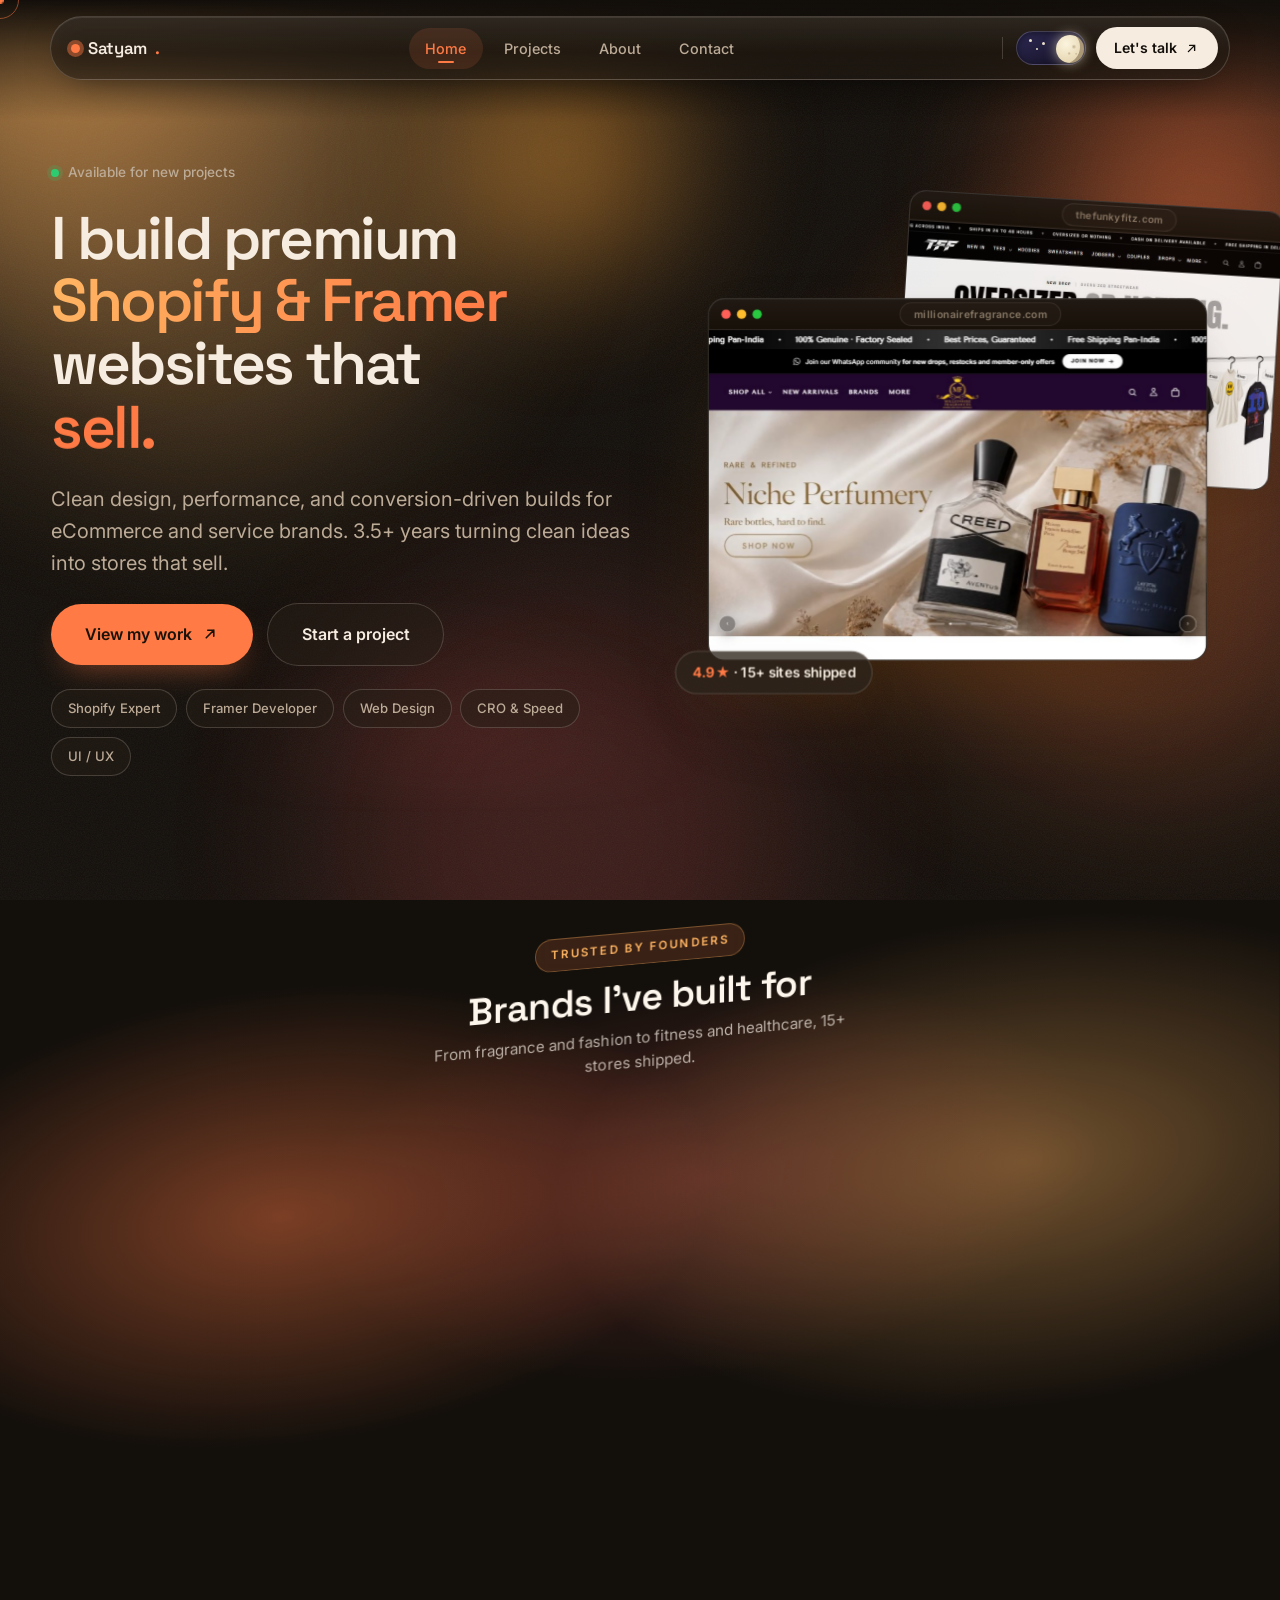
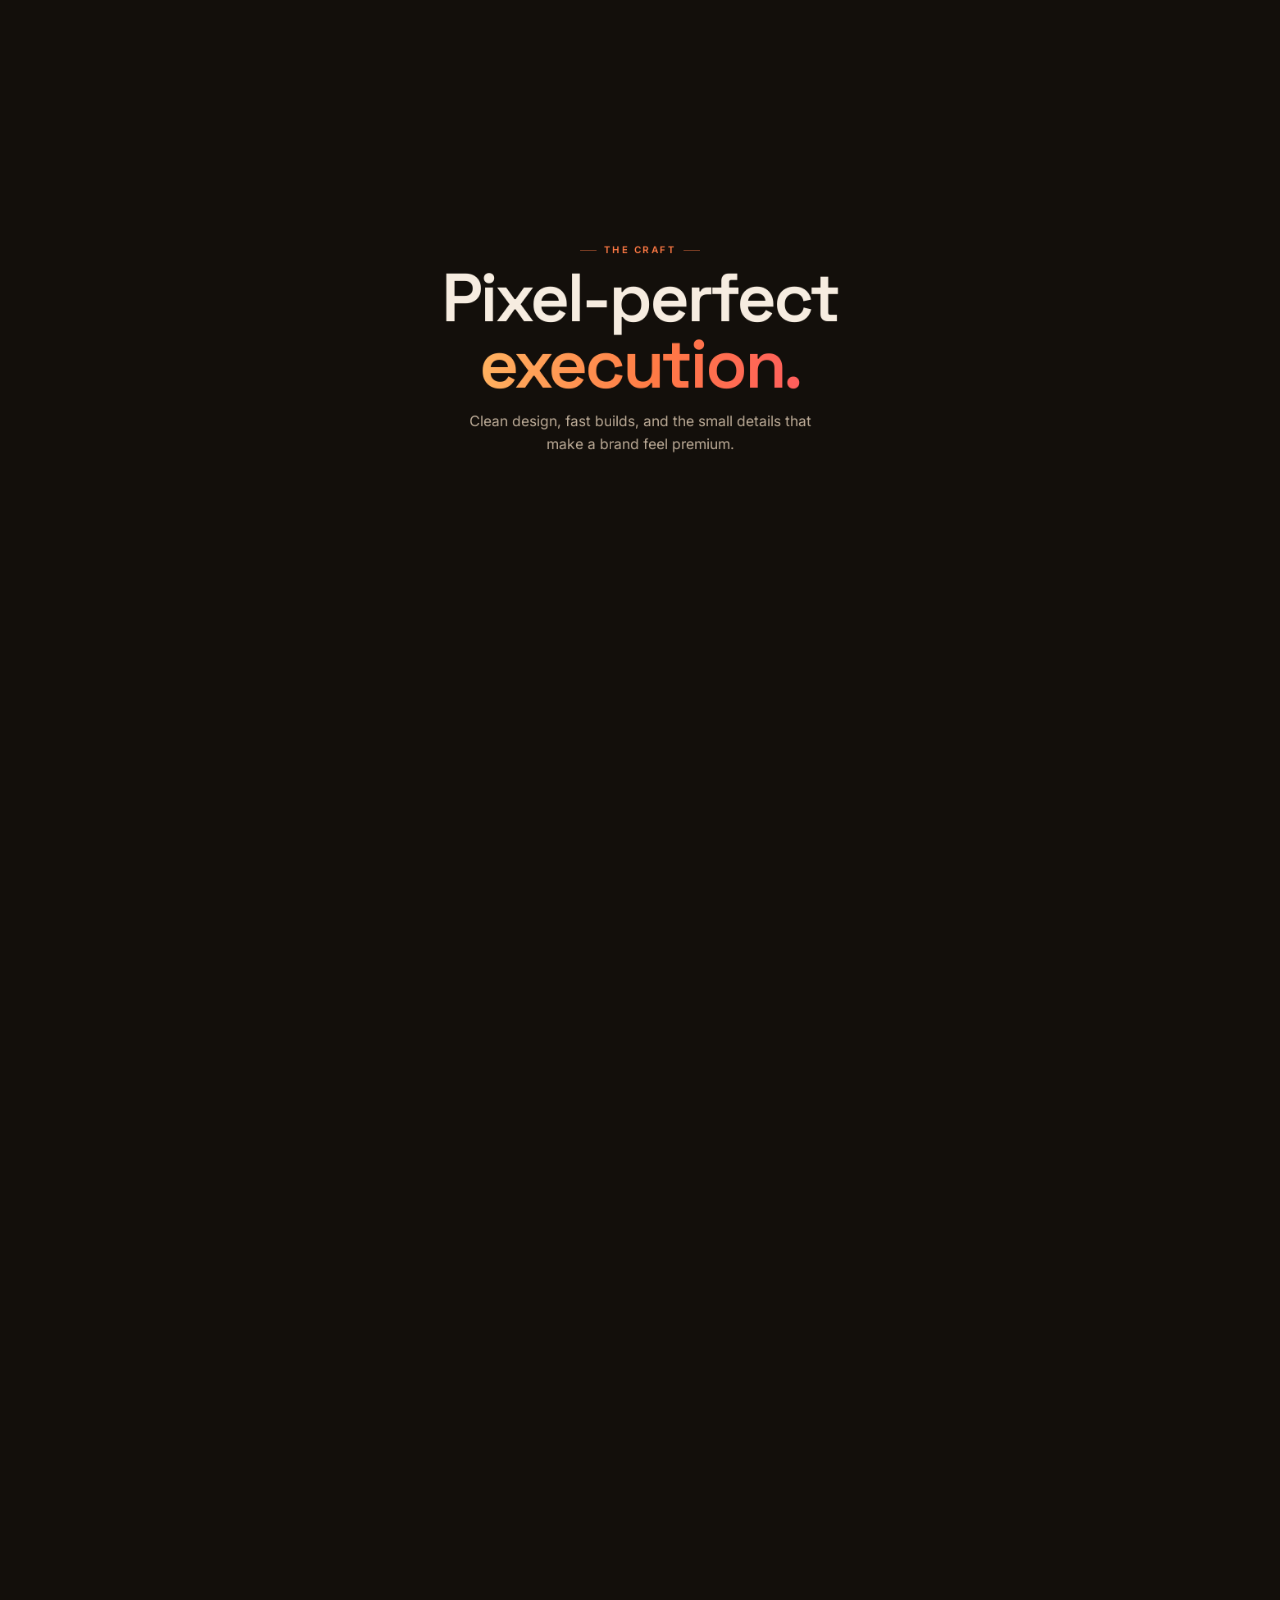
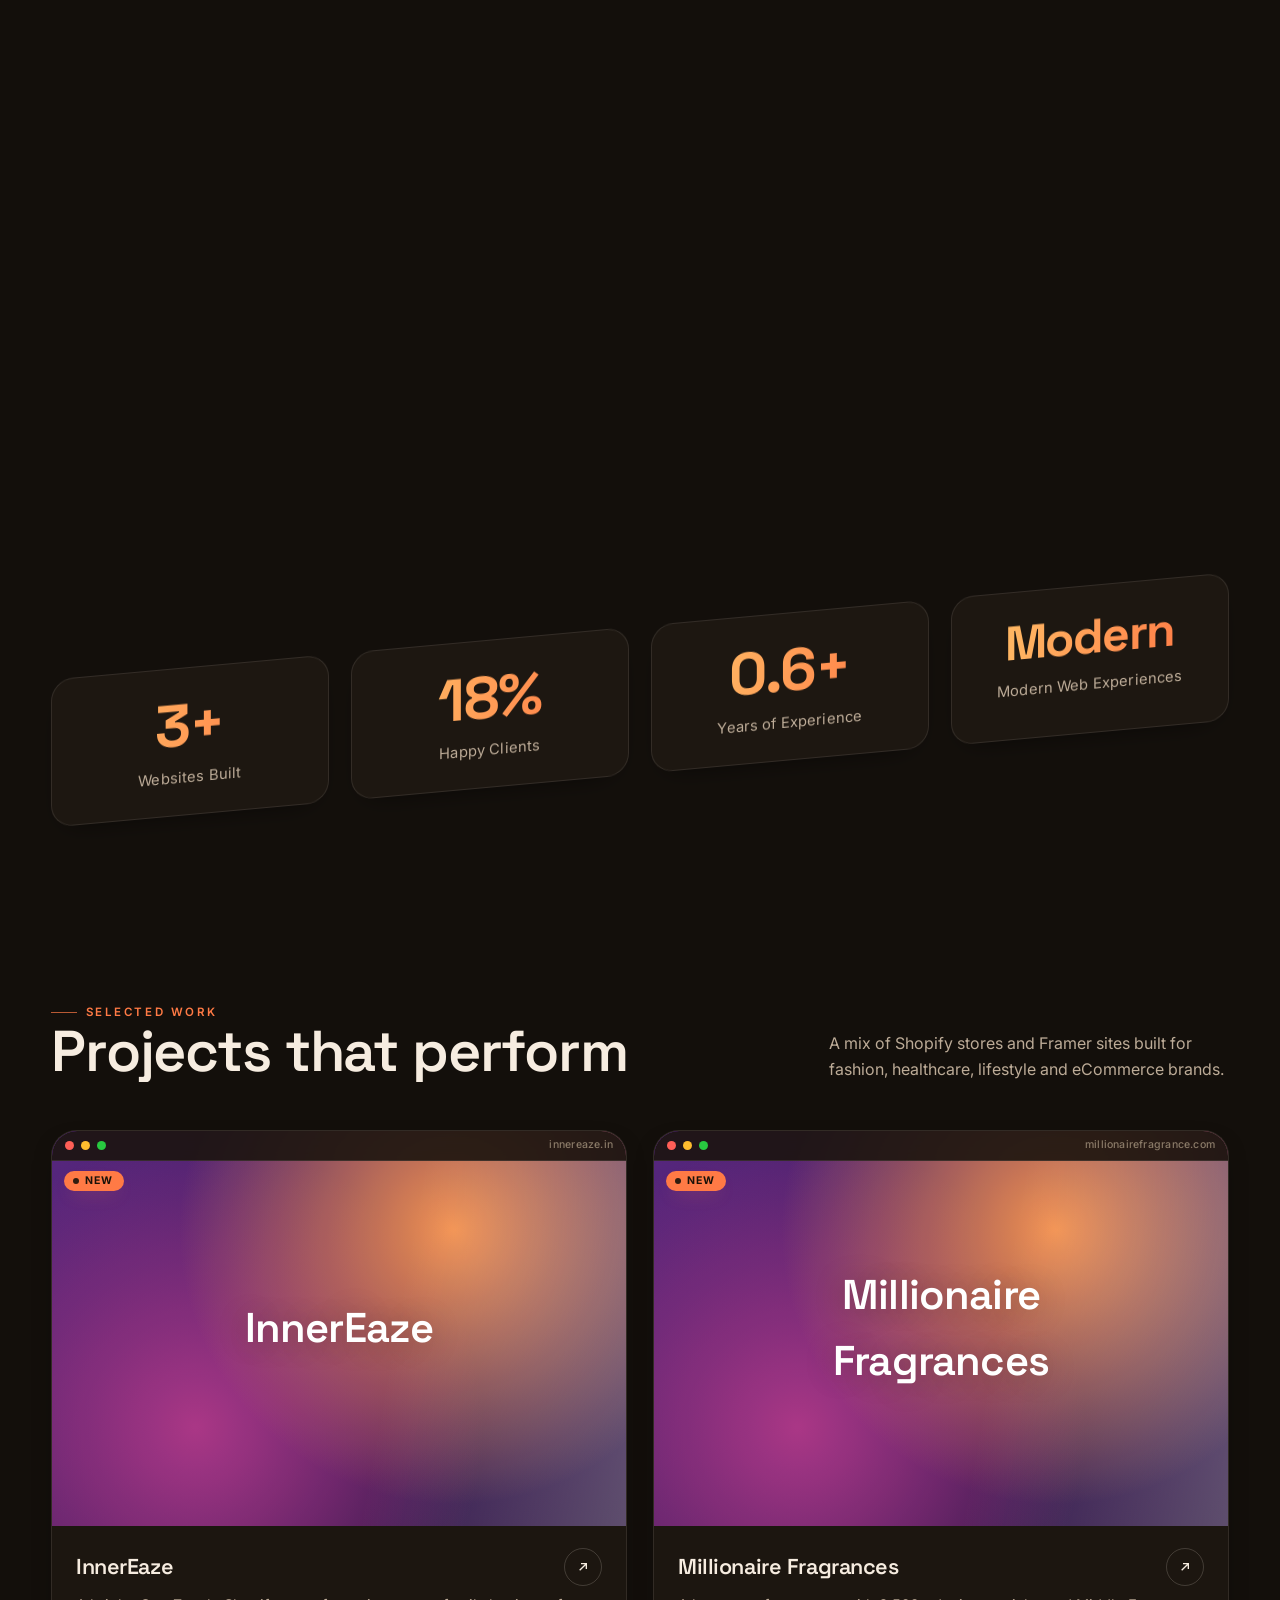
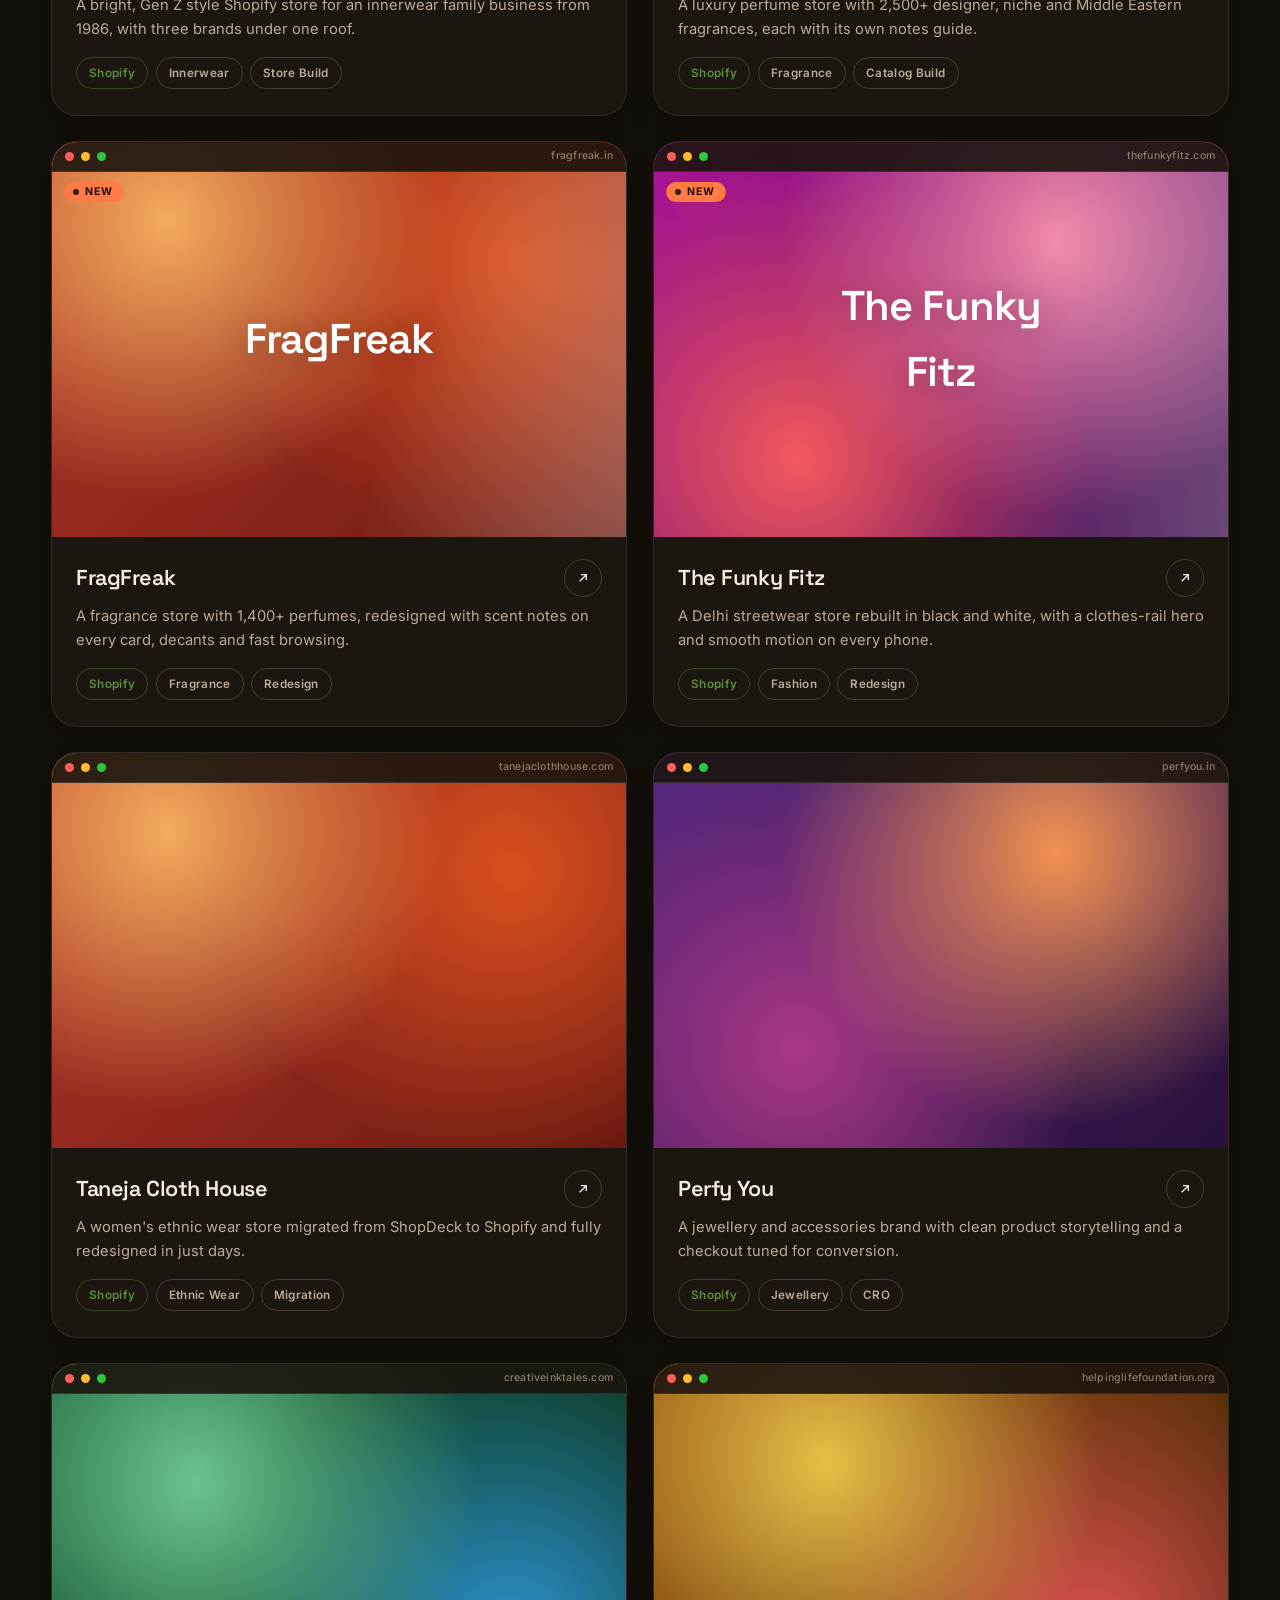
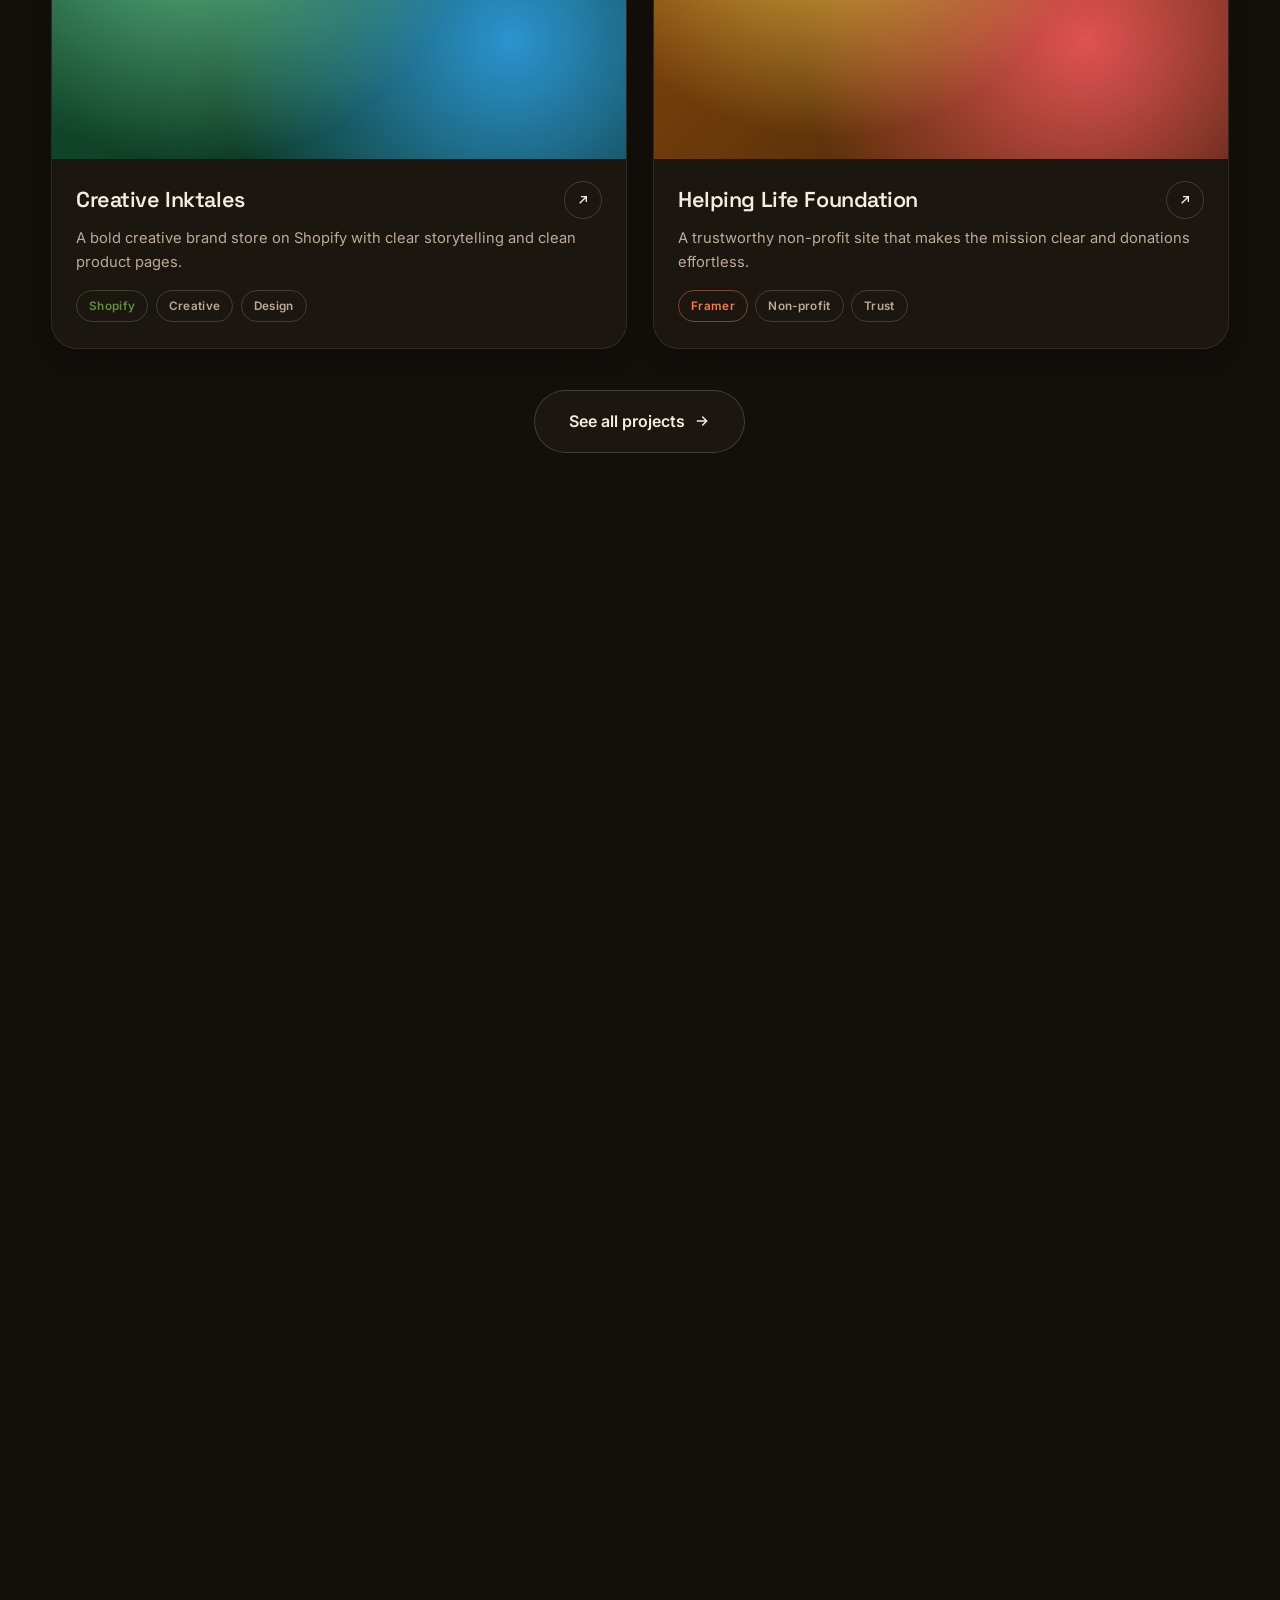
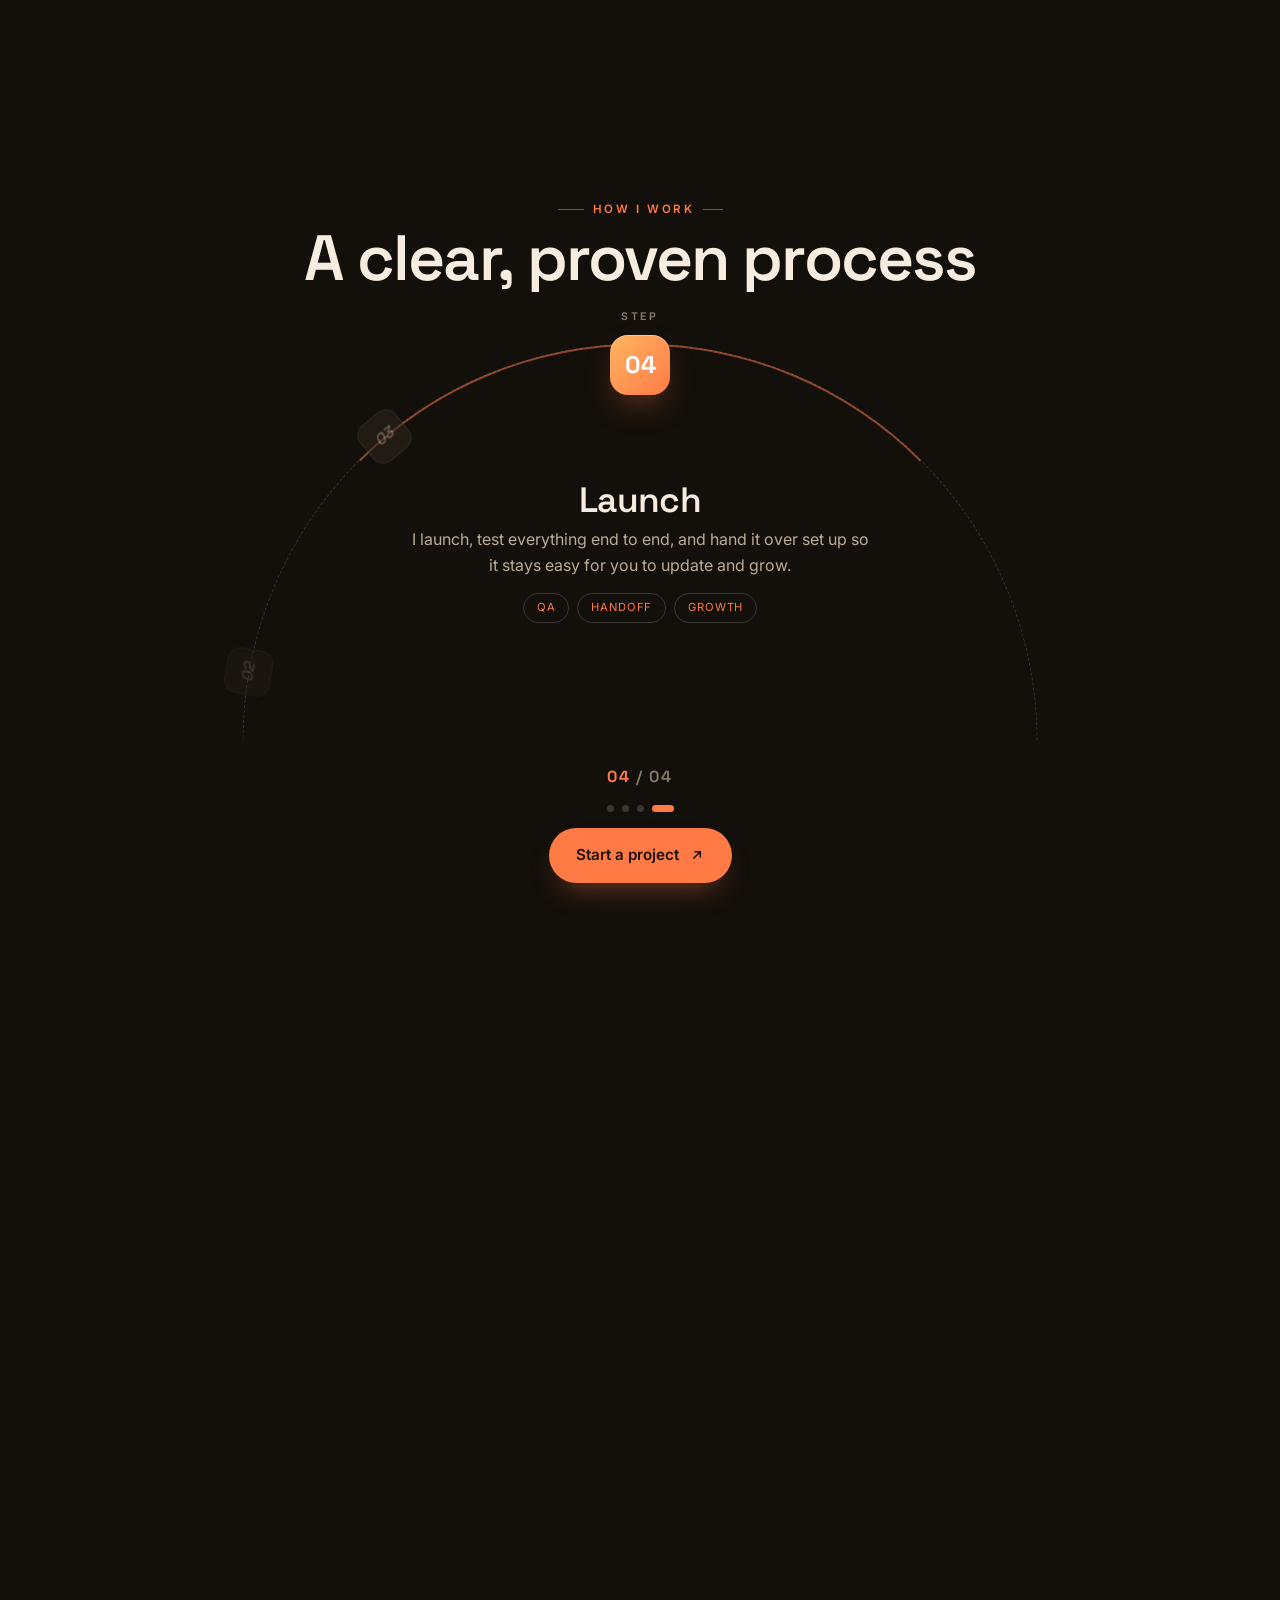
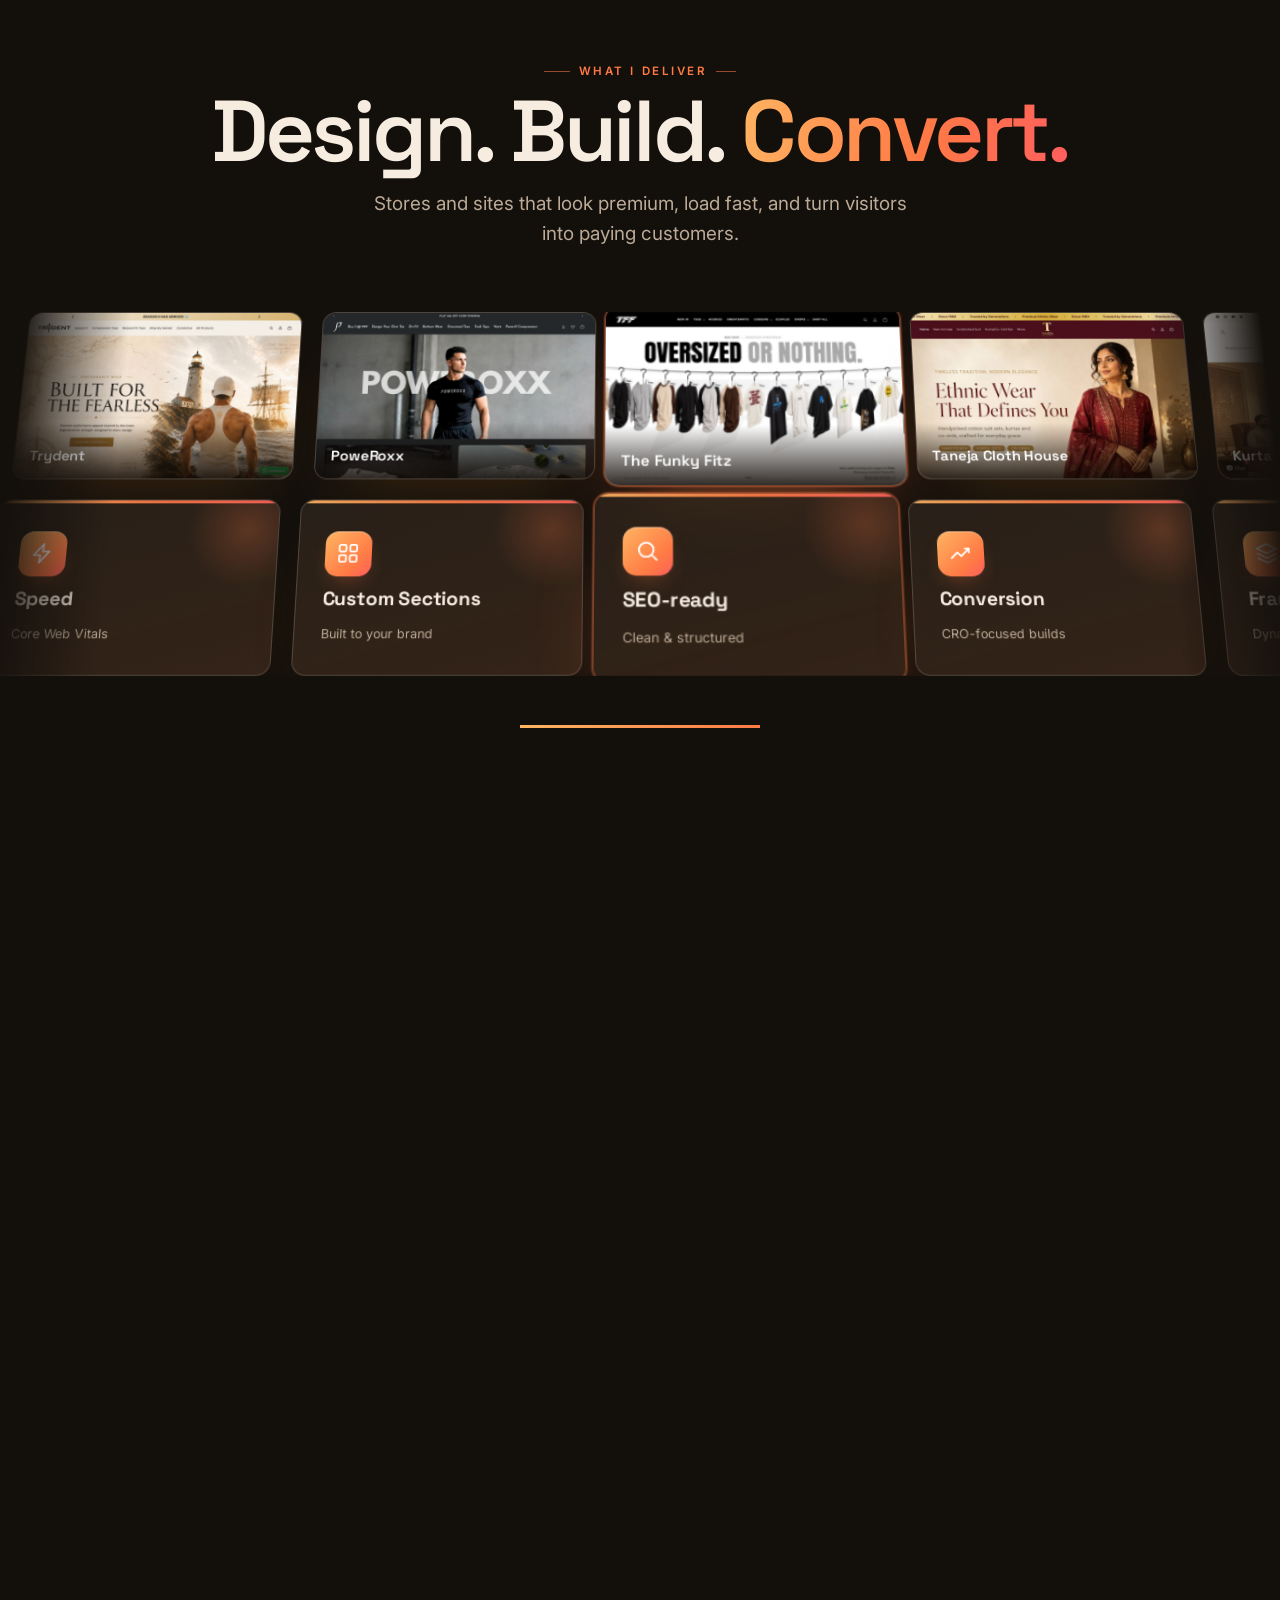
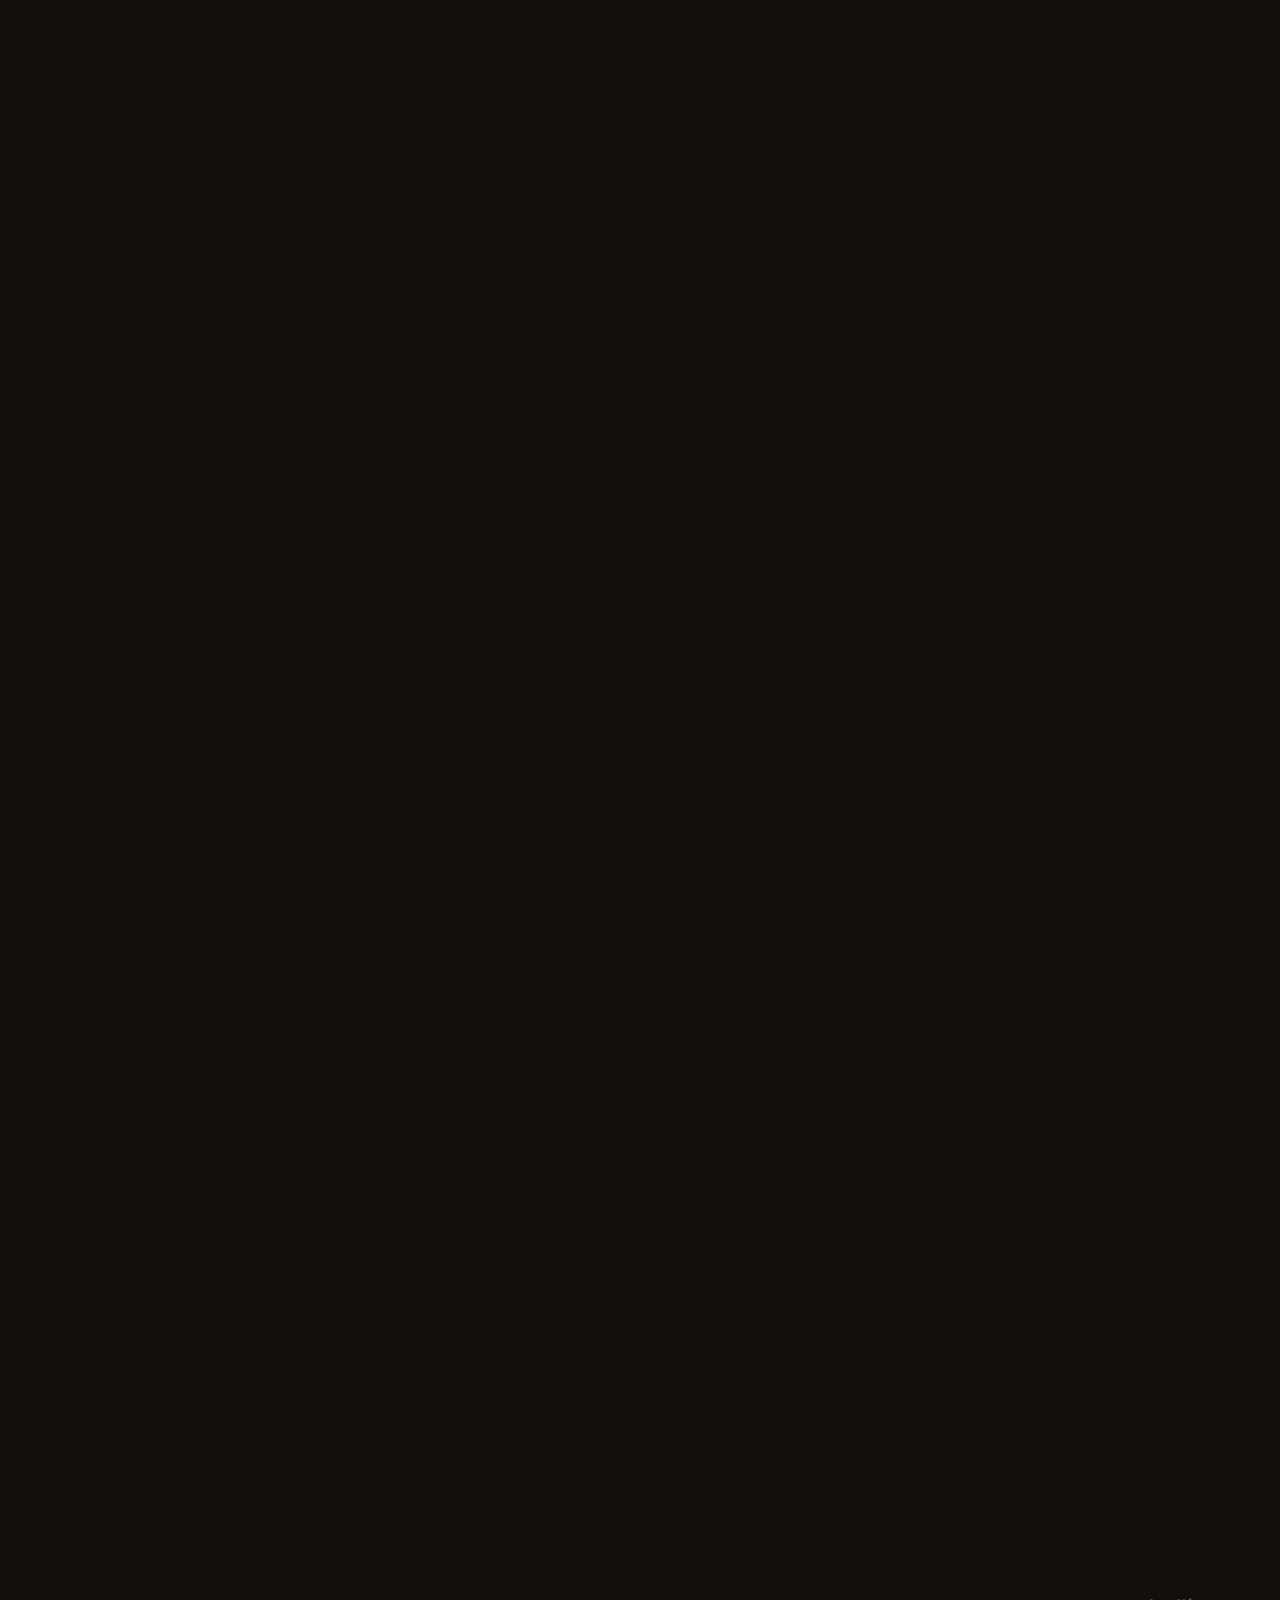
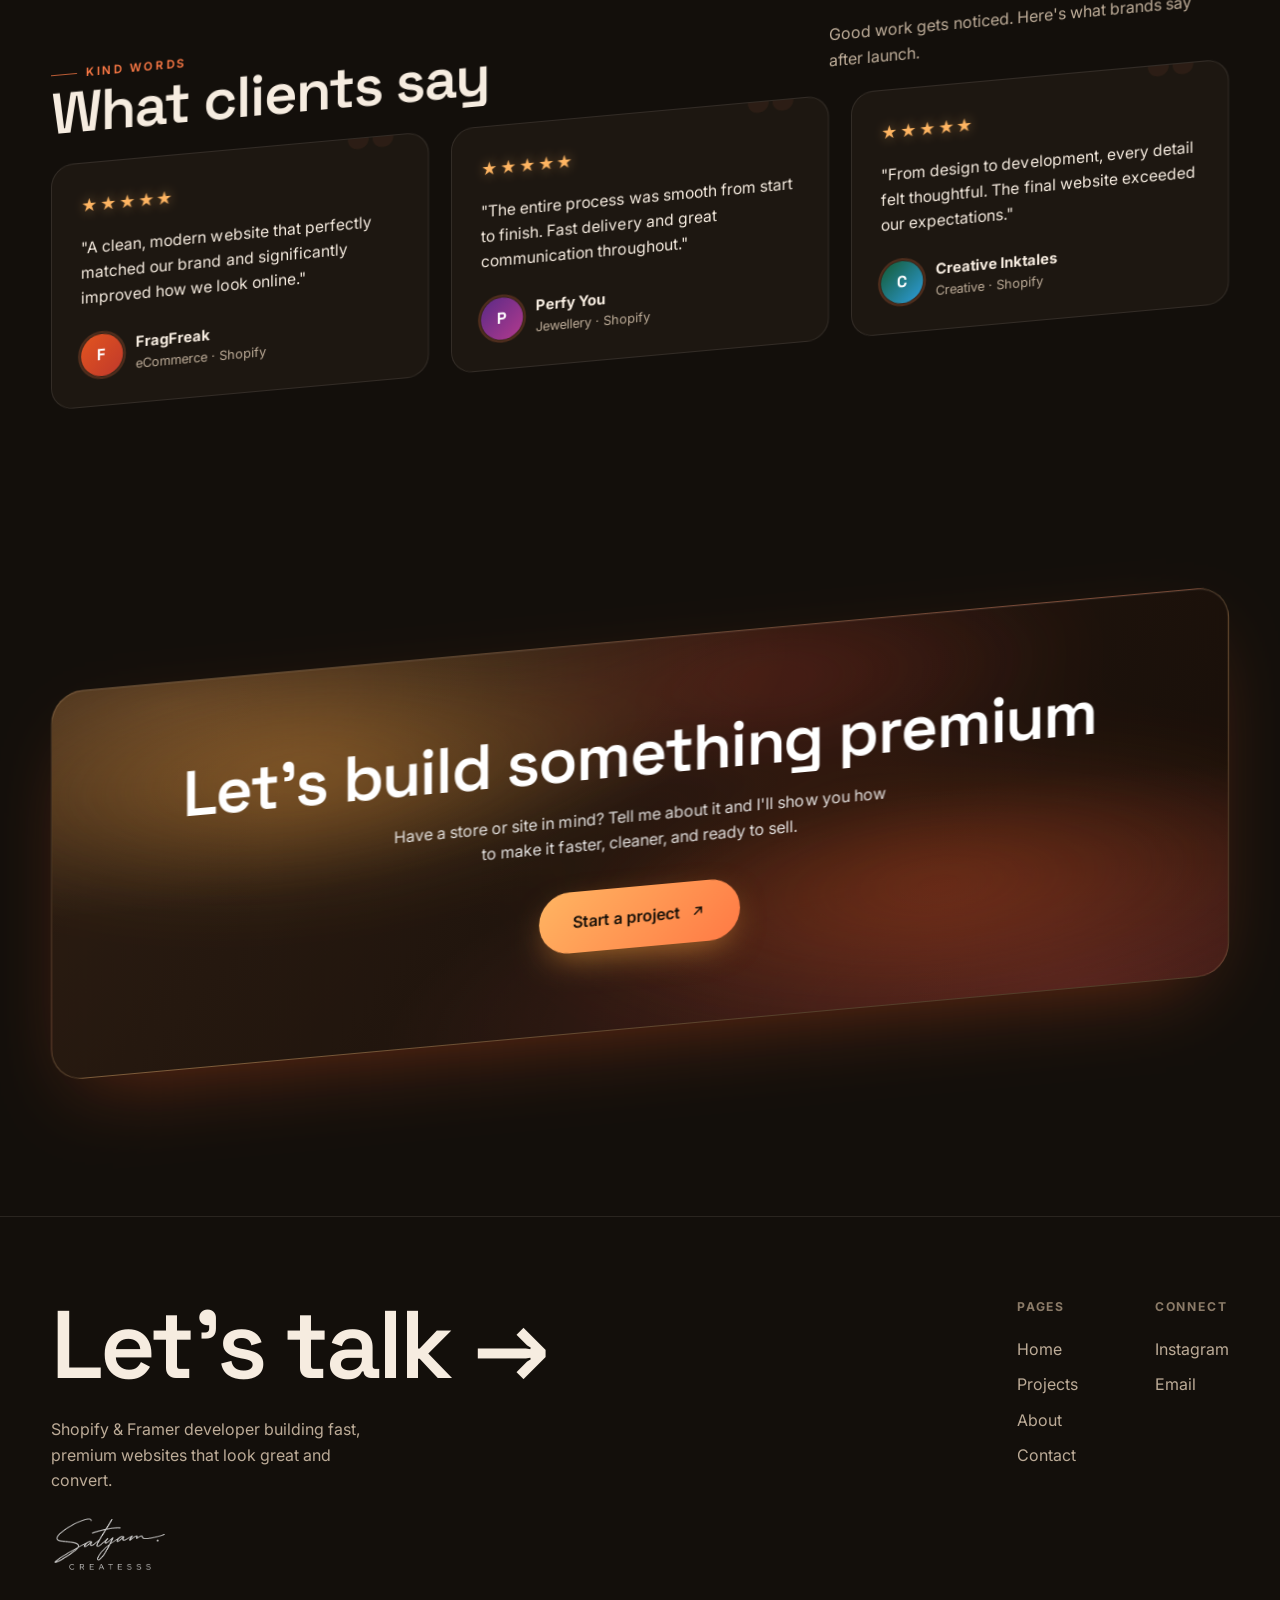
<file: index.html>
<!DOCTYPE html>
<html lang="en" data-theme="dark">
<head>
<meta charset="UTF-8" />
<meta name="viewport" content="width=device-width, initial-scale=1.0" />
<link rel="icon" type="image/svg+xml" href="favicon.svg" />
<link rel="icon" type="image/png" sizes="32x32" href="favicon-32.png" />
<link rel="icon" type="image/png" sizes="16x16" href="favicon-16.png" />
<link rel="apple-touch-icon" href="apple-touch-icon.png" />
<meta name="theme-color" content="#E2541F" />
<meta property="og:type" content="website" />
<meta property="og:url" content="https://satyamcreatesss.netlify.app/" />
<link rel="canonical" href="https://satyamcreatesss.netlify.app/" />
<meta property="og:title" content="Satyam Shakkarwal · Shopify & Framer Web Developer" />
<meta property="og:description" content="Premium Shopify stores and Framer websites built for performance, SEO, and conversion. 15+ sites shipped, 4.9★." />
<meta property="og:image" content="https://satyamcreatesss.netlify.app/og-image.jpg" />
<meta name="twitter:card" content="summary_large_image" />
<meta name="twitter:image" content="https://satyamcreatesss.netlify.app/og-image.jpg" />
<title>Satyam Shakkarwal · Shopify & Framer Web Developer</title>
<meta name="description" content="Satyam Shakkarwal builds premium Shopify stores and Framer websites focused on clean design, performance, and conversion. 15+ sites shipped, 4.9/5 rating." />
<link rel="preconnect" href="https://fonts.googleapis.com" />
<link rel="preconnect" href="https://fonts.gstatic.com" crossorigin />
<link rel="preload" as="style" href="https://fonts.googleapis.com/css2?family=Space+Grotesk:wght@400;500;600;700&family=Inter:wght@400;500;600&display=swap" onload="this.onload=null;this.rel='stylesheet'" />
<noscript><link rel="stylesheet" href="https://fonts.googleapis.com/css2?family=Space+Grotesk:wght@400;500;600;700&family=Inter:wght@400;500;600&display=swap" /></noscript>
<style>@view-transition{navigation:auto}</style>
<script>(function(){try{var d=document.documentElement,t=localStorage.getItem("satyam-theme-v2");if(t!=="light")t="dark";d.setAttribute("data-theme",t);if(sessionStorage.getItem("satyam-pre")){d.classList.add("pre-seen");if("onpagereveal" in window)addEventListener("pagereveal",function(e){if(!e.viewTransition)d.classList.add("page-in")});else d.classList.add("page-in")}}catch(e){}})();</script>
<link rel="stylesheet" href="assets/css/style.css?v=54" />
</head>
<body class="no-scroll">

<!-- PRELOADER (content built by main.js) -->
<div class="preloader" data-word="SATYAM"></div>

<!-- BACKDROP -->
<div class="bg-field" aria-hidden="true">
  <span class="blob b1"></span><span class="blob b2"></span><span class="blob b3"></span>
</div>
<div class="bg-grain" aria-hidden="true"></div>
<div class="scroll-prog"></div>
<div class="page-spine" aria-hidden="true"></div>
<div class="cursor-dot" aria-hidden="true"></div>
<div class="cursor-ring" aria-hidden="true"></div>

<!-- NAV -->
<nav class="nav">
  <div class="nav-inner">
    <a href="index.html" class="brand"><span class="dot"></span>Satyam<span style="color:var(--accent)">.</span></a>
    <div class="nav-links">
      <a href="index.html">Home</a>
      <a href="projects.html">Projects</a>
      <a href="about.html">About</a>
      <a href="contact.html">Contact</a>
    </div>
    <div class="nav-right">
      <button class="theme-switch" data-theme-toggle aria-label="Toggle light and dark theme">
        <span class="ts-star s1"></span><span class="ts-star s2"></span><span class="ts-star s3"></span>
        <span class="ts-thumb"><span class="ts-sun"><svg viewBox="0 0 24 24" fill="none" stroke="currentColor" stroke-width="2.4" stroke-linecap="round"><circle cx="12" cy="12" r="3.6"/><path d="M12 2.5v2.2M12 19.3v2.2M4.6 4.6l1.5 1.5M17.9 17.9l1.5 1.5M2.5 12h2.2M19.3 12h2.2M6.1 17.9l-1.5 1.5M19.4 4.6l-1.5 1.5"/></svg></span></span>
      </button>
      <a href="contact.html" class="nav-cta" data-magnetic="0.25">Let's talk
        <svg viewBox="0 0 24 24" fill="none" stroke="currentColor" stroke-width="2.2" stroke-linecap="round" style="width:15px;height:15px"><path d="M7 17L17 7M9 7h8v8"/></svg>
      </a>
      <button class="burger" aria-label="Menu"><span></span><span></span><span></span></button>
    </div>
  </div>
</nav>

<!-- MOBILE MENU -->
<div class="mobile-menu">
  <div class="mm-inner">
    <span class="mm-eyebrow">Navigate</span>
    <nav class="mm-links">
      <a href="index.html"><span class="mm-i">01</span> Home <span class="mm-ar"><svg viewBox="0 0 24 24" fill="none" stroke="currentColor" stroke-width="2" stroke-linecap="round"><path d="M5 12h14M13 6l6 6-6 6"/></svg></span></a>
      <a href="projects.html"><span class="mm-i">02</span> Projects <span class="mm-ar"><svg viewBox="0 0 24 24" fill="none" stroke="currentColor" stroke-width="2" stroke-linecap="round"><path d="M5 12h14M13 6l6 6-6 6"/></svg></span></a>
      <a href="about.html"><span class="mm-i">03</span> About <span class="mm-ar"><svg viewBox="0 0 24 24" fill="none" stroke="currentColor" stroke-width="2" stroke-linecap="round"><path d="M5 12h14M13 6l6 6-6 6"/></svg></span></a>
      <a href="contact.html"><span class="mm-i">04</span> Contact <span class="mm-ar"><svg viewBox="0 0 24 24" fill="none" stroke="currentColor" stroke-width="2" stroke-linecap="round"><path d="M5 12h14M13 6l6 6-6 6"/></svg></span></a>
    </nav>
    <div class="mm-foot">
      <a href="https://wa.me/917042111804" target="_blank" rel="noopener" class="mm-cta"><svg viewBox="0 0 24 24" fill="currentColor"><path d="M12.04 2C6.58 2 2.13 6.45 2.13 11.9c0 1.76.46 3.45 1.32 4.95L2 22l5.3-1.39a9.9 9.9 0 0 0 4.73 1.2h.01c5.46 0 9.91-4.45 9.91-9.9C21.95 6.45 17.5 2 12.04 2zm4.56 11.97c-.25-.12-1.47-.72-1.69-.81-.23-.08-.39-.12-.56.13-.16.25-.64.81-.79.97-.14.17-.29.19-.54.06-.25-.12-1.05-.39-1.99-1.23-.74-.66-1.23-1.47-1.38-1.72-.14-.25-.01-.38.11-.51.11-.11.25-.29.37-.43.13-.14.17-.25.25-.41.08-.17.04-.31-.02-.43-.06-.12-.56-1.34-.76-1.84-.2-.48-.4-.42-.56-.43h-.48c-.17 0-.43.06-.66.31-.22.25-.86.85-.86 2.07 0 1.22.89 2.4 1.01 2.56.12.17 1.75 2.67 4.25 3.74.59.26 1.05.41 1.41.52.59.19 1.13.16 1.56.1.48-.07 1.47-.6 1.68-1.18.21-.58.21-1.07.14-1.18-.06-.1-.22-.16-.47-.28z"/></svg> Chat on WhatsApp</a>
      <div class="mm-social">
        <a href="https://www.instagram.com/satyam.createss/" target="_blank" rel="noopener">Instagram</a>
        <a href="mailto:sam.createsssss@gmail.com">Email</a>
      </div>
    </div>
  </div>
</div>

<!-- HERO -->
<header class="hero">
  <div class="hero-scene" aria-hidden="true">
    <span class="liq liq1"></span><span class="liq liq2"></span><span class="liq liq3"></span><span class="liq liq4"></span>
  </div>
  <div class="hero-spot" aria-hidden="true"></div>
  <div class="hero-bloom" aria-hidden="true"></div>
  <div class="wrap hero-grid">
    <div class="hero-copy">
      <div class="avail" data-animate="fade-up"><span class="live"></span> Available for new projects</div>
      <h1>
        <span class="line"><span data-animate="fade-up"><span class="w"><span style="--d:.08s">I</span></span> <span class="w"><span style="--d:.15s">build</span></span> <span class="w"><span style="--d:.22s">premium</span></span></span></span>
        <span class="line"><span class="grad" data-animate="fade-up">Shopify &amp; Framer</span></span>
        <span class="line"><span data-animate="fade-up"><span class="w"><span style="--d:.44s">websites</span></span> <span class="w"><span style="--d:.51s">that</span></span> <span class="w"><span style="--d:.58s"><span class="rot"><b>convert.</b><b>sell.</b><b>scale.</b><b>rank.</b></span></span></span></span></span>
      </h1>
      <p class="hero-sub" data-animate="fade-up" data-delay="3">
        Clean design, performance, and conversion-driven builds for eCommerce and service brands.
        3.5+ years turning clean ideas into stores that sell.
      </p>
      <div class="hero-cta" data-animate="fade-up" data-delay="4">
        <a href="projects.html" class="btn btn-primary btn-lg" data-magnetic="0.3">View my work
          <svg viewBox="0 0 24 24" fill="none" stroke="currentColor" stroke-width="2.2" stroke-linecap="round"><path d="M7 17L17 7M9 7h8v8"/></svg>
        </a>
        <a href="contact.html" class="btn btn-ghost btn-lg" data-magnetic="0.3">Start a project</a>
      </div>
      <div class="hero-tags" data-animate="fade-up" data-delay="5">
        <span class="chip">Shopify Expert</span>
        <span class="chip">Framer Developer</span>
        <span class="chip">Web Design</span>
        <span class="chip">CRO &amp; Speed</span>
        <span class="chip">UI / UX</span>
      </div>
    </div>
    <div class="hero-show" aria-hidden="true">
      <div class="hs-stage">
        <figure class="hs-card hs-back"><span class="hs-bar"><i></i><i></i><i></i><span class="hs-url">thefunkyfitz.com</span></span><div class="hs-screen"><img src="assets/img/projects/the-funky-fitz-hero.jpg" alt="The Funky Fitz streetwear store built on Shopify" loading="eager" decoding="async"></div></figure>
        <figure class="hs-card hs-front"><span class="hs-bar"><i></i><i></i><i></i><span class="hs-url">millionairefragrance.com</span></span><div class="hs-screen"><img src="assets/img/projects/millionaire-fragrances-hero.jpg" alt="Millionaire Fragrances luxury perfume store built on Shopify" loading="eager" decoding="async"></div></figure>
        <span class="hs-badge"><b>4.9&#9733;</b> &middot; 15+ sites shipped</span>
      </div>
    </div>
  </div>
</header>

<!-- TICKER -->
<section class="logos">
  <div class="logos-glow" aria-hidden="true"></div>
  <div class="logos-aurora" aria-hidden="true"><span></span><span></span><span></span></div>
  <div class="logos-iris" aria-hidden="true"></div>
  <div class="wrap logos-head">
    <span class="logos-eyebrow">Trusted by founders</span>
    <h3 class="logos-title">Brands I've built for</h3>
    <p class="logos-sub">From fragrance and fashion to fitness and healthcare, 15+ stores shipped.</p>
  </div>
  <div class="logos-marquee" aria-hidden="true">
    <div class="ticker-track logos-track">
      <span class="logo-cell"><img class="lw" data-src="assets/img/logos/innereaze.png" alt="InnerEaze"></span>
      <span class="logo-cell"><img class="lw" data-src="assets/img/logos/taneja-cloth-house.png" alt="Taneja Cloth House"></span>
      <span class="logo-cell"><img class="lw inv" data-src="assets/img/logos/fragfreak.png" alt="FragFreak"></span>
      <span class="logo-cell"><img class="lw inv" data-src="assets/img/logos/perfy-you.png" alt="Perfy You"></span>
      <span class="logo-cell"><img class="lw" data-src="assets/img/logos/creative-inktales.png" alt="Creative Inktales"></span>
      <span class="logo-cell"><img class="lw" data-src="assets/img/logos/the-funky-fitz.png" alt="The Funky Fitz"></span>
      <span class="logo-cell"><img class="lw" data-src="assets/img/logos/poweroxx.png" alt="PoweRoxx"></span>
      <span class="logo-cell"><img class="lw" data-src="assets/img/logos/chaheti.png" alt="Chaheti"></span>
      <span class="logo-cell"><img class="lw" data-src="assets/img/logos/light-as-air-sales.png" alt="Light As Air Sales"></span>
    </div>
    <div class="ticker-track logos-track rev">
      <span class="logo-cell"><img class="lw" data-src="assets/img/logos/millionaire-fragrances.png" alt="Millionaire Fragrances"></span>
      <span class="logo-cell"><img class="lw" data-src="assets/img/logos/blackout-lifting-club.png" alt="Blackout Lifting Club"></span>
      <span class="logo-cell"><img class="lw" data-src="assets/img/logos/helping-life-foundation.png" alt="Helping Life Foundation"></span>
      <span class="logo-cell"><img class="lw" data-src="assets/img/logos/trydent.png" alt="Trydent"></span>
      <span class="logo-cell"><img class="lw" data-src="assets/img/logos/glass-on-go.png" alt="Glass On Go"></span>
      <span class="logo-cell"><img class="lw" data-src="assets/img/logos/kurta-pyjama-ca.png" alt="Kurta Pyjama CA"></span>
      <span class="logo-cell"><img class="lw" data-src="assets/img/logos/sundar-prem.png" alt="Sundar Prem"></span>
      <span class="logo-cell"><img class="lw" data-src="assets/img/logos/owners-pride-healthcare.png" alt="Owner's Pride Healthcare"></span>
    </div>
  </div>
</section>

<!-- CONVERGE CRAFT MOMENT -->
<section class="cv-sec" id="craft" aria-label="The craft">
  <div class="cv-pin">
    <div class="cv-stage">
      <div class="cv-card cv-l cv-design">
        <span class="cvc-tag">Design</span>
        <div class="cvc-pal"><i style="background:#E2541F"></i><i style="background:#F2A03D"></i><i style="background:#C0392B"></i><i style="background:#211A12"></i><i style="background:#FBF4EA"></i></div>
        <div class="cvc-type">Aa</div>
        <div class="cvc-meta">Space Grotesk &middot; clean hierarchy</div>
      </div>
      <div class="cv-card cv-r cv-build">
        <span class="cvc-tag">Build</span>
<pre class="cvc-code"><span class="c1">&lt;section</span> <span class="c2">class</span>=<span class="c3">"hero"</span><span class="c1">&gt;</span>
  <span class="c1">{%</span> <span class="c2">render</span> <span class="c3">'product'</span> <span class="c1">%}</span>
  <span class="c4">// fast. clean. converts.</span>
<span class="c1">&lt;/section&gt;</span></pre>
      </div>
      <div class="cv-mid">
        <span class="eyebrow">The craft</span>
        <h2>Pixel-perfect<br><span class="grad">execution.</span></h2>
        <p>Clean design, fast builds, and the small details that make a brand feel premium.</p>
      </div>
    </div>
  </div>
</section>

<!-- STATS -->
<section class="section" style="padding-block: clamp(3rem,7vw,5rem)">
  <div class="wrap">
    <div class="statx-grid">
      <div class="statx-card" data-animate="fade-up"><div class="statx-num"><span data-count="15" data-suffix="+">0</span></div><div class="statx-lbl">Websites Built</div></div>
      <div class="statx-card" data-animate="fade-up" data-delay="1"><div class="statx-num"><span data-count="100" data-suffix="%">0</span></div><div class="statx-lbl">Happy Clients</div></div>
      <div class="statx-card" data-animate="fade-up" data-delay="2"><div class="statx-num"><span data-count="3.5" data-suffix="+">0</span></div><div class="statx-lbl">Years of Experience</div></div>
      <div class="statx-card" data-animate="fade-up" data-delay="3"><div class="statx-num statx-word">Modern</div><div class="statx-lbl">Modern Web Experiences</div></div>
    </div>
  </div>
</section>

<!-- FEATURED PROJECTS -->
<section class="section" id="work">
  <div class="wrap">
    <div class="sec-head">
      <div>
        <span class="eyebrow" data-animate="fade-up">Selected work</span>
        <h2 class="reveal-words" data-animate>Projects that perform</h2>
      </div>
      <p data-animate="fade-up" data-delay="1">A mix of Shopify stores and Framer sites built for fashion, healthcare, lifestyle and eCommerce brands.</p>
    </div>

    <div class="proj-grid">
      <a href="project.html?p=innereaze" class="proj-card card3d" data-card3d>
        <div class="proj-visual"><div class="mesh mesh-b"></div><span class="logo">InnerEaze</span></div>
        <div class="proj-body">
          <div class="top"><h3>InnerEaze</h3><span class="arrow"><svg viewBox="0 0 24 24" fill="none" stroke="currentColor" stroke-width="2" style="width:16px;height:16px"><path d="M7 17L17 7M9 7h8v8"/></svg></span></div>
          <p>A bright, Gen Z style Shopify store for an innerwear family business from 1986, with three brands under one roof.</p>
          <div class="proj-meta"><span class="tag shopify">Shopify</span><span class="tag">Innerwear</span><span class="tag">Store Build</span></div>
        </div>
      </a>
      <a href="project.html?p=millionaire-fragrances" class="proj-card card3d" data-card3d>
        <div class="proj-visual"><div class="mesh mesh-b"></div><span class="yr">2026</span><span class="logo">Millionaire<br>Fragrances</span></div>
        <div class="proj-body">
          <div class="top"><h3>Millionaire Fragrances</h3><span class="arrow"><svg viewBox="0 0 24 24" fill="none" stroke="currentColor" stroke-width="2" style="width:16px;height:16px"><path d="M7 17L17 7M9 7h8v8"/></svg></span></div>
          <p>A luxury perfume store with 2,500+ designer, niche and Middle Eastern fragrances, each with its own notes guide.</p>
          <div class="proj-meta"><span class="tag shopify">Shopify</span><span class="tag">Fragrance</span><span class="tag">Catalog Build</span></div>
        </div>
      </a>

      <a href="project.html?p=fragfreak" class="proj-card card3d" data-card3d>
        <div class="proj-visual"><div class="mesh mesh-a"></div><span class="yr">2026</span><span class="logo">FragFreak</span></div>
        <div class="proj-body">
          <div class="top"><h3>FragFreak</h3><span class="arrow"><svg viewBox="0 0 24 24" fill="none" stroke="currentColor" stroke-width="2" style="width:16px;height:16px"><path d="M7 17L17 7M9 7h8v8"/></svg></span></div>
          <p>A fragrance store with 1,400+ perfumes, redesigned with scent notes on every card, decants and fast browsing.</p>
          <div class="proj-meta"><span class="tag shopify">Shopify</span><span class="tag">Fragrance</span><span class="tag">Redesign</span></div>
        </div>
      </a>

      <a href="project.html?p=the-funky-fitz" class="proj-card card3d" data-card3d>
        <div class="proj-visual"><div class="mesh mesh-f"></div><span class="yr">2026</span><span class="logo">The Funky<br>Fitz</span></div>
        <div class="proj-body">
          <div class="top"><h3>The Funky Fitz</h3><span class="arrow"><svg viewBox="0 0 24 24" fill="none" stroke="currentColor" stroke-width="2" style="width:16px;height:16px"><path d="M7 17L17 7M9 7h8v8"/></svg></span></div>
          <p>A Delhi streetwear store rebuilt in black and white, with a clothes-rail hero and smooth motion on every phone.</p>
          <div class="proj-meta"><span class="tag shopify">Shopify</span><span class="tag">Fashion</span><span class="tag">Redesign</span></div>
        </div>
      </a>

      <a href="project.html?p=taneja-cloth-house" class="proj-card card3d" data-card3d>
        <div class="proj-visual"><div class="mesh mesh-a"></div><span class="yr">2026</span><span class="logo">Taneja<br>Cloth House</span></div>
        <div class="proj-body">
          <div class="top"><h3>Taneja Cloth House</h3><span class="arrow"><svg viewBox="0 0 24 24" fill="none" stroke="currentColor" stroke-width="2" style="width:16px;height:16px"><path d="M7 17L17 7M9 7h8v8"/></svg></span></div>
          <p>A women's ethnic wear store migrated from ShopDeck to Shopify and fully redesigned in just days.</p>
          <div class="proj-meta"><span class="tag shopify">Shopify</span><span class="tag">Ethnic Wear</span><span class="tag">Migration</span></div>
        </div>
      </a>

      <a href="project.html?p=perfy-you" class="proj-card card3d" data-card3d>
        <div class="proj-visual"><div class="mesh mesh-b"></div><span class="yr">2026</span><span class="logo">Perfy You</span></div>
        <div class="proj-body">
          <div class="top"><h3>Perfy You</h3><span class="arrow"><svg viewBox="0 0 24 24" fill="none" stroke="currentColor" stroke-width="2" style="width:16px;height:16px"><path d="M7 17L17 7M9 7h8v8"/></svg></span></div>
          <p>A jewellery and accessories brand with clean product storytelling and a checkout tuned for conversion.</p>
          <div class="proj-meta"><span class="tag shopify">Shopify</span><span class="tag">Jewellery</span><span class="tag">CRO</span></div>
        </div>
      </a>

      <a href="project.html?p=creative-inktales" class="proj-card card3d" data-card3d>
        <div class="proj-visual"><div class="mesh mesh-c"></div><span class="yr">2025</span><span class="logo">Creative<br>Inktales</span></div>
        <div class="proj-body">
          <div class="top"><h3>Creative Inktales</h3><span class="arrow"><svg viewBox="0 0 24 24" fill="none" stroke="currentColor" stroke-width="2" style="width:16px;height:16px"><path d="M7 17L17 7M9 7h8v8"/></svg></span></div>
          <p>A bold creative brand store on Shopify with clear storytelling and clean product pages.</p>
          <div class="proj-meta"><span class="tag shopify">Shopify</span><span class="tag">Creative</span><span class="tag">Design</span></div>
        </div>
      </a>

      <a href="project.html?p=helping-life-foundation" class="proj-card card3d" data-card3d>
        <div class="proj-visual"><div class="mesh mesh-d"></div><span class="yr">2026</span><span class="logo">Helping Life<br>Foundation</span></div>
        <div class="proj-body">
          <div class="top"><h3>Helping Life Foundation</h3><span class="arrow"><svg viewBox="0 0 24 24" fill="none" stroke="currentColor" stroke-width="2" style="width:16px;height:16px"><path d="M7 17L17 7M9 7h8v8"/></svg></span></div>
          <p>A trustworthy non-profit site that makes the mission clear and donations effortless.</p>
          <div class="proj-meta"><span class="tag framer">Framer</span><span class="tag">Non-profit</span><span class="tag">Trust</span></div>
        </div>
      </a>
    </div>

    <div style="text-align:center;margin-top:2.6rem" data-animate="fade-up">
      <a href="projects.html" class="btn btn-ghost btn-lg" data-magnetic="0.3">See all projects
        <svg viewBox="0 0 24 24" fill="none" stroke="currentColor" stroke-width="2.2" stroke-linecap="round" style="width:16px;height:16px"><path d="M5 12h14M13 6l6 6-6 6"/></svg>
      </a>
    </div>
  </div>
</section>

<!-- SERVICES -->
<section class="section" id="services">
  <div class="wrap">
    <div class="sec-head">
      <div>
        <span class="eyebrow" data-animate="fade-up">What I do</span>
        <h2 class="reveal-words" data-animate>Services I offer</h2>
      </div>
      <p data-animate="fade-up" data-delay="1">From first wireframe to launch, I handle the full build.</p>
    </div>

    <div class="serv-grid">
      <div class="serv-card" data-animate="serv">
        <div class="serv-num">01</div>
        <div class="serv-ic"><svg viewBox="0 0 24 24" fill="none" stroke="currentColor" stroke-width="1.8" stroke-linecap="round"><path d="M3 9h18M9 21V9"/><rect x="3" y="3" width="18" height="18" rx="2"/></svg></div>
        <h3>Shopify &amp; Framer Development</h3>
        <p>Custom, fast-loading stores and sites built to match your brand and convert visitors into customers.</p>
        <ul><li>Theme customization</li><li>Custom sections</li><li>Framer CMS</li><li>Integrations</li></ul>
      </div>
      <div class="serv-card" data-animate="serv">
        <div class="serv-num">02</div>
        <div class="serv-ic"><svg viewBox="0 0 24 24" fill="none" stroke="currentColor" stroke-width="1.8" stroke-linecap="round"><path d="M12 2l2.4 7.4H22l-6 4.6 2.3 7.4L12 17l-6.3 4.4L8 14 2 9.4h7.6z"/></svg></div>
        <h3>UI / UX Design</h3>
        <p>Clean, modern interfaces with clear hierarchy and motion that guides people to the next step.</p>
        <ul><li>Wireframes</li><li>Design systems</li><li>Prototyping</li><li>Visual design</li></ul>
      </div>
      <div class="serv-card" data-animate="serv">
        <div class="serv-num">03</div>
        <div class="serv-ic"><svg viewBox="0 0 24 24" fill="none" stroke="currentColor" stroke-width="1.8" stroke-linecap="round"><circle cx="11" cy="11" r="7"/><path d="M21 21l-4.3-4.3"/></svg></div>
        <h3>SEO Optimization</h3>
        <p>On-page and technical SEO so your store is clean, fast, and easy for customers to find.</p>
        <ul><li>Keyword research</li><li>JSON-LD schema</li><li>Internal linking</li><li>Audits</li></ul>
      </div>
      <div class="serv-card" data-animate="serv">
        <div class="serv-num">04</div>
        <div class="serv-ic"><svg viewBox="0 0 24 24" fill="none" stroke="currentColor" stroke-width="1.8" stroke-linecap="round"><path d="M13 2L3 14h7l-1 8 10-12h-7z"/></svg></div>
        <h3>Performance &amp; CRO</h3>
        <p>Speed, Core Web Vitals, and conversion-rate work so the traffic you earn actually turns into sales.</p>
        <ul><li>Speed optimization</li><li>Core Web Vitals</li><li>A/B ideas</li><li>Landing pages</li></ul>
      </div>
    </div>
  </div>
</section>

<!-- PROCESS (rotating dial) -->
<section class="dial-sec" id="process">
  <div class="dial-pin">
    <div class="wrap">
      <div class="dial-head">
        <span class="eyebrow" data-animate="fade-up">How I work</span>
        <h2 class="reveal-words" data-animate>A clear, proven process</h2>
      </div>
      <div class="dial" data-steps="4">
        <div class="dial-arc"></div>
        <div class="dial-badge"><span class="dlbl">Step</span><b class="dnum">01</b></div>
        <div class="dial-content">
          <article class="dial-item is-on" data-i="0">
            <h3>Discover</h3>
            <p>I start by getting clear on your brand, your goals, and what success looks like, so the build has real direction from day one.</p>
            <div class="dial-tags"><span>Brand</span><span>Goals</span><span>Direction</span></div>
          </article>
          <article class="dial-item" data-i="1">
            <h3>Design</h3>
            <p>I design clean, on-brand layouts with clear hierarchy that guide your visitors straight toward the action that matters.</p>
            <div class="dial-tags"><span>Layout</span><span>Hierarchy</span><span>UX</span></div>
          </article>
          <article class="dial-item" data-i="2">
            <h3>Build</h3>
            <p>I build it fast and clean on Shopify or Framer, with speed and a solid structure baked in from the very first section.</p>
            <div class="dial-tags"><span>Shopify</span><span>Framer</span><span>Speed</span></div>
          </article>
          <article class="dial-item" data-i="3">
            <h3>Launch</h3>
            <p>I launch, test everything end to end, and hand it over set up so it stays easy for you to update and grow.</p>
            <div class="dial-tags"><span>QA</span><span>Handoff</span><span>Growth</span></div>
          </article>
        </div>
        <div class="dial-ring">
          <span class="dial-node" data-i="0"><span>01</span></span>
          <span class="dial-node" data-i="1"><span>02</span></span>
          <span class="dial-node" data-i="2"><span>03</span></span>
          <span class="dial-node" data-i="3"><span>04</span></span>
        </div>
      </div>
      <div class="dial-foot">
        <span class="dial-count"><b>01</b> <i>/ 04</i></span>
        <div class="dial-dots"><i class="on"></i><i></i><i></i><i></i></div>
        <a href="contact.html" class="btn btn-primary" data-magnetic="0.3">Start a project
          <svg viewBox="0 0 24 24" fill="none" stroke="currentColor" stroke-width="2.2" stroke-linecap="round" style="width:16px;height:16px"><path d="M7 17L17 7M9 7h8v8"/></svg>
        </a>
      </div>
    </div>
  </div>
</section>

<!-- WHAT I DELIVER — 3D marquee -->
<section class="deliver-sec" aria-label="What I deliver">
  <div class="deliver-pin">
  <div class="wrap deliver-head">
    <span class="eyebrow" data-animate="fade-up">What I deliver</span>
    <h2 data-animate="fade-up" data-delay="1">Design. Build. <span class="grad">Convert.</span></h2>
    <p data-animate="fade-up" data-delay="2">Stores and sites that look premium, load fast, and turn visitors into paying customers.</p>
  </div>
  <div class="deliver-marquee" data-animate="fade-up" data-delay="2" aria-hidden="true">
    <div class="dm-tilt">
      <div class="dm-row dm-row1">
        <a class="dm-card" href="project.html?p=trydent"><img data-src="assets/img/projects/trydent-cf.jpg" alt="Trydent store" decoding="async"><span class="dm-name">Trydent</span></a>
        <a class="dm-card" href="project.html?p=poweroxx"><img data-src="assets/img/projects/poweroxx-cf.jpg" alt="PoweRoxx store" decoding="async"><span class="dm-name">PoweRoxx</span></a>
        <a class="dm-card" href="project.html?p=the-funky-fitz"><img data-src="assets/img/projects/the-funky-fitz-cf.jpg" alt="The Funky Fitz store" decoding="async"><span class="dm-name">The Funky Fitz</span></a>
        <a class="dm-card" href="project.html?p=taneja-cloth-house"><img data-src="assets/img/projects/taneja-cloth-house-cf.jpg" alt="Taneja Cloth House store" decoding="async"><span class="dm-name">Taneja Cloth House</span></a>
        <a class="dm-card" href="project.html?p=kurta-pyjama-ca"><img data-src="assets/img/projects/kurta-pyjama-ca-cf.jpg" alt="Kurta Pyjama CA store" decoding="async"><span class="dm-name">Kurta Pyjama CA</span></a>
        <a class="dm-card" href="project.html?p=blackout-lifting-club"><img data-src="assets/img/projects/blackout-lifting-club-cf.jpg" alt="Blackout Lifting Club store" decoding="async"><span class="dm-name">Blackout Lifting Club</span></a>
      </div>
      <div class="dm-row dm-row2">
        <figure class="dm-card dm-cap"><span class="dmc-ic"><svg viewBox="0 0 24 24" fill="none" stroke="currentColor" stroke-width="1.8" stroke-linejoin="round"><path d="M13 2L3 14h7l-1 8 10-12h-7z"/></svg></span><b>Speed</b><small>Core Web Vitals</small></figure>
        <figure class="dm-card dm-cap"><span class="dmc-ic"><svg viewBox="0 0 24 24" fill="none" stroke="currentColor" stroke-width="1.8"><rect x="3" y="3" width="7" height="7" rx="1.5"/><rect x="14" y="3" width="7" height="7" rx="1.5"/><rect x="3" y="14" width="7" height="7" rx="1.5"/><rect x="14" y="14" width="7" height="7" rx="1.5"/></svg></span><b>Custom Sections</b><small>Built to your brand</small></figure>
        <figure class="dm-card dm-cap"><span class="dmc-ic"><svg viewBox="0 0 24 24" fill="none" stroke="currentColor" stroke-width="1.8" stroke-linecap="round"><circle cx="11" cy="11" r="7"/><path d="M21 21l-4.3-4.3"/></svg></span><b>SEO-ready</b><small>Clean &amp; structured</small></figure>
        <figure class="dm-card dm-cap"><span class="dmc-ic"><svg viewBox="0 0 24 24" fill="none" stroke="currentColor" stroke-width="1.8" stroke-linecap="round" stroke-linejoin="round"><path d="M3 17l6-6 4 4 8-8"/><path d="M17 7h4v4"/></svg></span><b>Conversion</b><small>CRO-focused builds</small></figure>
        <figure class="dm-card dm-cap"><span class="dmc-ic"><svg viewBox="0 0 24 24" fill="none" stroke="currentColor" stroke-width="1.8" stroke-linejoin="round"><path d="M12 2 2 7l10 5 10-5-10-5z"/><path d="M2 17l10 5 10-5M2 12l10 5 10-5"/></svg></span><b>Framer CMS</b><small>Dynamic content</small></figure>
        <figure class="dm-card dm-cap"><span class="dmc-ic"><svg viewBox="0 0 24 24" fill="none" stroke="currentColor" stroke-width="1.8" stroke-linecap="round" stroke-linejoin="round"><path d="M9 2v5M15 2v5M7 7h10v4a5 5 0 0 1-10 0z"/><path d="M12 16v6"/></svg></span><b>Integrations</b><small>Apps &amp; tools</small></figure>
        <figure class="dm-card dm-cap"><span class="dmc-ic"><svg viewBox="0 0 24 24" fill="none" stroke="currentColor" stroke-width="1.8" stroke-linejoin="round"><path d="M12 2l2.2 6.8L21 11l-6.8 2.2L12 20l-2.2-6.8L3 11l6.8-2.2z"/></svg></span><b>Clean Design</b><small>Premium feel</small></figure>
      </div>
    </div>
  </div>
  <div class="dm-progress" aria-hidden="true"><i></i></div>
  </div>
</section>

<!-- ABOUT TEASER -->
<section class="section">
  <div class="wrap split">
    <div>
      <span class="eyebrow" data-animate="fade-up">About</span>
      <p class="lead" data-animate="fade-up" data-delay="1" style="margin-top:1.2rem">
        I'm Satyam, a <span class="hl">Shopify &amp; Framer developer</span> who cares about the same things you do:
        sites that load fast, look premium, and actually <span class="hl">make money</span>.
      </p>
      <div class="prose">
        <p data-animate="fade-up" data-delay="2">Over 3.5+ years I've built and managed 15+ Shopify and Framer websites across fashion, healthcare, lifestyle and eCommerce. I pair clean design with fast, solid builds, so the work doesn't just look good, it sells.</p>
      </div>
      <div style="margin-top:1.8rem" data-animate="fade-up" data-delay="3">
        <a href="about.html" class="btn btn-primary" data-magnetic="0.3">More about me
          <svg viewBox="0 0 24 24" fill="none" stroke="currentColor" stroke-width="2.2" stroke-linecap="round"><path d="M5 12h14M13 6l6 6-6 6"/></svg>
        </a>
      </div>
    </div>
    <div class="about-portrait" data-animate="zoom" data-delay="1">
      <div class="orbit-scene" aria-hidden="true">
        <span class="orbit-ring r1"></span><span class="orbit-ring r2"></span>
        <span class="orbit-ic i1"><svg viewBox="0 0 24 24" fill="none" stroke="currentColor" stroke-width="1.8" stroke-linecap="round" stroke-linejoin="round"><path d="M6 2L3 6v13a2 2 0 0 0 2 2h14a2 2 0 0 0 2-2V6l-3-4z"/><path d="M3 6h18M16 10a4 4 0 0 1-8 0"/></svg></span>
        <span class="orbit-ic i2"><svg viewBox="0 0 24 24" fill="currentColor"><path d="M5 2h14v7h-7zM5 9h7l7 7h-7v7l-7-7z"/></svg></span>
        <span class="orbit-ic i3"><svg viewBox="0 0 24 24" fill="none" stroke="currentColor" stroke-width="1.9" stroke-linecap="round" stroke-linejoin="round"><path d="M8 6l-6 6 6 6M16 6l6 6-6 6"/></svg></span>
        <span class="orbit-ic i4"><svg viewBox="0 0 24 24" fill="none" stroke="currentColor" stroke-width="1.8" stroke-linecap="round" stroke-linejoin="round"><path d="M12 20h9"/><path d="M16.5 3.5a2.1 2.1 0 0 1 3 3L7 19l-4 1 1-4z"/></svg></span>
        <span class="orbit-core">SS</span>
      </div>
      <div class="badge"><div><b>Satyam Shakkarwal</b><br><span style="opacity:.85;font-size:.85rem">Shopify &amp; Framer Developer</span></div><b style="font-size:1.4rem">4.9★</b></div>
    </div>
  </div>
</section>

<!-- TESTIMONIALS -->
<section class="section">
  <div class="wrap">
    <div class="sec-head">
      <div>
        <span class="eyebrow" data-animate="fade-up">Kind words</span>
        <h2 class="reveal-words" data-animate>What clients say</h2>
      </div>
      <p data-animate="fade-up" data-delay="1">Good work gets noticed. Here's what brands say after launch.</p>
    </div>
    <div class="testi-grid">
      <div class="testi" data-animate="fade-up">
        <div class="stars"><i>★</i><i>★</i><i>★</i><i>★</i><i>★</i></div>
        <p>"A clean, modern website that perfectly matched our brand and significantly improved how we look online."</p>
        <div class="who"><div class="av" style="background:linear-gradient(135deg,#E2541F,#C0392B)">F</div><div><b>FragFreak</b><span>eCommerce · Shopify</span></div></div>
      </div>
      <div class="testi" data-animate="fade-up" data-delay="1">
        <div class="stars"><i>★</i><i>★</i><i>★</i><i>★</i><i>★</i></div>
        <p>"The entire process was smooth from start to finish. Fast delivery and great communication throughout."</p>
        <div class="who"><div class="av" style="background:linear-gradient(135deg,#5B2A86,#B23A8E)">P</div><div><b>Perfy You</b><span>Jewellery · Shopify</span></div></div>
      </div>
      <div class="testi" data-animate="fade-up" data-delay="2">
        <div class="stars"><i>★</i><i>★</i><i>★</i><i>★</i><i>★</i></div>
        <p>"From design to development, every detail felt thoughtful. The final website exceeded our expectations."</p>
        <div class="who"><div class="av" style="background:linear-gradient(135deg,#145A32,#2D9CDB)">C</div><div><b>Creative Inktales</b><span>Creative · Shopify</span></div></div>
      </div>
    </div>
  </div>
</section>

<!-- CTA -->
<section class="section">
  <div class="wrap">
    <div class="cta-band" data-animate="zoom">
      <h2 class="reveal-words" data-animate>Let's build something premium</h2>
      <p>Have a store or site in mind? Tell me about it and I'll show you how to make it faster, cleaner, and ready to sell.</p>
      <a href="contact.html" class="btn btn-primary btn-lg" data-magnetic="0.3">Start a project
        <svg viewBox="0 0 24 24" fill="none" stroke="currentColor" stroke-width="2.2" stroke-linecap="round" style="width:16px;height:16px"><path d="M7 17L17 7M9 7h8v8"/></svg>
      </a>
    </div>
  </div>
</section>

<!-- FOOTER -->
<footer class="footer">
  <div class="wrap">
    <div class="footer-top">
      <div>
        <div class="footer-big"><a href="contact.html">Let's talk →</a></div>
        <p style="color:var(--text-2);max-width:34ch">Shopify &amp; Framer developer building fast, premium websites that look great and convert.</p>
        <img class="footer-sign" src="assets/img/logos/satyam-sign.png" alt="Satyam Createss signature" loading="lazy" />
      </div>
      <div class="footer-cols">
        <div class="footer-col">
          <h5>Pages</h5>
          <a href="index.html">Home</a><a href="projects.html">Projects</a><a href="about.html">About</a><a href="contact.html">Contact</a>
        </div>
        <div class="footer-col">
          <h5>Connect</h5>
          <a href="https://www.instagram.com/satyam.createss/" target="_blank" rel="noopener">Instagram</a>
          <a href="mailto:sam.createsssss@gmail.com">Email</a>
        </div>
      </div>
    </div>
    <div class="footer-bottom">
      <span>© <span data-year>2026</span> Satyam Shakkarwal. All rights reserved.</span>
      <span>Dwarka, Delhi · India</span>
    </div>
  </div>
</footer>

<button class="to-top" aria-label="Back to top"><svg viewBox="0 0 24 24" fill="none" stroke="currentColor" stroke-width="2.2" stroke-linecap="round" style="width:20px;height:20px"><path d="M12 19V5M5 12l7-7 7 7"/></svg></button>

<script src="assets/js/lenis.min.js?v=46"></script>
<script src="assets/js/main.js?v=55"></script>
</body>
</html>
</file>
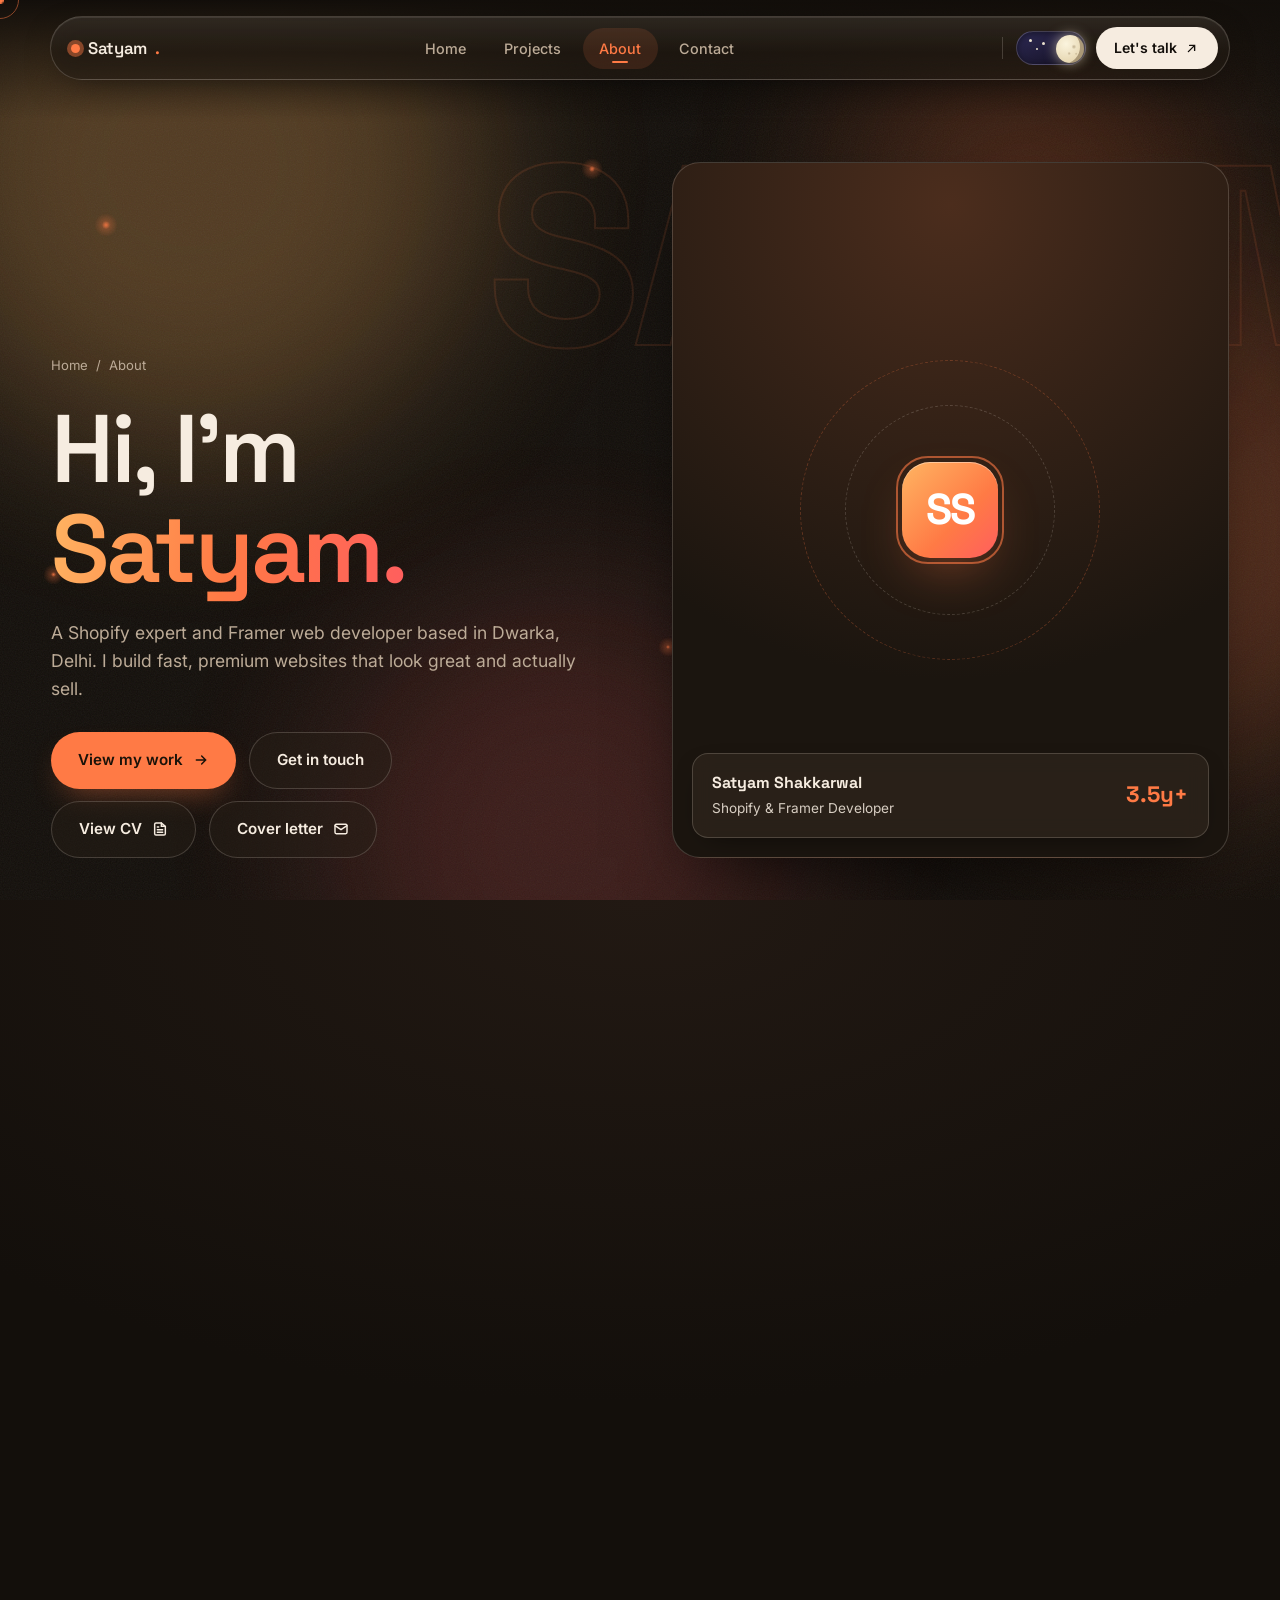
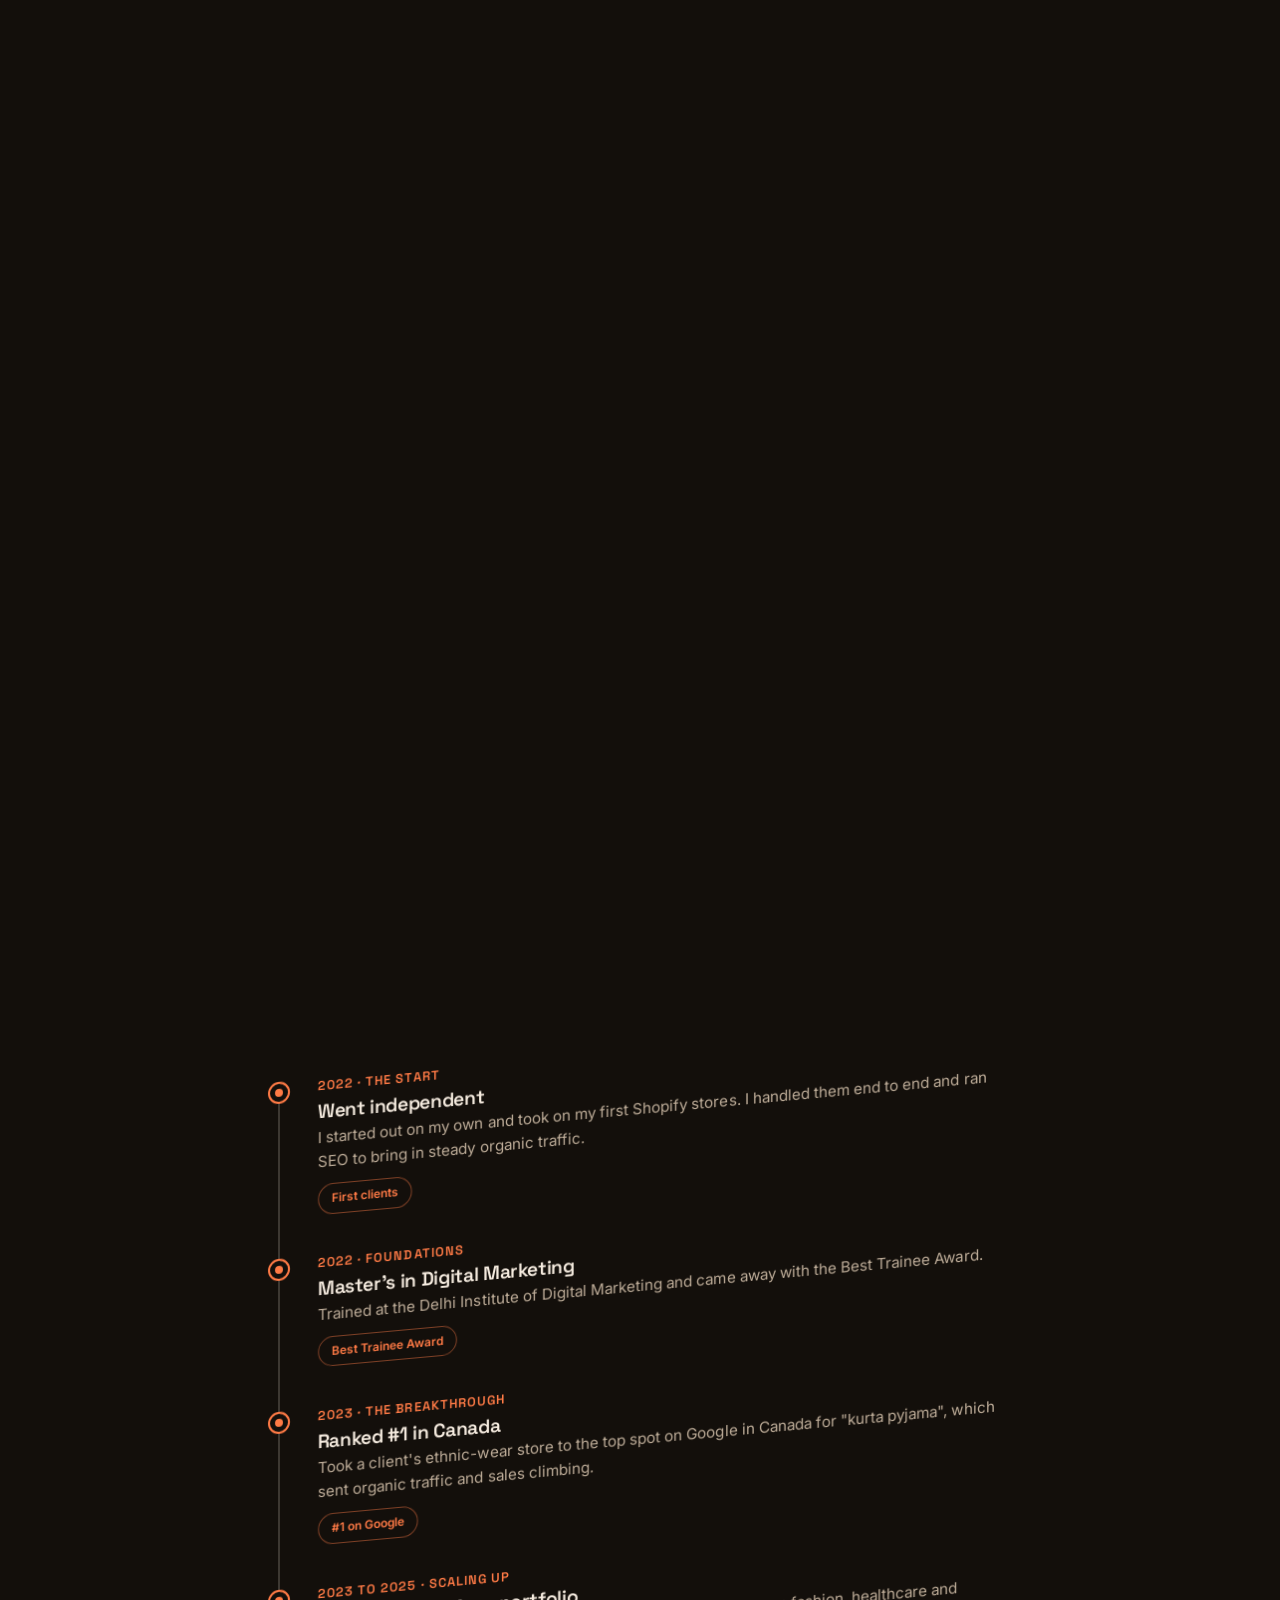
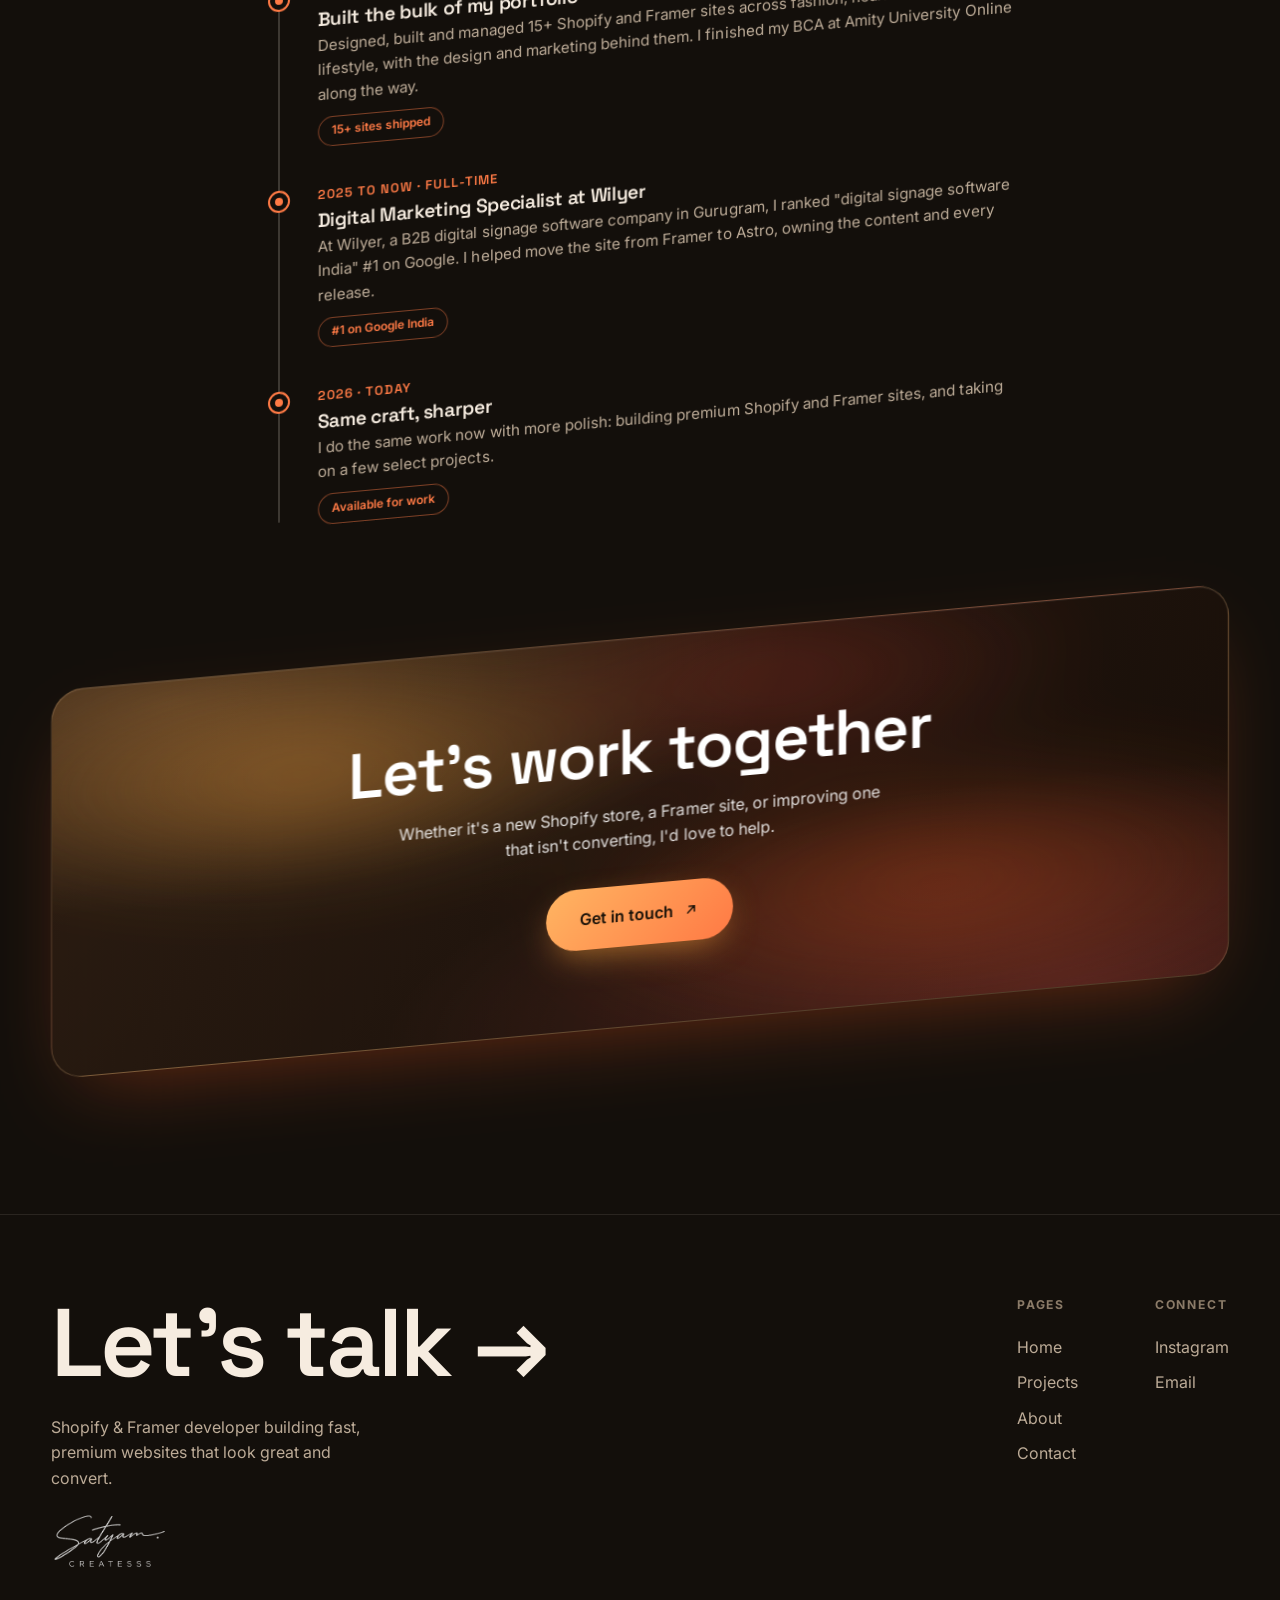
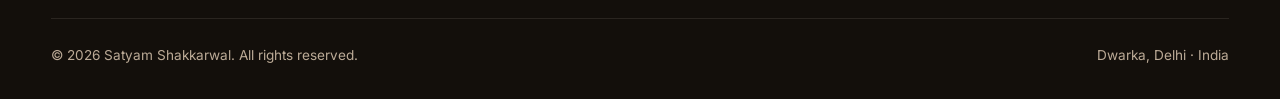
<file: about.html>
<!DOCTYPE html>
<html lang="en" data-theme="dark">
<head>
<meta charset="UTF-8" />
<meta name="viewport" content="width=device-width, initial-scale=1.0" />
<link rel="icon" type="image/svg+xml" href="favicon.svg" />
<link rel="icon" type="image/png" sizes="32x32" href="favicon-32.png" />
<link rel="icon" type="image/png" sizes="16x16" href="favicon-16.png" />
<link rel="apple-touch-icon" href="apple-touch-icon.png" />
<meta name="theme-color" content="#E2541F" />
<meta property="og:type" content="website" />
<meta property="og:url" content="https://satyamcreatesss.netlify.app/about.html" />
<link rel="canonical" href="https://satyamcreatesss.netlify.app/about.html" />
<meta property="og:title" content="About · Satyam Shakkarwal | Shopify Expert & Web Developer" />
<meta property="og:description" content="Shopify expert and Framer web developer based in Dwarka, Delhi. 3.5+ years, 15+ premium sites shipped." />
<meta property="og:image" content="https://satyamcreatesss.netlify.app/og-image.jpg" />
<meta name="twitter:card" content="summary_large_image" />
<meta name="twitter:image" content="https://satyamcreatesss.netlify.app/og-image.jpg" />
<title>About · Satyam Shakkarwal | Shopify Expert & Web Developer</title>
<meta name="description" content="Satyam Shakkarwal is a Shopify expert and Framer web developer with 3.5+ years in eCommerce, web design and conversion. Based in Dwarka, Delhi." />
<link rel="preconnect" href="https://fonts.googleapis.com" />
<link rel="preconnect" href="https://fonts.gstatic.com" crossorigin />
<link rel="preload" as="style" href="https://fonts.googleapis.com/css2?family=Space+Grotesk:wght@400;500;600;700&family=Inter:wght@400;500;600&display=swap" onload="this.onload=null;this.rel='stylesheet'" />
<noscript><link rel="stylesheet" href="https://fonts.googleapis.com/css2?family=Space+Grotesk:wght@400;500;600;700&family=Inter:wght@400;500;600&display=swap" /></noscript>
<style>@view-transition{navigation:auto}</style>
<script>(function(){try{var d=document.documentElement,t=localStorage.getItem("satyam-theme-v2");if(t!=="light")t="dark";d.setAttribute("data-theme",t);if(sessionStorage.getItem("satyam-pre")){d.classList.add("pre-seen");if("onpagereveal" in window)addEventListener("pagereveal",function(e){if(!e.viewTransition)d.classList.add("page-in")});else d.classList.add("page-in")}}catch(e){}})();</script>
<link rel="stylesheet" href="assets/css/style.css?v=54" />
</head>
<body class="no-scroll">

<div class="preloader" data-word="ABOUT"></div>

<div class="bg-field" aria-hidden="true"><span class="blob b1"></span><span class="blob b2"></span><span class="blob b3"></span></div>
<div class="bg-grain" aria-hidden="true"></div>
<div class="scroll-prog"></div>
<div class="page-spine" aria-hidden="true"></div>
<div class="cursor-dot" aria-hidden="true"></div>
<div class="cursor-ring" aria-hidden="true"></div>

<nav class="nav">
  <div class="nav-inner">
    <a href="index.html" class="brand"><span class="dot"></span>Satyam<span style="color:var(--accent)">.</span></a>
    <div class="nav-links"><a href="index.html">Home</a><a href="projects.html">Projects</a><a href="about.html">About</a><a href="contact.html">Contact</a></div>
    <div class="nav-right">
      <button class="theme-switch" data-theme-toggle aria-label="Toggle light and dark theme">
        <span class="ts-star s1"></span><span class="ts-star s2"></span><span class="ts-star s3"></span>
        <span class="ts-thumb"><span class="ts-sun"><svg viewBox="0 0 24 24" fill="none" stroke="currentColor" stroke-width="2.4" stroke-linecap="round"><circle cx="12" cy="12" r="3.6"/><path d="M12 2.5v2.2M12 19.3v2.2M4.6 4.6l1.5 1.5M17.9 17.9l1.5 1.5M2.5 12h2.2M19.3 12h2.2M6.1 17.9l-1.5 1.5M19.4 4.6l-1.5 1.5"/></svg></span></span>
      </button>
      <a href="contact.html" class="nav-cta" data-magnetic="0.25">Let's talk
        <svg viewBox="0 0 24 24" fill="none" stroke="currentColor" stroke-width="2.2" stroke-linecap="round" style="width:15px;height:15px"><path d="M7 17L17 7M9 7h8v8"/></svg>
      </a>
      <button class="burger" aria-label="Menu"><span></span><span></span><span></span></button>
    </div>
  </div>
</nav>
<div class="mobile-menu">
  <div class="mm-inner">
    <span class="mm-eyebrow">Navigate</span>
    <nav class="mm-links">
      <a href="index.html"><span class="mm-i">01</span> Home <span class="mm-ar"><svg viewBox="0 0 24 24" fill="none" stroke="currentColor" stroke-width="2" stroke-linecap="round"><path d="M5 12h14M13 6l6 6-6 6"/></svg></span></a>
      <a href="projects.html"><span class="mm-i">02</span> Projects <span class="mm-ar"><svg viewBox="0 0 24 24" fill="none" stroke="currentColor" stroke-width="2" stroke-linecap="round"><path d="M5 12h14M13 6l6 6-6 6"/></svg></span></a>
      <a href="about.html"><span class="mm-i">03</span> About <span class="mm-ar"><svg viewBox="0 0 24 24" fill="none" stroke="currentColor" stroke-width="2" stroke-linecap="round"><path d="M5 12h14M13 6l6 6-6 6"/></svg></span></a>
      <a href="contact.html"><span class="mm-i">04</span> Contact <span class="mm-ar"><svg viewBox="0 0 24 24" fill="none" stroke="currentColor" stroke-width="2" stroke-linecap="round"><path d="M5 12h14M13 6l6 6-6 6"/></svg></span></a>
    </nav>
    <div class="mm-foot">
      <a href="https://wa.me/917042111804" target="_blank" rel="noopener" class="mm-cta"><svg viewBox="0 0 24 24" fill="currentColor"><path d="M12.04 2C6.58 2 2.13 6.45 2.13 11.9c0 1.76.46 3.45 1.32 4.95L2 22l5.3-1.39a9.9 9.9 0 0 0 4.73 1.2h.01c5.46 0 9.91-4.45 9.91-9.9C21.95 6.45 17.5 2 12.04 2zm4.56 11.97c-.25-.12-1.47-.72-1.69-.81-.23-.08-.39-.12-.56.13-.16.25-.64.81-.79.97-.14.17-.29.19-.54.06-.25-.12-1.05-.39-1.99-1.23-.74-.66-1.23-1.47-1.38-1.72-.14-.25-.01-.38.11-.51.11-.11.25-.29.37-.43.13-.14.17-.25.25-.41.08-.17.04-.31-.02-.43-.06-.12-.56-1.34-.76-1.84-.2-.48-.4-.42-.56-.43h-.48c-.17 0-.43.06-.66.31-.22.25-.86.85-.86 2.07 0 1.22.89 2.4 1.01 2.56.12.17 1.75 2.67 4.25 3.74.59.26 1.05.41 1.41.52.59.19 1.13.16 1.56.1.48-.07 1.47-.6 1.68-1.18.21-.58.21-1.07.14-1.18-.06-.1-.22-.16-.47-.28z"/></svg> Chat on WhatsApp</a>
      <div class="mm-social">
        <a href="https://www.instagram.com/satyam.createss/" target="_blank" rel="noopener">Instagram</a>
        <a href="mailto:sam.createsssss@gmail.com">Email</a>
      </div>
    </div>
  </div>
</div>

<!-- INTRO -->
<header class="page-head">
  <span class="about-bgword" aria-hidden="true">SATYAM</span>
  <span class="about-spark" style="top:24%;left:8%" aria-hidden="true"></span>
  <span class="about-spark s2" style="top:62%;left:4%" aria-hidden="true"></span>
  <span class="about-spark s3" style="top:18%;left:46%" aria-hidden="true"></span>
  <span class="about-spark s4" style="top:70%;left:52%" aria-hidden="true"></span>
  <div class="wrap split" style="align-items:flex-end">
    <div>
      <div class="crumb" data-animate="fade-up"><a href="index.html">Home</a> <span>/</span> <span>About</span></div>
      <h1 data-animate="fade-up">Hi, I'm <span class="grad">Satyam.</span></h1>
      <p data-animate="fade-up" data-delay="1">A Shopify expert and Framer web developer based in Dwarka, Delhi. I build fast, premium websites that look great and actually sell.</p>
      <div style="margin-top:1.8rem;display:flex;gap:.8rem;flex-wrap:wrap" data-animate="fade-up" data-delay="2">
        <a href="projects.html" class="btn btn-primary" data-magnetic="0.3">View my work
          <svg viewBox="0 0 24 24" fill="none" stroke="currentColor" stroke-width="2.2" stroke-linecap="round" style="width:16px;height:16px"><path d="M5 12h14M13 6l6 6-6 6"/></svg>
        </a>
        <a href="contact.html" class="btn btn-ghost" data-magnetic="0.3">Get in touch</a>
        <div style="flex-basis:100%;display:flex;gap:.8rem;flex-wrap:wrap">
        <a href="https://drive.google.com/file/d/1hfkLtsmWLX9Eqe3i3jCIvHLZK3v1BKsP/view?usp=sharing" target="_blank" rel="noopener" class="btn btn-ghost" data-magnetic="0.3">View CV
          <svg viewBox="0 0 24 24" fill="none" stroke="currentColor" stroke-width="2.2" stroke-linecap="round" style="width:16px;height:16px"><path d="M14 3v5h5M16 13H8M16 17H8M10 9H8"/><path d="M14 3H6a2 2 0 0 0-2 2v14a2 2 0 0 0 2 2h12a2 2 0 0 0 2-2V8z"/></svg>
        </a>
        <a href="https://drive.google.com/file/d/1Tw6JX4Bf6pJET9tgRg-gGerrWtNzFc2Z/view?usp=sharing" target="_blank" rel="noopener" class="btn btn-ghost" data-magnetic="0.3">Cover letter
          <svg viewBox="0 0 24 24" fill="none" stroke="currentColor" stroke-width="2.2" stroke-linecap="round" stroke-linejoin="round" style="width:16px;height:16px"><rect x="3" y="5" width="18" height="14" rx="2"/><path d="M3 7l9 6 9-6"/></svg>
        </a>
        </div>
      </div>
    </div>
    <div class="about-portrait" data-animate="zoom" data-delay="1">
      <div class="orbit-scene" aria-hidden="true">
        <span class="orbit-ring r1"></span><span class="orbit-ring r2"></span>
        <span class="orbit-ic i1"><svg viewBox="0 0 24 24" fill="none" stroke="currentColor" stroke-width="1.8" stroke-linecap="round" stroke-linejoin="round"><path d="M6 2L3 6v13a2 2 0 0 0 2 2h14a2 2 0 0 0 2-2V6l-3-4z"/><path d="M3 6h18M16 10a4 4 0 0 1-8 0"/></svg></span>
        <span class="orbit-ic i2"><svg viewBox="0 0 24 24" fill="currentColor"><path d="M5 2h14v7h-7zM5 9h7l7 7h-7v7l-7-7z"/></svg></span>
        <span class="orbit-ic i3"><svg viewBox="0 0 24 24" fill="none" stroke="currentColor" stroke-width="1.9" stroke-linecap="round" stroke-linejoin="round"><path d="M8 6l-6 6 6 6M16 6l6 6-6 6"/></svg></span>
        <span class="orbit-ic i4"><svg viewBox="0 0 24 24" fill="none" stroke="currentColor" stroke-width="1.8" stroke-linecap="round" stroke-linejoin="round"><path d="M12 20h9"/><path d="M16.5 3.5a2.1 2.1 0 0 1 3 3L7 19l-4 1 1-4z"/></svg></span>
        <span class="orbit-core">SS</span>
      </div>
      <div class="badge"><div><b>Satyam Shakkarwal</b><br><span style="opacity:.85;font-size:.85rem">Shopify &amp; Framer Developer</span></div><b style="font-size:1.4rem">3.5y+</b></div>
    </div>
  </div>
</header>

<!-- TICKER -->
<div class="ticker" aria-hidden="true">
  <div class="ticker-track">
    <span class="ticker-item">Shopify ✦</span><span class="ticker-item outline">Web Design</span>
    <span class="ticker-item">Framer ✦</span><span class="ticker-item outline">Paid Ads</span>
    <span class="ticker-item">CRO ✦</span><span class="ticker-item outline">UI / UX</span>
    <span class="ticker-item">Branding ✦</span><span class="ticker-item outline">Speed</span>
  </div>
</div>

<!-- STORY -->
<section class="section">
  <div class="wrap split">
    <div>
      <span class="eyebrow" data-animate="fade-up">My story</span>
      <p class="lead scroll-fill" data-animate="fade-up" data-delay="1" style="margin-top:1.2rem">
        I started building stores because I was tired of sites that looked nice but <span class="hl">didn't sell</span>. So I learned to handle both sides: <span class="hl">design and development</span>.
      </p>
    </div>
    <div class="prose">
      <p data-animate="fade-up">Over the last 3.5+ years I've built and managed 15+ <b>Shopify stores and Framer websites</b> for eCommerce and service brands across fashion, healthcare, lifestyle and more. From the first wireframe to launch, I handle the design, the build, and the small details that make a site feel premium.</p>
      <p data-animate="fade-up" data-delay="1">My focus is simple: stores and sites that look great, load fast, and turn visitors into customers. I design and build everything myself, so it stays clean and consistent from start to finish.</p>
      <p data-animate="fade-up" data-delay="2">Today I work mostly on premium <b>Shopify and Framer</b> builds for brands that want to stand out and sell more. I'm currently open to new projects.</p>
    </div>
  </div>
</section>

<!-- STATS -->
<section class="section" style="padding-top:0">
  <div class="wrap">
    <div class="about-stats">
      <div class="statx-card" data-animate="fade-up">
        <span class="statx-spark" aria-hidden="true">✦</span>
        <div class="statx-n"><span data-count="3.5" data-suffix="y+">0</span></div>
        <div class="statx-l">Years building for the web</div>
      </div>
      <div class="statx-card" data-animate="fade-up" data-delay="1">
        <span class="statx-spark" aria-hidden="true">✦</span>
        <div class="statx-n"><span data-count="16" data-suffix="+">0</span></div>
        <div class="statx-l">Sites designed and shipped</div>
      </div>
      <div class="statx-card" data-animate="fade-up" data-delay="2">
        <span class="statx-spark" aria-hidden="true">✦</span>
        <div class="statx-n"><span data-count="4.9" data-suffix="★">0</span></div>
        <div class="statx-l">Average client rating</div>
      </div>
      <div class="statx-card" data-animate="fade-up" data-delay="3">
        <span class="statx-spark" aria-hidden="true">✦</span>
        <div class="statx-n">#1</div>
        <div class="statx-l">Google ranking, Canada</div>
      </div>
    </div>
  </div>
</section>

<!-- SKILLS -->
<section class="section" style="padding-top:0">
  <div class="wrap">
    <div class="sec-head">
      <div><span class="eyebrow" data-animate="fade-up">Capabilities</span><h2 class="reveal-words" data-animate>What I'm good at</h2></div>
      <p data-animate="fade-up" data-delay="1">A blend of development, design and marketing, so your site is built and grown by one person.</p>
    </div>
    <div class="cap-grid">
      <div class="cap-card" data-animate="fade-up">
        <div class="cap-ic"><svg viewBox="0 0 24 24" fill="none" stroke="currentColor" stroke-width="1.8" stroke-linecap="round" stroke-linejoin="round"><path d="M8 6l-6 6 6 6M16 6l6 6-6 6"/></svg></div>
        <h3>Development</h3>
        <ul class="cap-tags"><li>Shopify</li><li>Framer</li><li>Custom sections</li><li>Integrations</li><li>HTML &amp; CSS</li><li>Node.js</li><li>Speed</li></ul>
      </div>
      <div class="cap-card" data-animate="fade-up" data-delay="1">
        <div class="cap-ic"><svg viewBox="0 0 24 24" fill="none" stroke="currentColor" stroke-width="1.8" stroke-linecap="round" stroke-linejoin="round"><path d="M12 20h9"/><path d="M16.5 3.5a2.1 2.1 0 0 1 3 3L7 19l-4 1 1-4z"/></svg></div>
        <h3>Design</h3>
        <ul class="cap-tags"><li>UI / UX</li><li>Web design</li><li>Wireframes</li><li>Design systems</li><li>Visual design</li></ul>
      </div>
      <div class="cap-card" data-animate="fade-up" data-delay="2">
        <div class="cap-ic"><svg viewBox="0 0 24 24" fill="none" stroke="currentColor" stroke-width="1.8" stroke-linecap="round" stroke-linejoin="round"><path d="M3 17l6-6 4 4 8-8"/><path d="M17 7h4v4"/></svg></div>
        <h3>SEO &amp; Growth</h3>
        <ul class="cap-tags"><li>On-page SEO</li><li>Technical SEO</li><li>Schema (JSON-LD)</li><li>Meta &amp; Google Ads</li><li>GA4 &amp; GTM</li><li>CRO</li><li>Content</li></ul>
      </div>
    </div>
  </div>
</section>

<!-- JOURNEY -->
<section class="section" style="padding-top:0">
  <div class="wrap">
    <div class="sec-head" style="justify-content:center;text-align:center;flex-direction:column;align-items:center">
      <span class="eyebrow" data-animate="fade-up">My journey</span>
      <h2 class="reveal-words" data-animate>A quick timeline</h2>
    </div>
    <div class="journey">
      <div class="jrow" data-animate="fade-right"><span class="node"></span>
        <div class="yr">2022 · The start</div>
        <h4>Went independent</h4>
        <p>I started out on my own and took on my first Shopify stores. I handled them end to end and ran SEO to bring in steady organic traffic.</p>
        <span class="pill">First clients</span>
      </div>
      <div class="jrow" data-animate="fade-left"><span class="node"></span>
        <div class="yr">2022 · Foundations</div>
        <h4>Master's in Digital Marketing</h4>
        <p>Trained at the Delhi Institute of Digital Marketing and came away with the Best Trainee Award.</p>
        <span class="pill">Best Trainee Award</span>
      </div>
      <div class="jrow" data-animate="fade-right"><span class="node"></span>
        <div class="yr">2023 · The breakthrough</div>
        <h4>Ranked #1 in Canada</h4>
        <p>Took a client's ethnic-wear store to the top spot on Google in Canada for "kurta pyjama", which sent organic traffic and sales climbing.</p>
        <span class="pill">#1 on Google</span>
      </div>
      <div class="jrow" data-animate="fade-left"><span class="node"></span>
        <div class="yr">2023 to 2025 · Scaling up</div>
        <h4>Built the bulk of my portfolio</h4>
        <p>Designed, built and managed 15+ Shopify and Framer sites across fashion, healthcare and lifestyle, with the design and marketing behind them. I finished my BCA at Amity University Online along the way.</p>
        <span class="pill">15+ sites shipped</span>
      </div>
      <div class="jrow" data-animate="fade-right"><span class="node"></span>
        <div class="yr">2025 to now · Full-time</div>
        <h4>Digital Marketing Specialist at Wilyer</h4>
        <p>At Wilyer, a B2B digital signage software company in Gurugram, I ranked "digital signage software India" #1 on Google. I helped move the site from Framer to Astro, owning the content and every release.</p>
        <span class="pill">#1 on Google India</span>
      </div>
      <div class="jrow" data-animate="fade-left"><span class="node"></span>
        <div class="yr">2026 · Today</div>
        <h4>Same craft, sharper</h4>
        <p>I do the same work now with more polish: building premium Shopify and Framer sites, and taking on a few select projects.</p>
        <span class="pill">Available for work</span>
      </div>
    </div>
  </div>
</section>

<!-- CTA -->
<section class="section" style="padding-top:0">
  <div class="wrap">
    <div class="cta-band" data-animate="zoom">
      <h2 class="reveal-words" data-animate>Let's work together</h2>
      <p>Whether it's a new Shopify store, a Framer site, or improving one that isn't converting, I'd love to help.</p>
      <a href="contact.html" class="btn btn-primary btn-lg" data-magnetic="0.3">Get in touch
        <svg viewBox="0 0 24 24" fill="none" stroke="currentColor" stroke-width="2.2" stroke-linecap="round" style="width:16px;height:16px"><path d="M7 17L17 7M9 7h8v8"/></svg>
      </a>
    </div>
  </div>
</section>

<footer class="footer">
  <div class="wrap">
    <div class="footer-top">
      <div>
        <div class="footer-big"><a href="contact.html">Let's talk →</a></div>
        <p style="color:var(--text-2);max-width:34ch">Shopify &amp; Framer developer building fast, premium websites that look great and convert.</p>
        <img class="footer-sign" src="assets/img/logos/satyam-sign.png" alt="Satyam Createss signature" loading="lazy" />
      </div>
      <div class="footer-cols">
        <div class="footer-col"><h5>Pages</h5><a href="index.html">Home</a><a href="projects.html">Projects</a><a href="about.html">About</a><a href="contact.html">Contact</a></div>
        <div class="footer-col"><h5>Connect</h5>
          <a href="https://www.instagram.com/satyam.createss/" target="_blank" rel="noopener">Instagram</a>
          <a href="mailto:sam.createsssss@gmail.com">Email</a>
        </div>
      </div>
    </div>
    <div class="footer-bottom"><span>© <span data-year>2026</span> Satyam Shakkarwal. All rights reserved.</span><span>Dwarka, Delhi · India</span></div>
  </div>
</footer>

<button class="to-top" aria-label="Back to top"><svg viewBox="0 0 24 24" fill="none" stroke="currentColor" stroke-width="2.2" stroke-linecap="round" style="width:20px;height:20px"><path d="M12 19V5M5 12l7-7 7 7"/></svg></button>

<script src="assets/js/lenis.min.js?v=46"></script>
<script src="assets/js/main.js?v=55"></script>
</body>
</html>
</file>
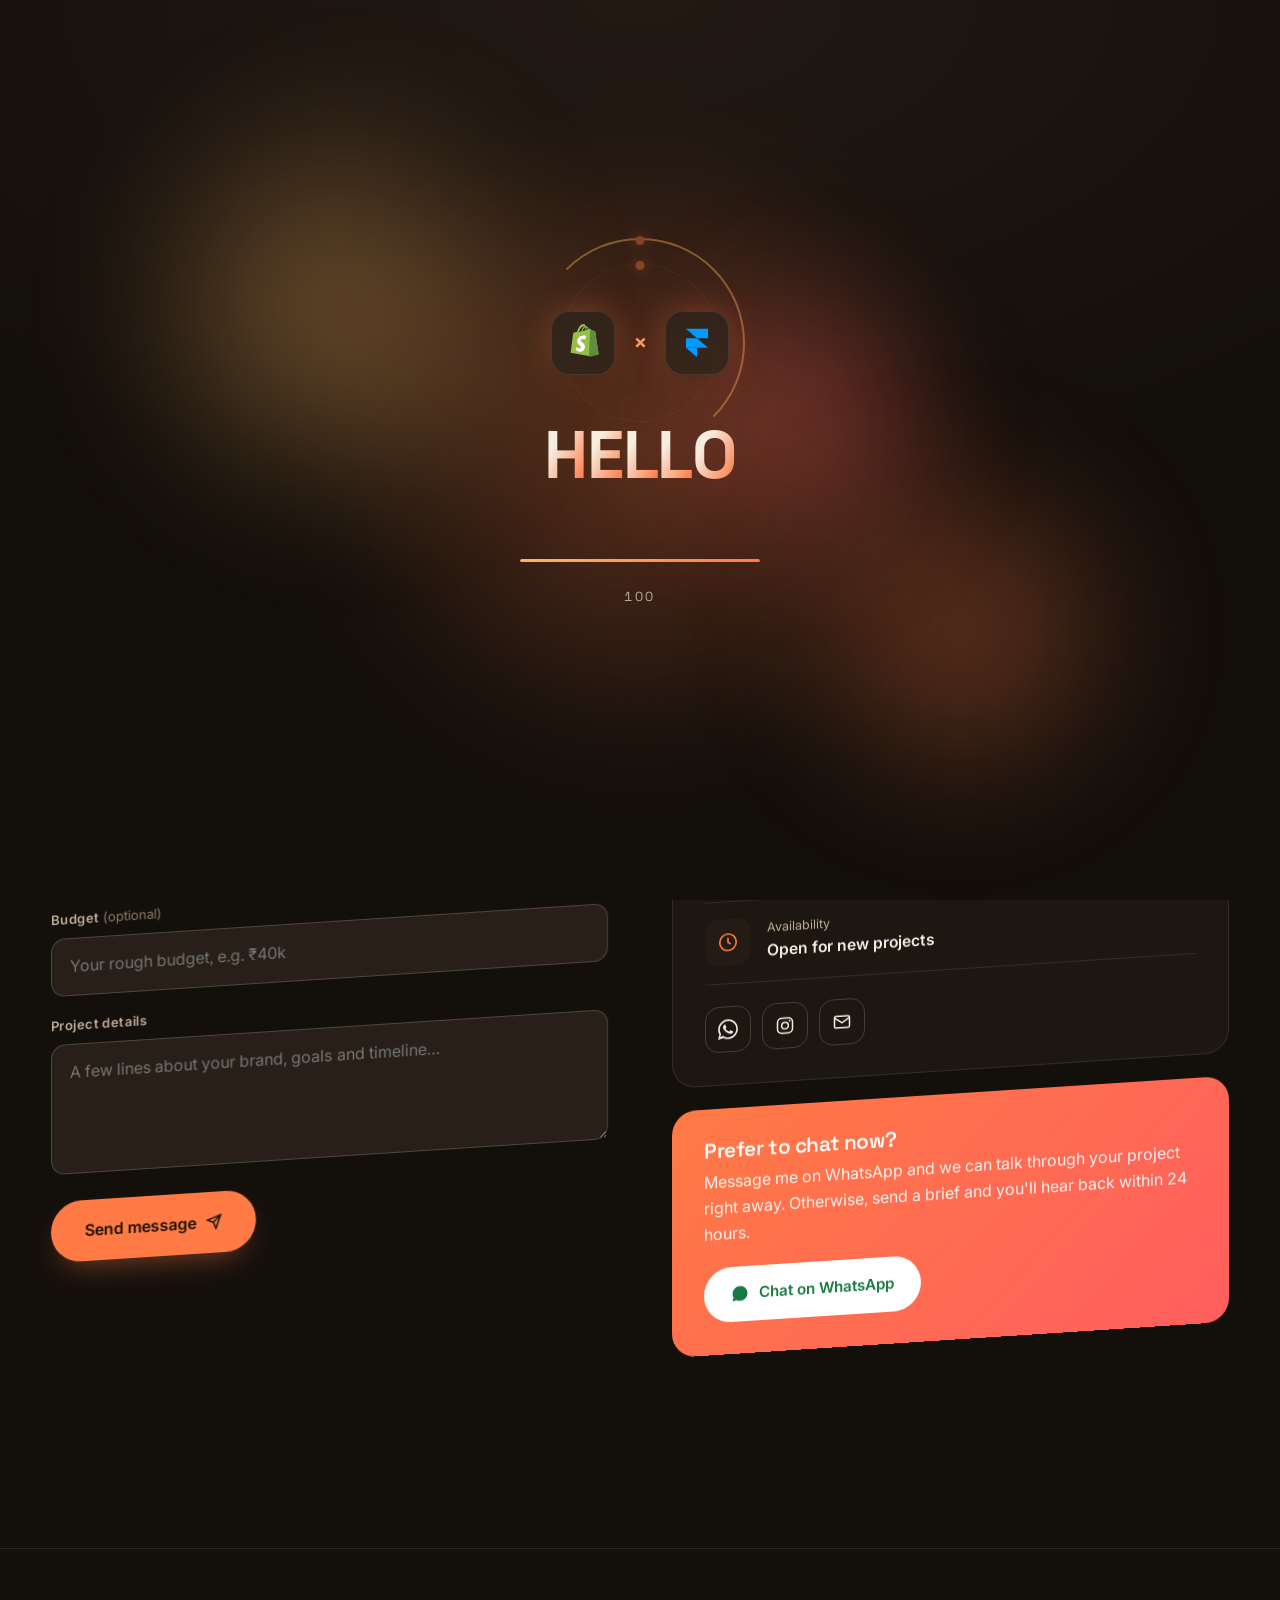
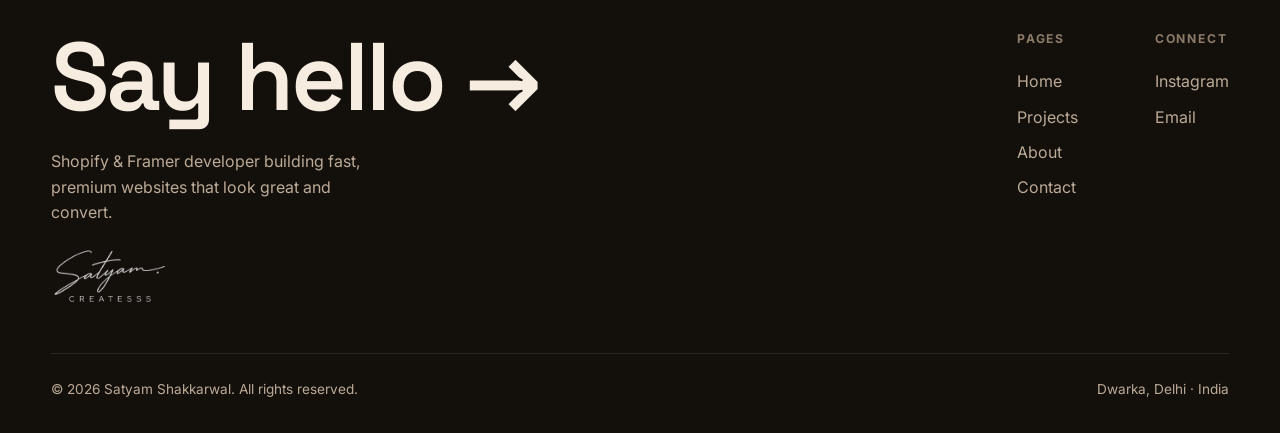
<file: contact.html>
<!DOCTYPE html>
<html lang="en" data-theme="dark">
<head>
<meta charset="UTF-8" />
<meta name="viewport" content="width=device-width, initial-scale=1.0" />
<link rel="icon" type="image/svg+xml" href="favicon.svg" />
<link rel="icon" type="image/png" sizes="32x32" href="favicon-32.png" />
<link rel="icon" type="image/png" sizes="16x16" href="favicon-16.png" />
<link rel="apple-touch-icon" href="apple-touch-icon.png" />
<meta name="theme-color" content="#E2541F" />
<meta property="og:type" content="website" />
<meta property="og:url" content="https://satyamcreatesss.netlify.app/contact.html" />
<link rel="canonical" href="https://satyamcreatesss.netlify.app/contact.html" />
<meta property="og:title" content="Contact · Satyam Shakkarwal | Shopify & Framer Projects" />
<meta property="og:description" content="Tell me about your project and I'll get back within a day. Premium Shopify & Framer builds." />
<meta property="og:image" content="https://satyamcreatesss.netlify.app/og-image.jpg" />
<meta name="twitter:card" content="summary_large_image" />
<meta name="twitter:image" content="https://satyamcreatesss.netlify.app/og-image.jpg" />
<title>Contact · Satyam Shakkarwal | Shopify & Framer Projects</title>
<meta name="description" content="Get in touch with Satyam Shakkarwal to build a premium Shopify store or Framer website. Email sam.createsssss@gmail.com or send a project brief." />
<link rel="preconnect" href="https://fonts.googleapis.com" />
<link rel="preconnect" href="https://fonts.gstatic.com" crossorigin />
<link rel="preload" as="style" href="https://fonts.googleapis.com/css2?family=Space+Grotesk:wght@400;500;600;700&family=Inter:wght@400;500;600&display=swap" onload="this.onload=null;this.rel='stylesheet'" />
<noscript><link rel="stylesheet" href="https://fonts.googleapis.com/css2?family=Space+Grotesk:wght@400;500;600;700&family=Inter:wght@400;500;600&display=swap" /></noscript>
<style>@view-transition{navigation:auto}</style>
<script>(function(){try{var d=document.documentElement,t=localStorage.getItem("satyam-theme-v2");if(t!=="light")t="dark";d.setAttribute("data-theme",t);if(sessionStorage.getItem("satyam-pre")){d.classList.add("pre-seen");if("onpagereveal" in window)addEventListener("pagereveal",function(e){if(!e.viewTransition)d.classList.add("page-in")});else d.classList.add("page-in")}}catch(e){}})();</script>
<link rel="stylesheet" href="assets/css/style.css?v=54" />
</head>
<body class="no-scroll">

<div class="preloader" data-word="HELLO"></div>

<div class="bg-field" aria-hidden="true"><span class="blob b1"></span><span class="blob b2"></span><span class="blob b3"></span></div>
<div class="bg-grain" aria-hidden="true"></div>
<div class="scroll-prog"></div>
<div class="page-spine" aria-hidden="true"></div>
<div class="cursor-dot" aria-hidden="true"></div>
<div class="cursor-ring" aria-hidden="true"></div>

<nav class="nav">
  <div class="nav-inner">
    <a href="index.html" class="brand"><span class="dot"></span>Satyam<span style="color:var(--accent)">.</span></a>
    <div class="nav-links"><a href="index.html">Home</a><a href="projects.html">Projects</a><a href="about.html">About</a><a href="contact.html">Contact</a></div>
    <div class="nav-right">
      <button class="theme-switch" data-theme-toggle aria-label="Toggle light and dark theme">
        <span class="ts-star s1"></span><span class="ts-star s2"></span><span class="ts-star s3"></span>
        <span class="ts-thumb"><span class="ts-sun"><svg viewBox="0 0 24 24" fill="none" stroke="currentColor" stroke-width="2.4" stroke-linecap="round"><circle cx="12" cy="12" r="3.6"/><path d="M12 2.5v2.2M12 19.3v2.2M4.6 4.6l1.5 1.5M17.9 17.9l1.5 1.5M2.5 12h2.2M19.3 12h2.2M6.1 17.9l-1.5 1.5M19.4 4.6l-1.5 1.5"/></svg></span></span>
      </button>
      <a href="contact.html" class="nav-cta" data-magnetic="0.25">Let's talk
        <svg viewBox="0 0 24 24" fill="none" stroke="currentColor" stroke-width="2.2" stroke-linecap="round" style="width:15px;height:15px"><path d="M7 17L17 7M9 7h8v8"/></svg>
      </a>
      <button class="burger" aria-label="Menu"><span></span><span></span><span></span></button>
    </div>
  </div>
</nav>
<div class="mobile-menu">
  <div class="mm-inner">
    <span class="mm-eyebrow">Navigate</span>
    <nav class="mm-links">
      <a href="index.html"><span class="mm-i">01</span> Home <span class="mm-ar"><svg viewBox="0 0 24 24" fill="none" stroke="currentColor" stroke-width="2" stroke-linecap="round"><path d="M5 12h14M13 6l6 6-6 6"/></svg></span></a>
      <a href="projects.html"><span class="mm-i">02</span> Projects <span class="mm-ar"><svg viewBox="0 0 24 24" fill="none" stroke="currentColor" stroke-width="2" stroke-linecap="round"><path d="M5 12h14M13 6l6 6-6 6"/></svg></span></a>
      <a href="about.html"><span class="mm-i">03</span> About <span class="mm-ar"><svg viewBox="0 0 24 24" fill="none" stroke="currentColor" stroke-width="2" stroke-linecap="round"><path d="M5 12h14M13 6l6 6-6 6"/></svg></span></a>
      <a href="contact.html"><span class="mm-i">04</span> Contact <span class="mm-ar"><svg viewBox="0 0 24 24" fill="none" stroke="currentColor" stroke-width="2" stroke-linecap="round"><path d="M5 12h14M13 6l6 6-6 6"/></svg></span></a>
    </nav>
    <div class="mm-foot">
      <a href="https://wa.me/917042111804" target="_blank" rel="noopener" class="mm-cta"><svg viewBox="0 0 24 24" fill="currentColor"><path d="M12.04 2C6.58 2 2.13 6.45 2.13 11.9c0 1.76.46 3.45 1.32 4.95L2 22l5.3-1.39a9.9 9.9 0 0 0 4.73 1.2h.01c5.46 0 9.91-4.45 9.91-9.9C21.95 6.45 17.5 2 12.04 2zm4.56 11.97c-.25-.12-1.47-.72-1.69-.81-.23-.08-.39-.12-.56.13-.16.25-.64.81-.79.97-.14.17-.29.19-.54.06-.25-.12-1.05-.39-1.99-1.23-.74-.66-1.23-1.47-1.38-1.72-.14-.25-.01-.38.11-.51.11-.11.25-.29.37-.43.13-.14.17-.25.25-.41.08-.17.04-.31-.02-.43-.06-.12-.56-1.34-.76-1.84-.2-.48-.4-.42-.56-.43h-.48c-.17 0-.43.06-.66.31-.22.25-.86.85-.86 2.07 0 1.22.89 2.4 1.01 2.56.12.17 1.75 2.67 4.25 3.74.59.26 1.05.41 1.41.52.59.19 1.13.16 1.56.1.48-.07 1.47-.6 1.68-1.18.21-.58.21-1.07.14-1.18-.06-.1-.22-.16-.47-.28z"/></svg> Chat on WhatsApp</a>
      <div class="mm-social">
        <a href="https://www.instagram.com/satyam.createss/" target="_blank" rel="noopener">Instagram</a>
        <a href="mailto:sam.createsssss@gmail.com">Email</a>
      </div>
    </div>
  </div>
</div>

<header class="page-head">
  <div class="wrap">
    <div class="crumb" data-animate="fade-up"><a href="index.html">Home</a> <span>/</span> <span>Contact</span></div>
    <h1 data-animate="fade-up">Let's build <span class="grad">together</span></h1>
    <p data-animate="fade-up" data-delay="1">Tell me about your project, whether it's a new store, a Shopify store you want redesigned, a Framer site, or something custom.</p>
    <div class="trust-row" data-animate="fade-up" data-delay="2" style="margin-top:1.2rem">
      <span class="trust-badge"><span class="ic"><svg viewBox="0 0 24 24" fill="none" stroke="currentColor" stroke-width="2" stroke-linecap="round" stroke-linejoin="round"><circle cx="12" cy="12" r="9"/><path d="M12 7v5l3 2"/></svg></span> Replies within 24 hours</span>
      <span class="trust-badge"><span class="ic"><svg viewBox="0 0 24 24" fill="currentColor"><circle cx="12" cy="12" r="6"/></svg></span> Available for new projects</span>
      <span class="trust-badge"><span class="ic"><svg viewBox="0 0 24 24" fill="none" stroke="currentColor" stroke-width="2.4" stroke-linecap="round" stroke-linejoin="round"><path d="M5 12l5 5L20 7"/></svg></span> No-pressure first chat</span>
    </div>
  </div>
</header>

<section class="section" style="padding-top:clamp(2rem,5vw,3rem)">
  <div class="wrap contact-grid">
    <!-- FORM -->
    <div>
      <form id="contact-form" novalidate>
        <input type="hidden" name="access_key" value="ba9beba6-47e4-4bce-ae17-106a11c06fbc">
        <input type="hidden" name="subject" value="New project enquiry from your portfolio site">
        <input type="hidden" name="from_name" value="Satyam Portfolio">
        <input type="checkbox" name="botcheck" tabindex="-1" autocomplete="off" style="position:absolute;left:-9999px" aria-hidden="true">
        <div class="field" data-animate="fade-up" data-delay="1">
          <label for="name">Your name</label>
          <input id="name" name="name" type="text" placeholder="Jane Doe" required />
        </div>
        <div class="field" data-animate="fade-up" data-delay="2">
          <label for="email">Email</label>
          <input id="email" name="email" type="email" placeholder="jane@brand.com" required />
        </div>
        <div class="field" data-animate="fade-up" data-delay="3">
          <label for="service">What do you need?</label>
          <select id="service" name="service">
            <option>Shopify store</option>
            <option>Store redesign</option>
            <option>Framer website</option>
            <option>SEO / ranking help</option>
            <option>Speed / CRO optimization</option>
            <option>Something else</option>
          </select>
        </div>
        <div class="field" data-animate="fade-up" data-delay="4">
          <label for="budget">Budget <span style="color:var(--text-3);font-weight:400;text-transform:none;letter-spacing:0">(optional)</span></label>
          <input id="budget" name="budget" type="text" placeholder="Your rough budget, e.g. ₹40k" />
        </div>
        <div class="field" data-animate="fade-up" data-delay="5">
          <label for="message">Project details</label>
          <textarea id="message" name="message" placeholder="A few lines about your brand, goals and timeline…"></textarea>
        </div>
        <button type="submit" class="btn btn-primary btn-lg" data-magnetic="0.25" data-animate="fade-up" data-delay="5">Send message
          <svg viewBox="0 0 24 24" fill="none" stroke="currentColor" stroke-width="2.2" stroke-linecap="round" style="width:16px;height:16px"><path d="M22 2L11 13M22 2l-7 20-4-9-9-4z"/></svg>
        </button>
        <p id="form-note" style="display:none;margin-top:1rem;color:var(--text-2);font-size:.9rem"></p>
      </form>
    </div>

    <!-- DETAILS -->
    <div data-animate="fade-left">
      <div class="contact-card">
        <h3 style="font-size:1.4rem;margin-bottom:.4rem">Prefer direct?</h3>
        <p style="color:var(--text-2);margin-bottom:1rem">Reach me on any of these. I usually reply within a day.</p>

        <a class="contact-line" href="mailto:sam.createsssss@gmail.com">
          <span class="ic"><svg viewBox="0 0 24 24" fill="none" stroke="currentColor" stroke-width="1.8"><rect x="3" y="5" width="18" height="14" rx="2"/><path d="M3 7l9 6 9-6"/></svg></span>
          <div><small>Email</small><b>sam.createsssss@gmail.com</b></div>
        </a>
        <a class="contact-line" href="https://wa.me/917042111804" target="_blank" rel="noopener">
          <span class="ic" style="background:#25D366;color:#fff"><svg viewBox="0 0 24 24" fill="currentColor"><path d="M12.04 2C6.58 2 2.13 6.45 2.13 11.9c0 1.76.46 3.45 1.32 4.95L2 22l5.3-1.39a9.9 9.9 0 0 0 4.73 1.2h.01c5.46 0 9.91-4.45 9.91-9.9C21.95 6.45 17.5 2 12.04 2zm0 18.13a8.2 8.2 0 0 1-4.18-1.15l-.3-.18-3.1.81.83-3.02-.2-.31a8.2 8.2 0 0 1-1.26-4.38c0-4.54 3.7-8.23 8.24-8.23 2.2 0 4.27.86 5.82 2.42a8.18 8.18 0 0 1 2.41 5.82c0 4.54-3.69 8.23-8.22 8.23zm4.52-6.16c-.25-.12-1.47-.72-1.69-.81-.23-.08-.39-.12-.56.13-.16.25-.64.81-.79.97-.14.17-.29.19-.54.06-.25-.12-1.05-.39-1.99-1.23-.74-.66-1.23-1.47-1.38-1.72-.14-.25-.01-.38.11-.51.11-.11.25-.29.37-.43.13-.14.17-.25.25-.41.08-.17.04-.31-.02-.43-.06-.12-.56-1.34-.76-1.84-.2-.48-.4-.42-.56-.43h-.48c-.17 0-.43.06-.66.31-.22.25-.86.85-.86 2.07 0 1.22.89 2.4 1.01 2.56.12.17 1.75 2.67 4.25 3.74.59.26 1.05.41 1.41.52.59.19 1.13.16 1.56.1.48-.07 1.47-.6 1.68-1.18.21-.58.21-1.07.14-1.18-.06-.1-.22-.16-.47-.28z"/></svg></span>
          <div><small>WhatsApp · tap to chat</small><b>+91 70421 11804</b></div>
        </a>
        <div class="contact-line">
          <span class="ic"><svg viewBox="0 0 24 24" fill="none" stroke="currentColor" stroke-width="1.8"><path d="M21 10c0 7-9 12-9 12s-9-5-9-12a9 9 0 0 1 18 0z"/><circle cx="12" cy="10" r="3"/></svg></span>
          <div><small>Location</small><b>Dwarka, Delhi · India</b></div>
        </div>
        <div class="contact-line">
          <span class="ic"><svg viewBox="0 0 24 24" fill="none" stroke="currentColor" stroke-width="1.8"><circle cx="12" cy="12" r="9"/><path d="M12 7v5l3 2"/></svg></span>
          <div><small>Availability</small><b>Open for new projects</b></div>
        </div>

        <div class="socials">
          <a href="https://wa.me/917042111804" target="_blank" rel="noopener" aria-label="WhatsApp"><svg viewBox="0 0 24 24" fill="currentColor"><path d="M.057 24l1.687-6.163a11.867 11.867 0 0 1-1.587-5.946C.16 5.335 5.495 0 12.05 0a11.817 11.817 0 0 1 8.413 3.488 11.824 11.824 0 0 1 3.48 8.414c-.003 6.557-5.338 11.892-11.893 11.892a11.9 11.9 0 0 1-5.688-1.448L.057 24zm6.597-3.807c1.676.995 3.276 1.591 5.392 1.592 5.448 0 9.886-4.434 9.889-9.885.002-5.462-4.415-9.89-9.881-9.892-5.452 0-9.887 4.434-9.889 9.884a9.86 9.86 0 0 0 1.51 5.26l-.999 3.648 3.978-1.607zm11.387-5.464c-.074-.124-.272-.198-.57-.347-.297-.149-1.758-.868-2.031-.967-.272-.099-.47-.149-.669.149-.198.297-.768.967-.941 1.165-.173.198-.347.223-.644.074-.297-.149-1.255-.462-2.39-1.475-.883-.788-1.48-1.761-1.653-2.059-.173-.297-.018-.458.13-.606.134-.133.297-.347.446-.521.151-.172.2-.296.3-.495.099-.198.05-.372-.025-.521-.075-.148-.669-1.611-.916-2.206-.242-.579-.487-.501-.669-.51l-.57-.01c-.198 0-.52.074-.792.372s-1.04 1.016-1.04 2.479 1.065 2.876 1.213 3.074c.149.198 2.095 3.2 5.076 4.487.709.306 1.263.489 1.694.626.712.226 1.36.194 1.872.118.571-.085 1.758-.719 2.006-1.413.248-.695.248-1.29.173-1.414z"/></svg></a>
          <a href="https://www.instagram.com/satyam.createss/" target="_blank" rel="noopener" aria-label="Instagram"><svg viewBox="0 0 24 24" fill="none" stroke="currentColor" stroke-width="1.8"><rect x="3" y="3" width="18" height="18" rx="5"/><circle cx="12" cy="12" r="4"/><circle cx="17.5" cy="6.5" r="1.1" fill="currentColor" stroke="none"/></svg></a>
          <a href="mailto:sam.createsssss@gmail.com" aria-label="Email"><svg viewBox="0 0 24 24" fill="none" stroke="currentColor" stroke-width="1.8"><rect x="3" y="5" width="18" height="14" rx="2"/><path d="M3 7l9 6 9-6"/></svg></a>
        </div>
      </div>

      <div class="contact-card" style="margin-top:1.4rem;background:linear-gradient(135deg,var(--accent),var(--accent-3));color:#fff;border:none">
        <h3 style="font-size:1.3rem;color:#fff">Prefer to chat now?</h3>
        <p style="color:rgba(255,255,255,.9);margin-top:.5rem">Message me on WhatsApp and we can talk through your project right away. Otherwise, send a brief and you'll hear back within 24 hours.</p>
        <a href="https://wa.me/917042111804" target="_blank" rel="noopener" class="btn" style="margin-top:1.3rem;background:#fff;color:#1a7a44" data-magnetic="0.2">
          <svg viewBox="0 0 24 24" fill="currentColor" style="width:18px;height:18px"><path d="M12.04 2C6.58 2 2.13 6.45 2.13 11.9c0 1.76.46 3.45 1.32 4.95L2 22l5.3-1.39a9.9 9.9 0 0 0 4.73 1.2h.01c5.46 0 9.91-4.45 9.91-9.9C21.95 6.45 17.5 2 12.04 2zm4.56 11.97c-.25-.12-1.47-.72-1.69-.81-.23-.08-.39-.12-.56.13-.16.25-.64.81-.79.97-.14.17-.29.19-.54.06-.25-.12-1.05-.39-1.99-1.23-.74-.66-1.23-1.47-1.38-1.72-.14-.25-.01-.38.11-.51.11-.11.25-.29.37-.43.13-.14.17-.25.25-.41.08-.17.04-.31-.02-.43-.06-.12-.56-1.34-.76-1.84-.2-.48-.4-.42-.56-.43h-.48c-.17 0-.43.06-.66.31-.22.25-.86.85-.86 2.07 0 1.22.89 2.4 1.01 2.56.12.17 1.75 2.67 4.25 3.74.59.26 1.05.41 1.41.52.59.19 1.13.16 1.56.1.48-.07 1.47-.6 1.68-1.18.21-.58.21-1.07.14-1.18-.06-.1-.22-.16-.47-.28z"/></svg>
          Chat on WhatsApp
        </a>
      </div>
    </div>
  </div>
</section>

<footer class="footer">
  <div class="wrap">
    <div class="footer-top">
      <div>
        <div class="footer-big"><a href="mailto:sam.createsssss@gmail.com">Say hello →</a></div>
        <p style="color:var(--text-2);max-width:34ch">Shopify &amp; Framer developer building fast, premium websites that look great and convert.</p>
        <img class="footer-sign" src="assets/img/logos/satyam-sign.png" alt="Satyam Createss signature" loading="lazy" />
      </div>
      <div class="footer-cols">
        <div class="footer-col"><h5>Pages</h5><a href="index.html">Home</a><a href="projects.html">Projects</a><a href="about.html">About</a><a href="contact.html">Contact</a></div>
        <div class="footer-col"><h5>Connect</h5>
          <a href="https://www.instagram.com/satyam.createss/" target="_blank" rel="noopener">Instagram</a>
          <a href="mailto:sam.createsssss@gmail.com">Email</a>
        </div>
      </div>
    </div>
    <div class="footer-bottom"><span>© <span data-year>2026</span> Satyam Shakkarwal. All rights reserved.</span><span>Dwarka, Delhi · India</span></div>
  </div>
</footer>

<button class="to-top" aria-label="Back to top"><svg viewBox="0 0 24 24" fill="none" stroke="currentColor" stroke-width="2.2" stroke-linecap="round" style="width:20px;height:20px"><path d="M12 19V5M5 12l7-7 7 7"/></svg></button>

<script src="assets/js/lenis.min.js?v=46"></script>
<script src="assets/js/main.js?v=55"></script>
</body>
</html>
</file>
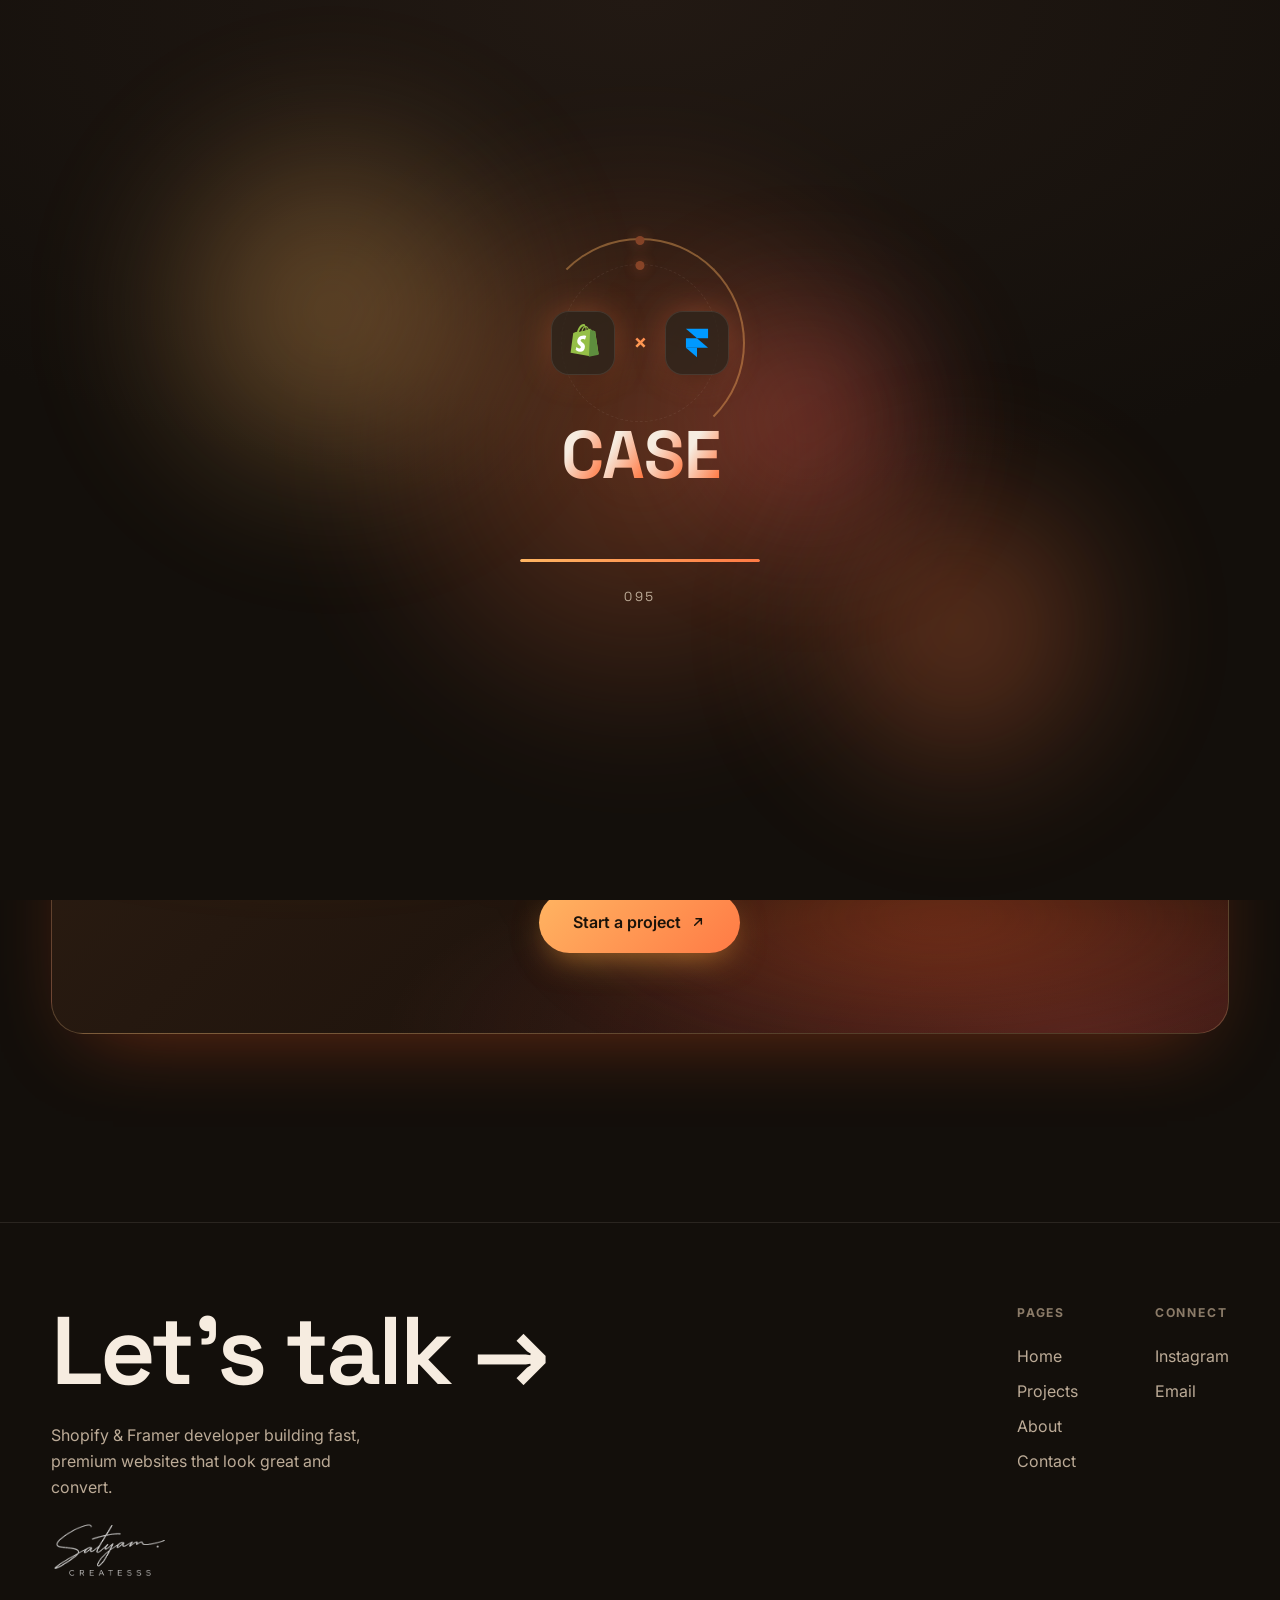
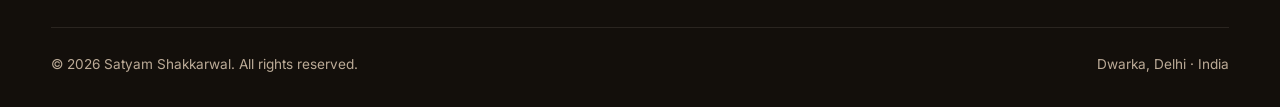
<file: project.html>
<!DOCTYPE html>
<html lang="en" data-theme="dark">
<head>
<meta charset="UTF-8" />
<meta name="viewport" content="width=device-width, initial-scale=1.0" />
<link rel="icon" type="image/svg+xml" href="favicon.svg" />
<link rel="icon" type="image/png" sizes="32x32" href="favicon-32.png" />
<link rel="icon" type="image/png" sizes="16x16" href="favicon-16.png" />
<link rel="apple-touch-icon" href="apple-touch-icon.png" />
<meta name="theme-color" content="#E2541F" />
<meta property="og:type" content="website" />
<meta property="og:url" content="https://satyamcreatesss.netlify.app/projects.html" />
<meta property="og:title" content="Project · Satyam Shakkarwal | Shopify & Framer Case Study" />
<meta property="og:description" content="A Shopify or Framer project built by Satyam Shakkarwal: design, build, and performance." />
<meta property="og:image" content="https://satyamcreatesss.netlify.app/og-image.jpg" />
<meta name="twitter:card" content="summary_large_image" />
<meta name="twitter:image" content="https://satyamcreatesss.netlify.app/og-image.jpg" />
<title>Project · Satyam Shakkarwal</title>
<meta name="description" content="A Shopify or Framer project built by Satyam Shakkarwal, with the approach, services and results behind the build." />
<link rel="preconnect" href="https://fonts.googleapis.com" />
<link rel="preconnect" href="https://fonts.gstatic.com" crossorigin />
<link rel="preload" as="style" href="https://fonts.googleapis.com/css2?family=Space+Grotesk:wght@400;500;600;700&family=Inter:wght@400;500;600&display=swap" onload="this.onload=null;this.rel='stylesheet'" />
<noscript><link rel="stylesheet" href="https://fonts.googleapis.com/css2?family=Space+Grotesk:wght@400;500;600;700&family=Inter:wght@400;500;600&display=swap" /></noscript>
<style>@view-transition{navigation:auto}</style>
<script>(function(){try{var d=document.documentElement,t=localStorage.getItem("satyam-theme-v2");if(t!=="light")t="dark";d.setAttribute("data-theme",t);if(sessionStorage.getItem("satyam-pre")){d.classList.add("pre-seen");if("onpagereveal" in window)addEventListener("pagereveal",function(e){if(!e.viewTransition)d.classList.add("page-in")});else d.classList.add("page-in")}}catch(e){}})();</script>
<link rel="stylesheet" href="assets/css/style.css?v=54" />
</head>
<body class="no-scroll">

<div class="preloader" data-word="CASE"></div>

<div class="bg-field" aria-hidden="true"><span class="blob b1"></span><span class="blob b2"></span><span class="blob b3"></span></div>
<div class="bg-grain" aria-hidden="true"></div>
<div class="scroll-prog"></div>
<div class="cursor-dot" aria-hidden="true"></div>
<div class="cursor-ring" aria-hidden="true"></div>

<nav class="nav">
  <div class="nav-inner">
    <a href="index.html" class="brand"><span class="dot"></span>Satyam<span style="color:var(--accent)">.</span></a>
    <div class="nav-links"><a href="index.html">Home</a><a href="projects.html">Projects</a><a href="about.html">About</a><a href="contact.html">Contact</a></div>
    <div class="nav-right">
      <button class="theme-switch" data-theme-toggle aria-label="Toggle light and dark theme">
        <span class="ts-star s1"></span><span class="ts-star s2"></span><span class="ts-star s3"></span>
        <span class="ts-thumb"><span class="ts-sun"><svg viewBox="0 0 24 24" fill="none" stroke="currentColor" stroke-width="2.4" stroke-linecap="round"><circle cx="12" cy="12" r="3.6"/><path d="M12 2.5v2.2M12 19.3v2.2M4.6 4.6l1.5 1.5M17.9 17.9l1.5 1.5M2.5 12h2.2M19.3 12h2.2M6.1 17.9l-1.5 1.5M19.4 4.6l-1.5 1.5"/></svg></span></span>
      </button>
      <a href="contact.html" class="nav-cta" data-magnetic="0.25">Let's talk
        <svg viewBox="0 0 24 24" fill="none" stroke="currentColor" stroke-width="2.2" stroke-linecap="round" style="width:15px;height:15px"><path d="M7 17L17 7M9 7h8v8"/></svg>
      </a>
      <button class="burger" aria-label="Menu"><span></span><span></span><span></span></button>
    </div>
  </div>
</nav>
<div class="mobile-menu">
  <div class="mm-inner">
    <span class="mm-eyebrow">Navigate</span>
    <nav class="mm-links">
      <a href="index.html"><span class="mm-i">01</span> Home <span class="mm-ar"><svg viewBox="0 0 24 24" fill="none" stroke="currentColor" stroke-width="2" stroke-linecap="round"><path d="M5 12h14M13 6l6 6-6 6"/></svg></span></a>
      <a href="projects.html"><span class="mm-i">02</span> Projects <span class="mm-ar"><svg viewBox="0 0 24 24" fill="none" stroke="currentColor" stroke-width="2" stroke-linecap="round"><path d="M5 12h14M13 6l6 6-6 6"/></svg></span></a>
      <a href="about.html"><span class="mm-i">03</span> About <span class="mm-ar"><svg viewBox="0 0 24 24" fill="none" stroke="currentColor" stroke-width="2" stroke-linecap="round"><path d="M5 12h14M13 6l6 6-6 6"/></svg></span></a>
      <a href="contact.html"><span class="mm-i">04</span> Contact <span class="mm-ar"><svg viewBox="0 0 24 24" fill="none" stroke="currentColor" stroke-width="2" stroke-linecap="round"><path d="M5 12h14M13 6l6 6-6 6"/></svg></span></a>
    </nav>
    <div class="mm-foot">
      <a href="https://wa.me/917042111804" target="_blank" rel="noopener" class="mm-cta"><svg viewBox="0 0 24 24" fill="currentColor"><path d="M12.04 2C6.58 2 2.13 6.45 2.13 11.9c0 1.76.46 3.45 1.32 4.95L2 22l5.3-1.39a9.9 9.9 0 0 0 4.73 1.2h.01c5.46 0 9.91-4.45 9.91-9.9C21.95 6.45 17.5 2 12.04 2zm4.56 11.97c-.25-.12-1.47-.72-1.69-.81-.23-.08-.39-.12-.56.13-.16.25-.64.81-.79.97-.14.17-.29.19-.54.06-.25-.12-1.05-.39-1.99-1.23-.74-.66-1.23-1.47-1.38-1.72-.14-.25-.01-.38.11-.51.11-.11.25-.29.37-.43.13-.14.17-.25.25-.41.08-.17.04-.31-.02-.43-.06-.12-.56-1.34-.76-1.84-.2-.48-.4-.42-.56-.43h-.48c-.17 0-.43.06-.66.31-.22.25-.86.85-.86 2.07 0 1.22.89 2.4 1.01 2.56.12.17 1.75 2.67 4.25 3.74.59.26 1.05.41 1.41.52.59.19 1.13.16 1.56.1.48-.07 1.47-.6 1.68-1.18.21-.58.21-1.07.14-1.18-.06-.1-.22-.16-.47-.28z"/></svg> Chat on WhatsApp</a>
      <div class="mm-social">
        <a href="https://www.instagram.com/satyam.createss/" target="_blank" rel="noopener">Instagram</a>
        <a href="mailto:sam.createsssss@gmail.com">Email</a>
      </div>
    </div>
  </div>
</div>

<!-- rendered by main.js from ?p=slug -->
<main class="project-detail" id="pd"></main>

<section class="section">
  <div class="wrap">
    <div class="cta-band" data-animate="zoom">
      <h2 class="reveal-words" data-animate>Want results like these?</h2>
      <p>Tell me about your store or site and I'll show you the fastest path to a build that looks premium and sells.</p>
      <a href="contact.html" class="btn btn-primary btn-lg" data-magnetic="0.3">Start a project
        <svg viewBox="0 0 24 24" fill="none" stroke="currentColor" stroke-width="2.2" stroke-linecap="round" style="width:16px;height:16px"><path d="M7 17L17 7M9 7h8v8"/></svg>
      </a>
    </div>
  </div>
</section>

<footer class="footer">
  <div class="wrap">
    <div class="footer-top">
      <div>
        <div class="footer-big"><a href="contact.html">Let's talk →</a></div>
        <p style="color:var(--text-2);max-width:34ch">Shopify &amp; Framer developer building fast, premium websites that look great and convert.</p>
        <img class="footer-sign" src="assets/img/logos/satyam-sign.png" alt="Satyam Createss signature" loading="lazy" />
      </div>
      <div class="footer-cols">
        <div class="footer-col"><h5>Pages</h5><a href="index.html">Home</a><a href="projects.html">Projects</a><a href="about.html">About</a><a href="contact.html">Contact</a></div>
        <div class="footer-col"><h5>Connect</h5>
          <a href="https://www.instagram.com/satyam.createss/" target="_blank" rel="noopener">Instagram</a>
          <a href="mailto:sam.createsssss@gmail.com">Email</a>
        </div>
      </div>
    </div>
    <div class="footer-bottom"><span>© <span data-year>2026</span> Satyam Shakkarwal. All rights reserved.</span><span>Dwarka, Delhi · India</span></div>
  </div>
</footer>

<button class="to-top" aria-label="Back to top"><svg viewBox="0 0 24 24" fill="none" stroke="currentColor" stroke-width="2.2" stroke-linecap="round" style="width:20px;height:20px"><path d="M12 19V5M5 12l7-7 7 7"/></svg></button>

<script src="assets/js/lenis.min.js?v=46"></script>
<script src="assets/js/main.js?v=55"></script>
</body>
</html>
</file>
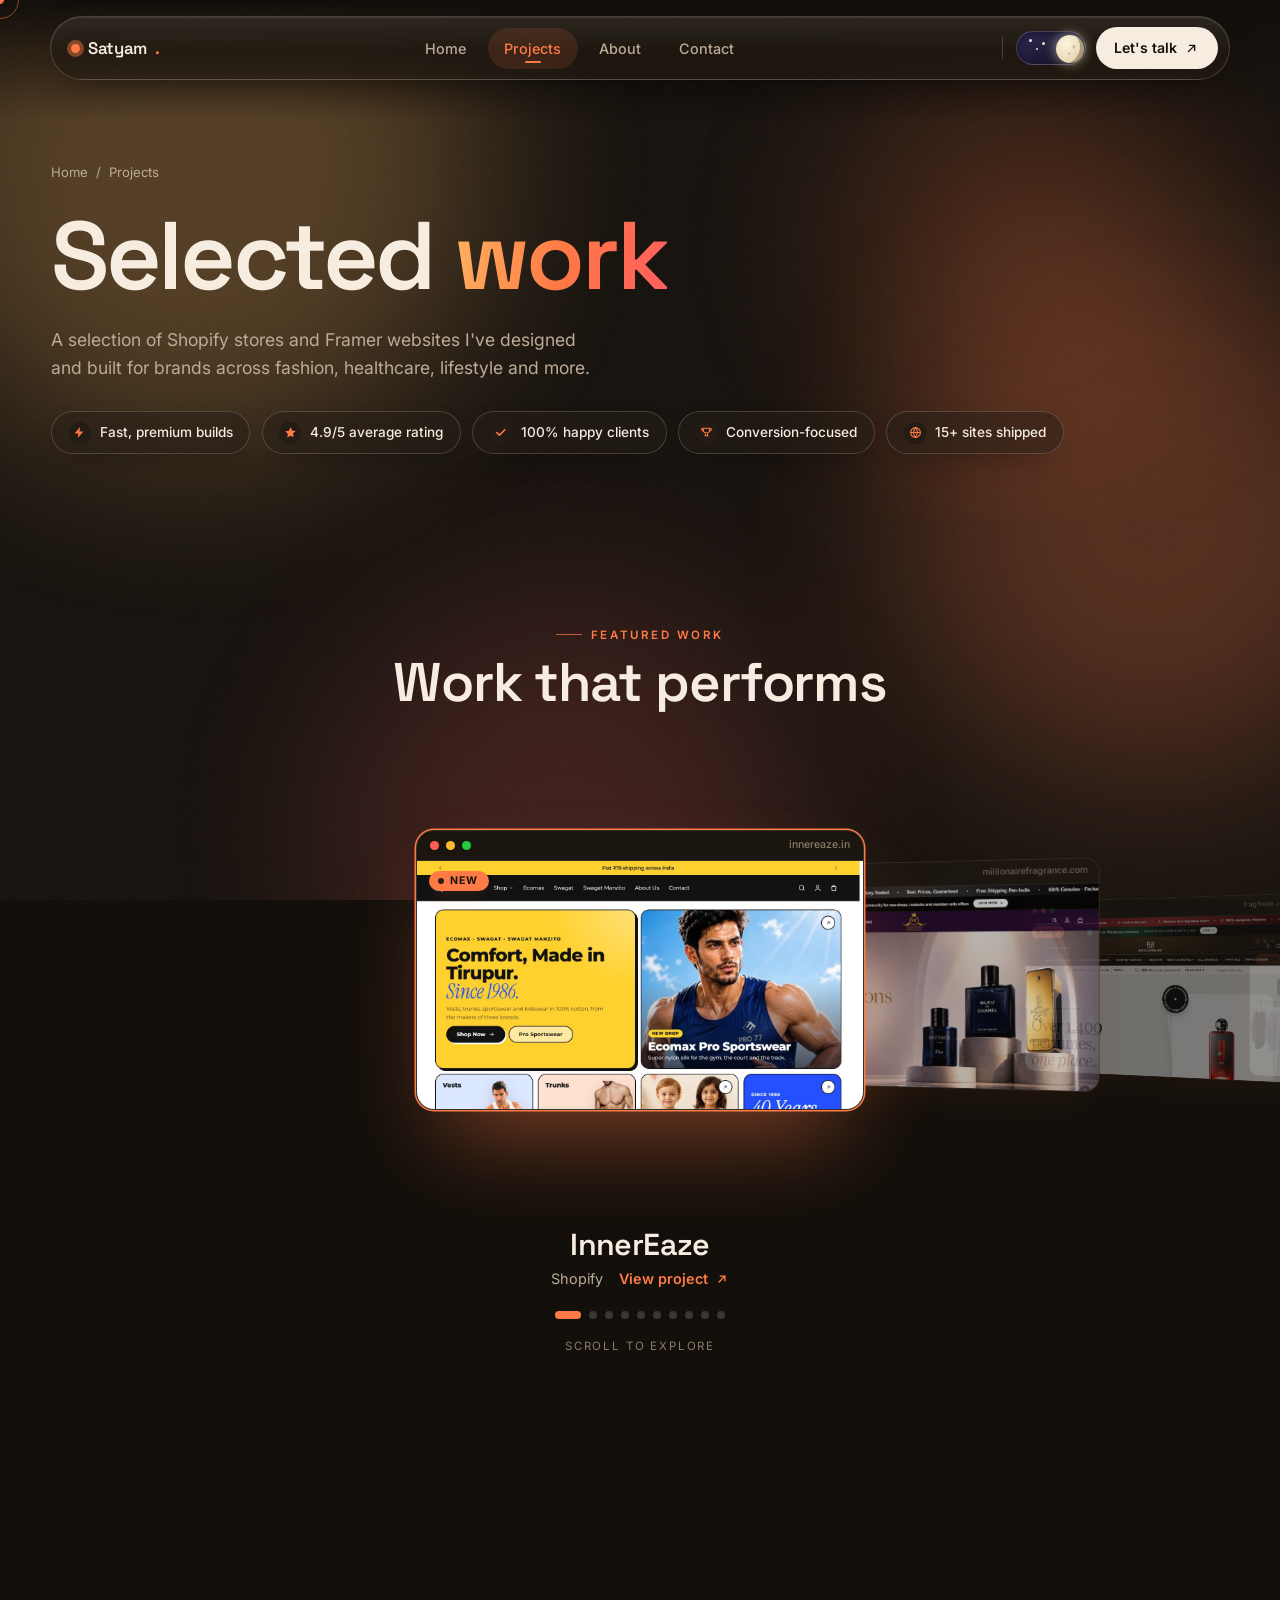
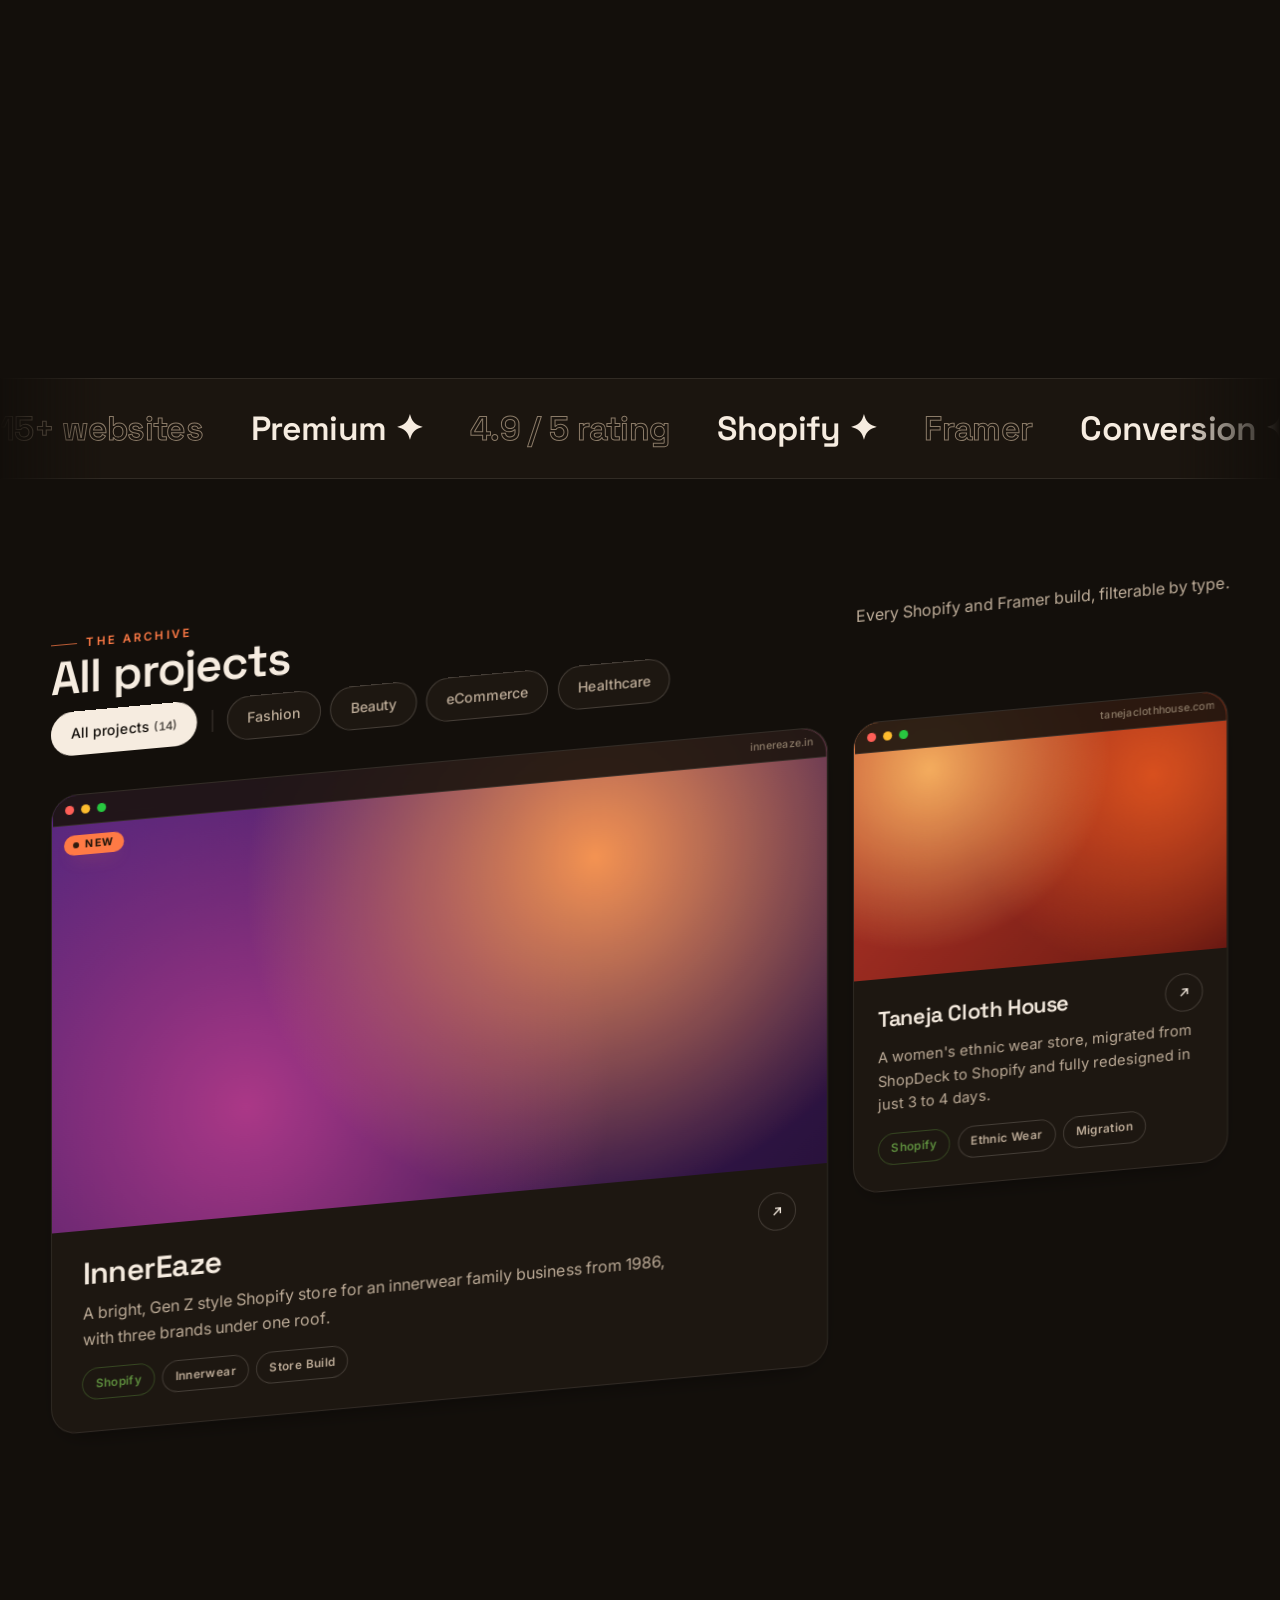
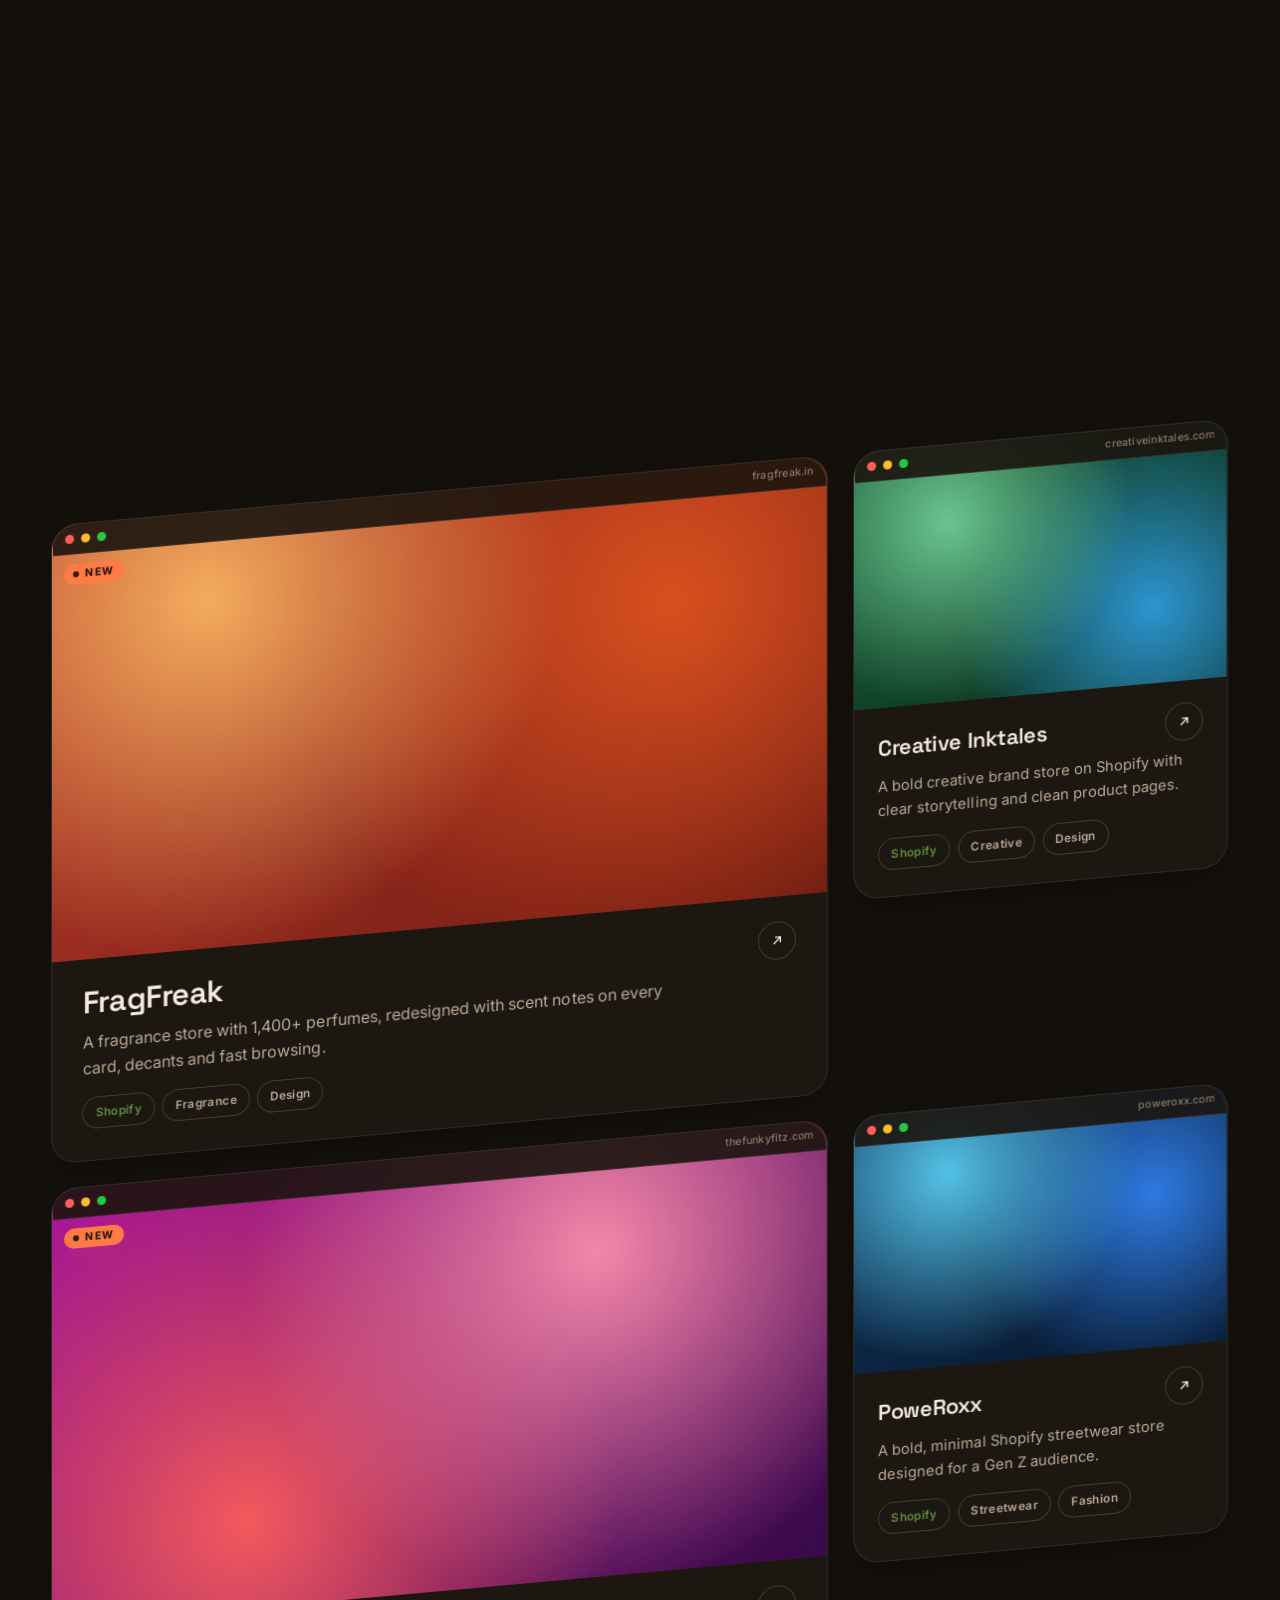
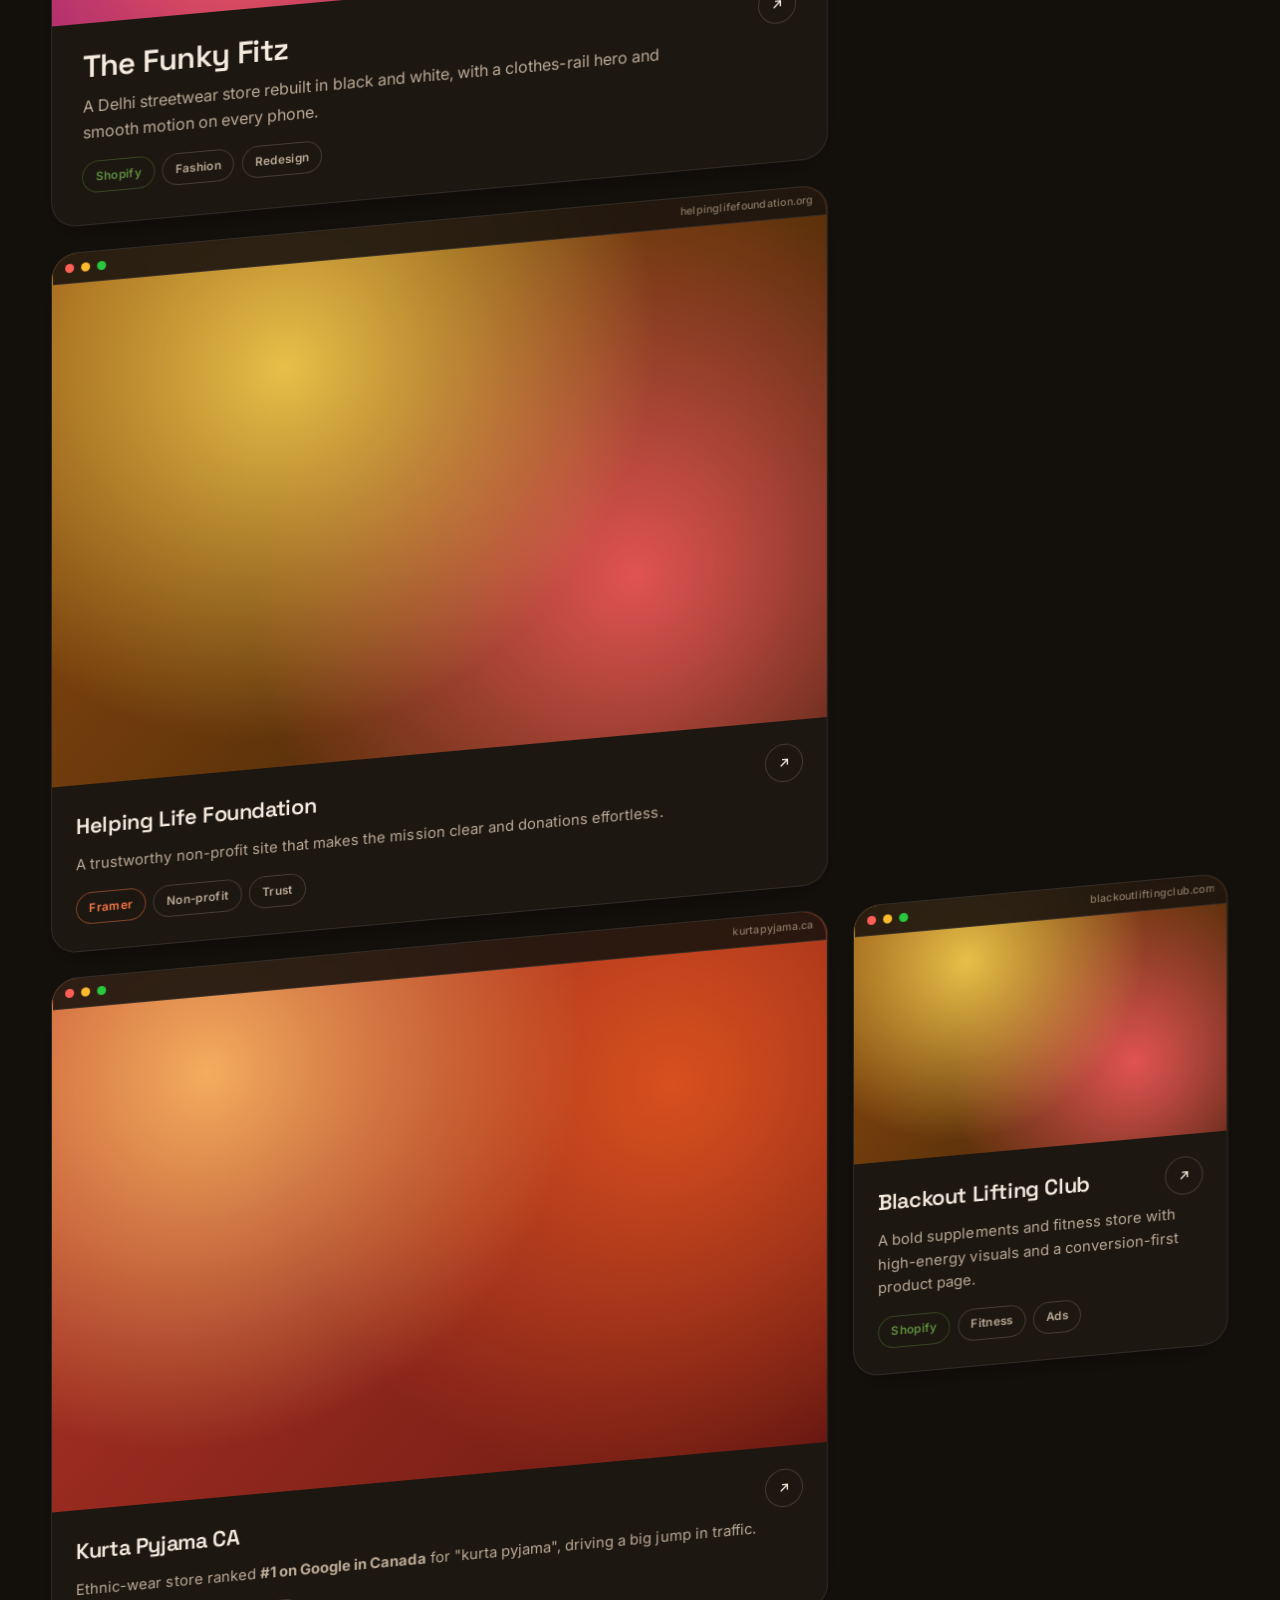
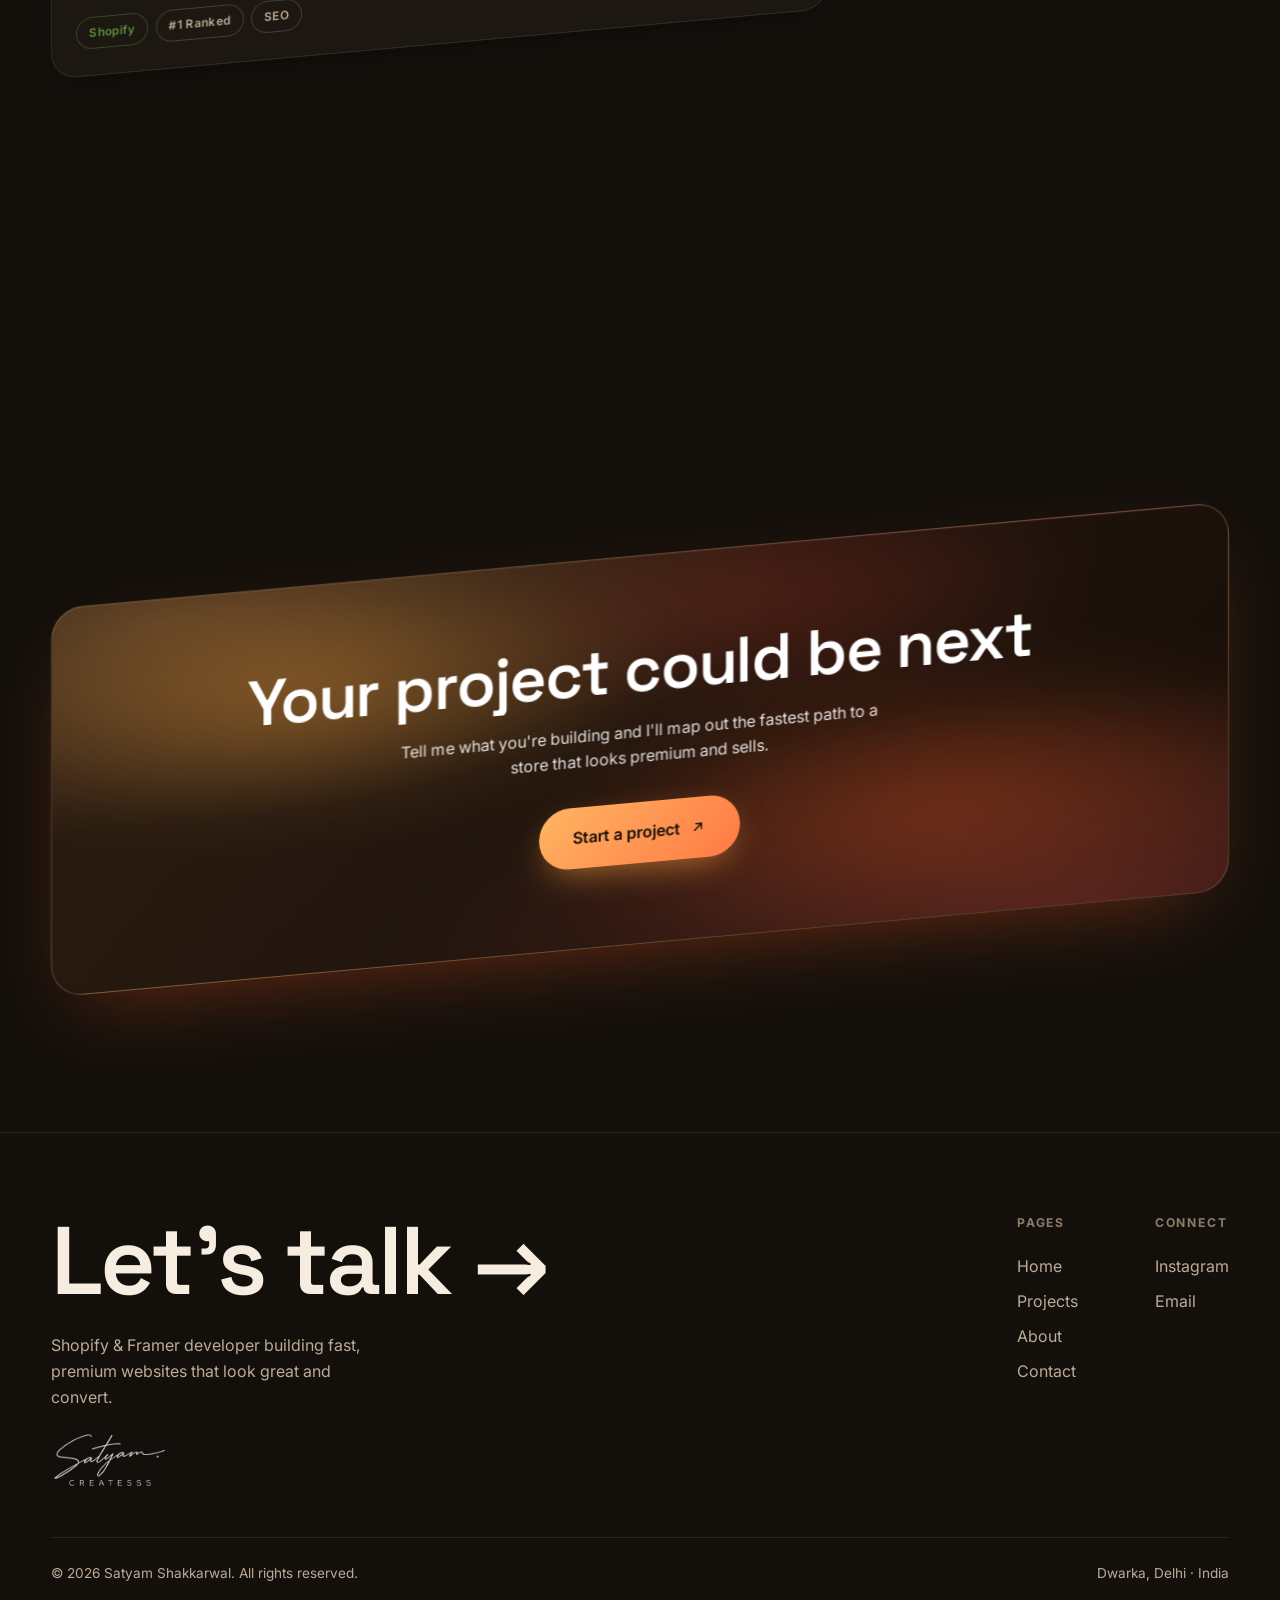
<file: projects.html>
<!DOCTYPE html>
<html lang="en" data-theme="dark">
<head>
<meta charset="UTF-8" />
<meta name="viewport" content="width=device-width, initial-scale=1.0" />
<link rel="icon" type="image/svg+xml" href="favicon.svg" />
<link rel="icon" type="image/png" sizes="32x32" href="favicon-32.png" />
<link rel="icon" type="image/png" sizes="16x16" href="favicon-16.png" />
<link rel="apple-touch-icon" href="apple-touch-icon.png" />
<meta name="theme-color" content="#E2541F" />
<meta property="og:type" content="website" />
<meta property="og:url" content="https://satyamcreatesss.netlify.app/projects.html" />
<link rel="canonical" href="https://satyamcreatesss.netlify.app/projects.html" />
<meta property="og:title" content="Projects · Satyam Shakkarwal | Shopify & Framer Work" />
<meta property="og:description" content="A selection of Shopify stores and Framer websites built for fashion, healthcare, lifestyle and eCommerce brands." />
<meta property="og:image" content="https://satyamcreatesss.netlify.app/og-image.jpg" />
<meta name="twitter:card" content="summary_large_image" />
<meta name="twitter:image" content="https://satyamcreatesss.netlify.app/og-image.jpg" />
<title>Projects · Satyam Shakkarwal | Shopify & Framer Work</title>
<meta name="description" content="A selection of Shopify stores and Framer websites built by Satyam Shakkarwal for fashion, healthcare, lifestyle and eCommerce brands." />
<link rel="preconnect" href="https://fonts.googleapis.com" />
<link rel="preconnect" href="https://fonts.gstatic.com" crossorigin />
<link rel="preload" as="style" href="https://fonts.googleapis.com/css2?family=Space+Grotesk:wght@400;500;600;700&family=Inter:wght@400;500;600&display=swap" onload="this.onload=null;this.rel='stylesheet'" />
<noscript><link rel="stylesheet" href="https://fonts.googleapis.com/css2?family=Space+Grotesk:wght@400;500;600;700&family=Inter:wght@400;500;600&display=swap" /></noscript>
<style>@view-transition{navigation:auto}</style>
<script>(function(){try{var d=document.documentElement,t=localStorage.getItem("satyam-theme-v2");if(t!=="light")t="dark";d.setAttribute("data-theme",t);if(sessionStorage.getItem("satyam-pre")){d.classList.add("pre-seen");if("onpagereveal" in window)addEventListener("pagereveal",function(e){if(!e.viewTransition)d.classList.add("page-in")});else d.classList.add("page-in")}}catch(e){}})();</script>
<link rel="stylesheet" href="assets/css/style.css?v=54" />
</head>
<body class="no-scroll">

<div class="preloader" data-word="WORK"></div>

<div class="bg-field" aria-hidden="true"><span class="blob b1"></span><span class="blob b2"></span><span class="blob b3"></span></div>
<div class="bg-grain" aria-hidden="true"></div>
<div class="scroll-prog"></div>
<div class="cursor-dot" aria-hidden="true"></div>
<div class="cursor-ring" aria-hidden="true"></div>

<!-- NAV -->
<nav class="nav">
  <div class="nav-inner">
    <a href="index.html" class="brand"><span class="dot"></span>Satyam<span style="color:var(--accent)">.</span></a>
    <div class="nav-links">
      <a href="index.html">Home</a><a href="projects.html">Projects</a><a href="about.html">About</a><a href="contact.html">Contact</a>
    </div>
    <div class="nav-right">
      <button class="theme-switch" data-theme-toggle aria-label="Toggle light and dark theme">
        <span class="ts-star s1"></span><span class="ts-star s2"></span><span class="ts-star s3"></span>
        <span class="ts-thumb"><span class="ts-sun"><svg viewBox="0 0 24 24" fill="none" stroke="currentColor" stroke-width="2.4" stroke-linecap="round"><circle cx="12" cy="12" r="3.6"/><path d="M12 2.5v2.2M12 19.3v2.2M4.6 4.6l1.5 1.5M17.9 17.9l1.5 1.5M2.5 12h2.2M19.3 12h2.2M6.1 17.9l-1.5 1.5M19.4 4.6l-1.5 1.5"/></svg></span></span>
      </button>
      <a href="contact.html" class="nav-cta" data-magnetic="0.25">Let's talk
        <svg viewBox="0 0 24 24" fill="none" stroke="currentColor" stroke-width="2.2" stroke-linecap="round" style="width:15px;height:15px"><path d="M7 17L17 7M9 7h8v8"/></svg>
      </a>
      <button class="burger" aria-label="Menu"><span></span><span></span><span></span></button>
    </div>
  </div>
</nav>
<div class="mobile-menu">
  <div class="mm-inner">
    <span class="mm-eyebrow">Navigate</span>
    <nav class="mm-links">
      <a href="index.html"><span class="mm-i">01</span> Home <span class="mm-ar"><svg viewBox="0 0 24 24" fill="none" stroke="currentColor" stroke-width="2" stroke-linecap="round"><path d="M5 12h14M13 6l6 6-6 6"/></svg></span></a>
      <a href="projects.html"><span class="mm-i">02</span> Projects <span class="mm-ar"><svg viewBox="0 0 24 24" fill="none" stroke="currentColor" stroke-width="2" stroke-linecap="round"><path d="M5 12h14M13 6l6 6-6 6"/></svg></span></a>
      <a href="about.html"><span class="mm-i">03</span> About <span class="mm-ar"><svg viewBox="0 0 24 24" fill="none" stroke="currentColor" stroke-width="2" stroke-linecap="round"><path d="M5 12h14M13 6l6 6-6 6"/></svg></span></a>
      <a href="contact.html"><span class="mm-i">04</span> Contact <span class="mm-ar"><svg viewBox="0 0 24 24" fill="none" stroke="currentColor" stroke-width="2" stroke-linecap="round"><path d="M5 12h14M13 6l6 6-6 6"/></svg></span></a>
    </nav>
    <div class="mm-foot">
      <a href="https://wa.me/917042111804" target="_blank" rel="noopener" class="mm-cta"><svg viewBox="0 0 24 24" fill="currentColor"><path d="M12.04 2C6.58 2 2.13 6.45 2.13 11.9c0 1.76.46 3.45 1.32 4.95L2 22l5.3-1.39a9.9 9.9 0 0 0 4.73 1.2h.01c5.46 0 9.91-4.45 9.91-9.9C21.95 6.45 17.5 2 12.04 2zm4.56 11.97c-.25-.12-1.47-.72-1.69-.81-.23-.08-.39-.12-.56.13-.16.25-.64.81-.79.97-.14.17-.29.19-.54.06-.25-.12-1.05-.39-1.99-1.23-.74-.66-1.23-1.47-1.38-1.72-.14-.25-.01-.38.11-.51.11-.11.25-.29.37-.43.13-.14.17-.25.25-.41.08-.17.04-.31-.02-.43-.06-.12-.56-1.34-.76-1.84-.2-.48-.4-.42-.56-.43h-.48c-.17 0-.43.06-.66.31-.22.25-.86.85-.86 2.07 0 1.22.89 2.4 1.01 2.56.12.17 1.75 2.67 4.25 3.74.59.26 1.05.41 1.41.52.59.19 1.13.16 1.56.1.48-.07 1.47-.6 1.68-1.18.21-.58.21-1.07.14-1.18-.06-.1-.22-.16-.47-.28z"/></svg> Chat on WhatsApp</a>
      <div class="mm-social">
        <a href="https://www.instagram.com/satyam.createss/" target="_blank" rel="noopener">Instagram</a>
        <a href="mailto:sam.createsssss@gmail.com">Email</a>
      </div>
    </div>
  </div>
</div>

<!-- PAGE HEAD -->
<header class="page-head">
  <div class="wrap">
    <div class="crumb" data-animate="fade-up"><a href="index.html">Home</a> <span>/</span> <span>Projects</span></div>
    <h1 data-animate="fade-up">Selected <span class="grad">work</span></h1>
    <p data-animate="fade-up" data-delay="1">A selection of Shopify stores and Framer websites I've designed and built for brands across fashion, healthcare, lifestyle and more.</p>
    <div class="trust-row" data-animate="fade-up" data-delay="2">
      <span class="trust-badge"><span class="ic"><svg viewBox="0 0 24 24" fill="currentColor"><path d="M13 2L3 14h7l-1 8 10-12h-7z"/></svg></span> Fast, premium builds</span>
      <span class="trust-badge"><span class="ic"><svg viewBox="0 0 24 24" fill="currentColor"><path d="M12 2l2.9 6.3 6.9.7-5.2 4.6 1.5 6.8L12 18l-6.1 3.4 1.5-6.8L2.2 9.6l6.9-.7z"/></svg></span> 4.9/5 average rating</span>
      <span class="trust-badge"><span class="ic"><svg viewBox="0 0 24 24" fill="none" stroke="currentColor" stroke-width="3" stroke-linecap="round" stroke-linejoin="round"><path d="M5 12l5 5L20 7"/></svg></span> 100% happy clients</span>
      <span class="trust-badge"><span class="ic"><svg viewBox="0 0 24 24" fill="none" stroke="currentColor" stroke-width="2" stroke-linecap="round" stroke-linejoin="round"><path d="M6 4h12v3a6 6 0 0 1-12 0z"/><path d="M6 5H3v1a3 3 0 0 0 3 3M18 5h3v1a3 3 0 0 1-3 3M9 18h6M10 18v-3M14 18v-3"/></svg></span> Conversion-focused</span>
      <span class="trust-badge"><span class="ic"><svg viewBox="0 0 24 24" fill="none" stroke="currentColor" stroke-width="2"><circle cx="12" cy="12" r="9"/><path d="M3 12h18M12 3a14 14 0 0 1 0 18M12 3a14 14 0 0 0 0 18"/></svg></span> 15+ sites shipped</span>
    </div>
  </div>
</header>

<!-- FEATURED 3D COVERFLOW -->
<section class="showcase" id="showcase">
  <div class="cf-pin">
    <div class="cf-top">
      <span class="eyebrow">Featured work</span>
      <h2>Work that performs</h2>
    </div>
    <div class="cf-stage-wrap">
      <div class="cf-stage" id="cf-stage"></div>
    </div>
    <div class="cf-bottom">
      <div class="cf-info"><h3 id="cf-name">&nbsp;</h3><div class="cf-meta"><span id="cf-plat"></span><a id="cf-link" href="#">View project <svg viewBox="0 0 24 24" fill="none" stroke="currentColor" stroke-width="2.4" stroke-linecap="round"><path d="M7 17L17 7M9 7h8v8"/></svg></a></div></div>
      <div class="cf-dots" id="cf-dots"></div>
      <div class="cf-hint">Scroll to explore</div>
    </div>
  </div>
</section>

<!-- TICKER -->
<div class="ticker" aria-hidden="true">
  <div class="ticker-track rev">
    <span class="ticker-item outline">15+ websites</span>
    <span class="ticker-item">Premium ✦</span>
    <span class="ticker-item outline">4.9 / 5 rating</span>
    <span class="ticker-item">Shopify ✦</span>
    <span class="ticker-item outline">Framer</span>
    <span class="ticker-item">Conversion ✦</span>
  </div>
</div>

<!-- PROJECTS -->
<section class="section" style="padding-top:clamp(3rem,7vw,5rem)">
  <div class="wrap">
    <div class="sec-head" style="margin-bottom:1.6rem">
      <div><span class="eyebrow" data-animate="fade-up">The archive</span><h2 class="reveal-words" data-animate style="font-size:clamp(1.9rem,5vw,2.9rem)">All projects</h2></div>
      <p data-animate="fade-up" data-delay="1">Every Shopify and Framer build, filterable by type.</p>
    </div>
    <div class="filters" data-animate="fade-up">
      <button class="filter-btn active" data-filter="all">All projects <span class="fcount"></span></button>
      <span class="filter-div"></span>
      <button class="filter-btn" data-filter="fashion">Fashion</button>
      <button class="filter-btn" data-filter="beauty">Beauty</button>
      <button class="filter-btn" data-filter="ecommerce">eCommerce</button>
      <button class="filter-btn" data-filter="healthcare">Healthcare</button>
    </div>

    <div class="proj-grid bento">
      <!-- NEW: InnerEaze -->
      <a href="project.html?p=innereaze" class="proj-card" data-cat="featured" data-animate="fade-up">
        <div class="proj-visual"><div class="mesh mesh-b"></div><span class="logo">InnerEaze</span></div>
        <div class="proj-body">
          <div class="top"><h3>InnerEaze</h3><span class="arrow"><svg viewBox="0 0 24 24" fill="none" stroke="currentColor" stroke-width="2" style="width:16px;height:16px"><path d="M7 17L17 7M9 7h8v8"/></svg></span></div>
          <p>A bright, Gen Z style Shopify store for an innerwear family business from 1986, with three brands under one roof.</p>
          <div class="proj-meta"><span class="tag shopify">Shopify</span><span class="tag">Innerwear</span><span class="tag">Store Build</span></div>
        </div>
      </a>
      <!-- NEW: Millionaire Fragrances -->
      <a href="project.html?p=millionaire-fragrances" class="proj-card" data-cat="featured" data-animate="fade-up">
        <div class="proj-visual"><div class="mesh mesh-b"></div><span class="yr">2026</span><span class="logo">Millionaire<br>Fragrances</span></div>
        <div class="proj-body">
          <div class="top"><h3>Millionaire Fragrances</h3><span class="arrow"><svg viewBox="0 0 24 24" fill="none" stroke="currentColor" stroke-width="2" style="width:16px;height:16px"><path d="M7 17L17 7M9 7h8v8"/></svg></span></div>
          <p>A luxury perfume store with 2,500+ designer, niche and Middle Eastern fragrances, each with its own notes guide.</p>
          <div class="proj-meta"><span class="tag shopify">Shopify</span><span class="tag">Fragrance</span><span class="tag">Catalog Build</span></div>
        </div>
      </a>
      <!-- NEW: FragFreak -->
      <a href="project.html?p=fragfreak" class="proj-card" data-cat="featured" data-animate="fade-up">
        <div class="proj-visual"><div class="mesh mesh-a"></div><span class="yr">2026</span><span class="logo">FragFreak</span></div>
        <div class="proj-body">
          <div class="top"><h3>FragFreak</h3><span class="arrow"><svg viewBox="0 0 24 24" fill="none" stroke="currentColor" stroke-width="2" style="width:16px;height:16px"><path d="M7 17L17 7M9 7h8v8"/></svg></span></div>
          <p>A fragrance store with 1,400+ perfumes, redesigned with scent notes on every card, decants and fast browsing.</p>
          <div class="proj-meta"><span class="tag shopify">Shopify</span><span class="tag">Fragrance</span><span class="tag">Design</span></div>
        </div>
      </a>
      <!-- NEW: The Funky Fitz -->
      <a href="project.html?p=the-funky-fitz" class="proj-card" data-cat="featured" data-animate="fade-up" data-delay="1">
        <div class="proj-visual"><div class="mesh mesh-f"></div><span class="yr">2026</span><span class="logo">The Funky<br>Fitz</span></div>
        <div class="proj-body">
          <div class="top"><h3>The Funky Fitz</h3><span class="arrow"><svg viewBox="0 0 24 24" fill="none" stroke="currentColor" stroke-width="2" style="width:16px;height:16px"><path d="M7 17L17 7M9 7h8v8"/></svg></span></div>
          <p>A Delhi streetwear store rebuilt in black and white, with a clothes-rail hero and smooth motion on every phone.</p>
          <div class="proj-meta"><span class="tag shopify">Shopify</span><span class="tag">Fashion</span><span class="tag">Redesign</span></div>
        </div>
      </a>
      <!-- Taneja Cloth House -->
      <a href="project.html?p=taneja-cloth-house" class="proj-card" data-cat="featured" data-animate="fade-up">
        <div class="proj-visual"><div class="mesh mesh-a"></div><span class="yr">2026</span><span class="logo">Taneja<br>Cloth House</span></div>
        <div class="proj-body">
          <div class="top"><h3>Taneja Cloth House</h3><span class="arrow"><svg viewBox="0 0 24 24" fill="none" stroke="currentColor" stroke-width="2" style="width:16px;height:16px"><path d="M7 17L17 7M9 7h8v8"/></svg></span></div>
          <p>A women's ethnic wear store, migrated from ShopDeck to Shopify and fully redesigned in just 3 to 4 days.</p>
          <div class="proj-meta"><span class="tag shopify">Shopify</span><span class="tag">Ethnic Wear</span><span class="tag">Migration</span></div>
        </div>
      </a>
      <!-- Perfy You -->
      <a href="project.html?p=perfy-you" class="proj-card" data-cat="featured" data-animate="fade-up" data-delay="1">
        <div class="proj-visual"><div class="mesh mesh-b"></div><span class="yr">2026</span><span class="logo">Perfy You</span></div>
        <div class="proj-body">
          <div class="top"><h3>Perfy You</h3><span class="arrow"><svg viewBox="0 0 24 24" fill="none" stroke="currentColor" stroke-width="2" style="width:16px;height:16px"><path d="M7 17L17 7M9 7h8v8"/></svg></span></div>
          <p>A jewellery and accessories brand with clean product storytelling and a checkout tuned for conversion.</p>
          <div class="proj-meta"><span class="tag shopify">Shopify</span><span class="tag">Jewellery</span><span class="tag">CRO</span></div>
        </div>
      </a>
      <!-- Creative Inktales -->
      <a href="project.html?p=creative-inktales" class="proj-card" data-cat="featured" data-animate="fade-up">
        <div class="proj-visual"><div class="mesh mesh-c"></div><span class="yr">2025</span><span class="logo">Creative<br>Inktales</span></div>
        <div class="proj-body">
          <div class="top"><h3>Creative Inktales</h3><span class="arrow"><svg viewBox="0 0 24 24" fill="none" stroke="currentColor" stroke-width="2" style="width:16px;height:16px"><path d="M7 17L17 7M9 7h8v8"/></svg></span></div>
          <p>A bold creative brand store on Shopify with clear storytelling and clean product pages.</p>
          <div class="proj-meta"><span class="tag shopify">Shopify</span><span class="tag">Creative</span><span class="tag">Design</span></div>
        </div>
      </a>
      <!-- Helping Life Foundation -->
      <a href="project.html?p=helping-life-foundation" class="proj-card" data-cat="featured" data-animate="fade-up" data-delay="1">
        <div class="proj-visual"><div class="mesh mesh-d"></div><span class="yr">2026</span><span class="logo">Helping Life<br>Foundation</span></div>
        <div class="proj-body">
          <div class="top"><h3>Helping Life Foundation</h3><span class="arrow"><svg viewBox="0 0 24 24" fill="none" stroke="currentColor" stroke-width="2" style="width:16px;height:16px"><path d="M7 17L17 7M9 7h8v8"/></svg></span></div>
          <p>A trustworthy non-profit site that makes the mission clear and donations effortless.</p>
          <div class="proj-meta"><span class="tag framer">Framer</span><span class="tag">Non-profit</span><span class="tag">Trust</span></div>
        </div>
      </a>
      <!-- PoweRoxx -->
      <a href="project.html?p=poweroxx" class="proj-card" data-cat="featured" data-animate="fade-up">
        <div class="proj-visual"><div class="mesh mesh-e"></div><span class="yr">2024</span><span class="logo">PoweRoxx</span></div>
        <div class="proj-body">
          <div class="top"><h3>PoweRoxx</h3><span class="arrow"><svg viewBox="0 0 24 24" fill="none" stroke="currentColor" stroke-width="2" style="width:16px;height:16px"><path d="M7 17L17 7M9 7h8v8"/></svg></span></div>
          <p>A bold, minimal Shopify streetwear store designed for a Gen Z audience.</p>
          <div class="proj-meta"><span class="tag shopify">Shopify</span><span class="tag">Streetwear</span><span class="tag">Fashion</span></div>
        </div>
      </a>
      <!-- Kurta Pyjama CA -->
      <a href="project.html?p=kurta-pyjama-ca" class="proj-card" data-cat="more" data-animate="fade-up">
        <div class="proj-visual"><div class="mesh mesh-a"></div><span class="yr">2023</span><span class="logo">Kurta<br>Pyjama CA</span></div>
        <div class="proj-body">
          <div class="top"><h3>Kurta Pyjama CA</h3><span class="arrow"><svg viewBox="0 0 24 24" fill="none" stroke="currentColor" stroke-width="2" style="width:16px;height:16px"><path d="M7 17L17 7M9 7h8v8"/></svg></span></div>
          <p>Ethnic-wear store ranked <b>#1 on Google in Canada</b> for "kurta pyjama", driving a big jump in traffic.</p>
          <div class="proj-meta"><span class="tag shopify">Shopify</span><span class="tag">#1 Ranked</span><span class="tag">SEO</span></div>
        </div>
      </a>
      <!-- Owners Pride Healthcare -->
      <a href="project.html?p=owners-pride-healthcare" class="proj-card" data-cat="more" data-animate="fade-up">
        <div class="proj-visual"><div class="mesh mesh-c"></div><span class="yr">2023</span><span class="logo">Owners Pride<br>Healthcare</span></div>
        <div class="proj-body">
          <div class="top"><h3>Owners Pride Healthcare</h3><span class="arrow"><svg viewBox="0 0 24 24" fill="none" stroke="currentColor" stroke-width="2" style="width:16px;height:16px"><path d="M7 17L17 7M9 7h8v8"/></svg></span></div>
          <p>A healthcare brand site built to feel trustworthy, with clear product info and easy enquiries.</p>
          <div class="proj-meta"><span class="tag shopify">Shopify</span><span class="tag">Healthcare</span></div>
        </div>
      </a>
      <!-- Blackout Lifting Club -->
      <a href="project.html?p=blackout-lifting-club" class="proj-card" data-cat="more" data-animate="fade-up" data-delay="1">
        <div class="proj-visual"><div class="mesh mesh-d"></div><span class="yr">2023</span><span class="logo">Blackout<br>Lifting Club</span></div>
        <div class="proj-body">
          <div class="top"><h3>Blackout Lifting Club</h3><span class="arrow"><svg viewBox="0 0 24 24" fill="none" stroke="currentColor" stroke-width="2" style="width:16px;height:16px"><path d="M7 17L17 7M9 7h8v8"/></svg></span></div>
          <p>A bold supplements and fitness store with high-energy visuals and a conversion-first product page.</p>
          <div class="proj-meta"><span class="tag shopify">Shopify</span><span class="tag">Fitness</span><span class="tag">Ads</span></div>
        </div>
      </a>
      <!-- Trydent -->
      <a href="project.html?p=trydent" class="proj-card" data-cat="featured" data-animate="fade-up" data-delay="1">
        <div class="proj-visual"><div class="mesh mesh-f"></div><span class="yr">2022</span><span class="logo">Trydent</span></div>
        <div class="proj-body">
          <div class="top"><h3>Trydent</h3><span class="arrow"><svg viewBox="0 0 24 24" fill="none" stroke="currentColor" stroke-width="2" style="width:16px;height:16px"><path d="M7 17L17 7M9 7h8v8"/></svg></span></div>
          <p>A modern D2C store with a clean storefront and a setup ready to scale with paid ads.</p>
          <div class="proj-meta"><span class="tag shopify">Shopify</span><span class="tag">D2C</span></div>
        </div>
      </a>
      <!-- Sundar Prem -->
      <a href="project.html?p=sundar-prem" class="proj-card" data-cat="more" data-animate="fade-up">
        <div class="proj-visual"><div class="mesh mesh-f"></div><span class="yr">2023</span><span class="logo">Sundar<br>Prem</span></div>
        <div class="proj-body">
          <div class="top"><h3>Sundar Prem</h3><span class="arrow"><svg viewBox="0 0 24 24" fill="none" stroke="currentColor" stroke-width="2" style="width:16px;height:16px"><path d="M7 17L17 7M9 7h8v8"/></svg></span></div>
          <p>A clean, trustworthy Shopify store built to look good and sell, ready to grow.</p>
          <div class="proj-meta"><span class="tag shopify">Shopify</span><span class="tag">eCommerce</span></div>
        </div>
      </a>
    </div>

    <!-- CTA -->
    <div class="cta-band" style="margin-top:3.5rem" data-animate="zoom">
      <h2 class="reveal-words" data-animate>Your project could be next</h2>
      <p>Tell me what you're building and I'll map out the fastest path to a store that looks premium and sells.</p>
      <a href="contact.html" class="btn btn-primary btn-lg" data-magnetic="0.3">Start a project
        <svg viewBox="0 0 24 24" fill="none" stroke="currentColor" stroke-width="2.2" stroke-linecap="round" style="width:16px;height:16px"><path d="M7 17L17 7M9 7h8v8"/></svg>
      </a>
    </div>
  </div>
</section>

<!-- FOOTER -->
<footer class="footer">
  <div class="wrap">
    <div class="footer-top">
      <div>
        <div class="footer-big"><a href="contact.html">Let's talk →</a></div>
        <p style="color:var(--text-2);max-width:34ch">Shopify &amp; Framer developer building fast, premium websites that look great and convert.</p>
        <img class="footer-sign" src="assets/img/logos/satyam-sign.png" alt="Satyam Createss signature" loading="lazy" />
      </div>
      <div class="footer-cols">
        <div class="footer-col"><h5>Pages</h5><a href="index.html">Home</a><a href="projects.html">Projects</a><a href="about.html">About</a><a href="contact.html">Contact</a></div>
        <div class="footer-col"><h5>Connect</h5>
          <a href="https://www.instagram.com/satyam.createss/" target="_blank" rel="noopener">Instagram</a>
          <a href="mailto:sam.createsssss@gmail.com">Email</a>
        </div>
      </div>
    </div>
    <div class="footer-bottom"><span>© <span data-year>2026</span> Satyam Shakkarwal. All rights reserved.</span><span>Dwarka, Delhi · India</span></div>
  </div>
</footer>

<button class="to-top" aria-label="Back to top"><svg viewBox="0 0 24 24" fill="none" stroke="currentColor" stroke-width="2.2" stroke-linecap="round" style="width:20px;height:20px"><path d="M12 19V5M5 12l7-7 7 7"/></svg></button>

<script src="assets/js/lenis.min.js?v=46"></script>
<script src="assets/js/main.js?v=55"></script>
</body>
</html>
</file>
<file: assets/css/style.css>
/* =====================================================================
   SATYAM SHAKKARWAL — Portfolio
   "Warm Futurism" Design System
   Dual theme (warm light / warm espresso dark) · mobile-first
   ===================================================================== */

/* ----------  TOKENS  ---------- */
:root {
  /* warm light theme (default) */
  --bg:        #FBF4EA;
  --bg-2:      #F3E7D7;
  --bg-3:      #ECDCC6;
  --surface:   rgba(255, 252, 247, 0.66);
  --surface-2: rgba(255, 252, 247, 0.9);
  --text:      #211A12;
  --text-2:    #6A5C4C;
  --text-3:    #9A8a76;
  --accent:    #E2541F;   /* flame terracotta */
  --accent-2:  #F2A03D;   /* amber */
  --accent-3:  #C0392B;
  --accent-ink:#FFF6EE;
  --border:    rgba(33, 26, 18, 0.10);
  --border-2:  rgba(33, 26, 18, 0.16);
  --glow:      rgba(226, 84, 31, 0.35);
  --shadow:    0 24px 60px -28px rgba(120, 60, 20, 0.45);
  --shadow-sm: 0 8px 24px -14px rgba(120, 60, 20, 0.40);
  --grain-op:  0.05;
  --blob-1:    rgba(242, 160, 61, 0.55);
  --blob-2:    rgba(226, 84, 31, 0.40);
  --blob-3:    rgba(193, 57, 43, 0.28);
  color-scheme: light;
}

[data-theme="dark"] {
  --bg:        #130F0B;
  --bg-2:      #1B150F;
  --bg-3:      #241C14;
  --surface:   rgba(38, 30, 22, 0.5);
  --surface-2: rgba(45, 36, 27, 0.78);
  --text:      #F6ECE0;
  --text-2:    #BCAB97;
  --text-3:    #8B7B68;
  --accent:    #FF7A45;
  --accent-2:  #FFB562;
  --accent-3:  #FF5E5E;
  --accent-ink:#1A1209;
  --border:    rgba(246, 236, 224, 0.10);
  --border-2:  rgba(246, 236, 224, 0.18);
  --glow:      rgba(255, 122, 69, 0.45);
  --shadow:    0 30px 70px -30px rgba(0, 0, 0, 0.8);
  --shadow-sm: 0 10px 30px -16px rgba(0, 0, 0, 0.75);
  --grain-op:  0.07;
  --blob-1:    rgba(255, 181, 98, 0.30);
  --blob-2:    rgba(255, 122, 69, 0.30);
  --blob-3:    rgba(255, 94, 94, 0.20);
  color-scheme: dark;
}

/* ----------  RESET  ---------- */
*, *::before, *::after { box-sizing: border-box; margin: 0; padding: 0; }
html {
  -webkit-text-size-adjust: 100%;
  scroll-behavior: smooth;
}
/* desktop smooth scroll (Lenis) moves the page itself, so native smooth scrolling steps aside */
html.lenis { scroll-behavior: auto; }
body {
  font-family: "Inter", system-ui, -apple-system, sans-serif;
  background: var(--bg);
  color: var(--text);
  line-height: 1.6;
  overflow-x: hidden;
  min-height: 100vh;
  -webkit-font-smoothing: antialiased;
  transition: background .6s cubic-bezier(.4,0,.2,1), color .6s cubic-bezier(.4,0,.2,1);
}
body.no-scroll { overflow: hidden; height: 100vh; }
img { max-width: 100%; display: block; }
a { color: inherit; text-decoration: none; }
button { font: inherit; cursor: pointer; border: none; background: none; color: inherit; }
ul { list-style: none; }
::selection { background: var(--accent); color: var(--accent-ink); }

h1, h2, h3, h4, .display {
  font-family: "Space Grotesk", "Inter", sans-serif;
  font-weight: 600;
  line-height: 1.04;
  letter-spacing: -0.02em;
}

/* ----------  BACKDROP (mesh + grain)  ---------- */
.bg-field {
  position: fixed; inset: 0; z-index: -2; overflow: hidden; pointer-events: none;
}
.bg-field .blob {
  position: absolute; border-radius: 50%;
  filter: blur(90px); opacity: .9;
  will-change: transform;
}
.blob.b1 { width: 46vw; height: 46vw; background: var(--blob-1); top: -10vw; left: -8vw; }
.blob.b2 { width: 40vw; height: 40vw; background: var(--blob-2); top: 30vh; right: -10vw; }
.blob.b3 { width: 38vw; height: 38vw; background: var(--blob-3); bottom: -14vw; left: 25vw; }
.bg-grain {
  position: fixed; inset: 0; z-index: -1; pointer-events: none;
  opacity: var(--grain-op);
  background-image: url("data:image/svg+xml,%3Csvg xmlns='http://www.w3.org/2000/svg' width='120' height='120'%3E%3Cfilter id='n'%3E%3CfeTurbulence type='fractalNoise' baseFrequency='0.85' numOctaves='3'/%3E%3C/filter%3E%3Crect width='100%25' height='100%25' filter='url(%23n)'/%3E%3C/svg%3E");
}

/* ----------  PAGE-TO-PAGE TRANSITIONS  ----------
   Cross-document View Transitions (Chrome/Edge 126+, Safari 18.2+). Browsers without support
   just navigate normally. The old page stays solid underneath (no flash of empty background)
   while the new page rises and fades in on top; the nav is its own layer so it stays put. */
@view-transition { navigation: auto; }
.nav { view-transition-name: site-nav; }
::view-transition-old(root) { animation: vt-out .5s cubic-bezier(.4, 0, .2, 1) both; }
::view-transition-new(root) { animation: vt-in .55s cubic-bezier(.16, 1, .3, 1) .04s both; }
::view-transition-group(site-nav) { animation-duration: .45s; }
@keyframes vt-out { 60%, 100% { opacity: 0; } to { transform: scale(.985) translateY(-10px); } }
@keyframes vt-in { from { opacity: 0; transform: translateY(26px); } }
/* phones: a shorter move feels snappier */
@media (max-width: 760px) {
  ::view-transition-old(root) { animation-duration: .22s; }
  ::view-transition-new(root) { animation-duration: .32s; animation-delay: 0s; }
}
@media (prefers-reduced-motion: reduce) {
  ::view-transition-group(*), ::view-transition-old(*), ::view-transition-new(*) { animation: none !important; }
}
/* browsers without cross-page transitions get a soft fade-in instead (class set in <head>);
   opacity only: a transform on body would break the fixed nav */
html.page-in body { animation: pageIn .45s cubic-bezier(.16, 1, .3, 1) both; }
@keyframes pageIn { from { opacity: 0; } }
/* instant feedback the moment a link is tapped: the page dims and a thin bar runs along the top
   while the next page loads, so a slow connection never feels like a frozen tap */
.page-veil { position: fixed; inset: 0; z-index: 790; pointer-events: none; background: var(--bg); opacity: 0; transition: opacity .28s ease; }
.page-bar { position: fixed; top: 0; left: 0; right: 0; height: 3px; z-index: 10001; pointer-events: none; transform-origin: 0 50%; transform: scaleX(0); opacity: 0; background: linear-gradient(90deg, var(--accent), var(--accent-2)); }
html.is-leaving .page-veil { opacity: .5; }
html.is-leaving .page-bar { opacity: 1; animation: pageBar 2.4s cubic-bezier(.08, .75, .25, 1) forwards; }
@keyframes pageBar { from { transform: scaleX(.05); } to { transform: scaleX(.9); } }
/* the loader only plays on the first page of a visit; later pages skip it (flag set in <head>) */
.pre-seen .preloader { display: none; }
.pre-seen .nav-inner { animation: none; }   /* nav drops in once per visit, then holds still across pages */

/* ----------  PRELOADER  ---------- */
.preloader {
  position: fixed; inset: 0; z-index: 9999; background: var(--bg);
  display: grid; place-items: center; overflow: hidden;
  transition: transform .8s cubic-bezier(.72,0,.18,1); will-change: transform;
}
/* dramatic exit: the loader flies off in a random direction (set by JS) while the content scales out + fades */
.preloader.done { transform: translate(var(--ex, 0%), var(--ey, -100%)); }
.preloader.done .pre-inner { transform: scale(1.14); opacity: 0; }
.preloader.done .pre-liq, .preloader.done .pre-spark, .preloader.done::before { opacity: 0 !important; transition: opacity .42s ease; }
.preloader::before {
  content: ""; position: absolute; width: 65vw; height: 65vw; max-width: 700px; max-height: 700px;
  border-radius: 50%; background: radial-gradient(circle, var(--glow), transparent 65%);
  opacity: .55; filter: blur(50px); animation: prePulse 3s ease-in-out infinite;
}
@keyframes prePulse { 50% { transform: scale(1.18); opacity: .8; } }
/* warm liquid backdrop (matches the hero) */
.pre-liq { position: absolute; border-radius: 50%; filter: blur(62px); z-index: 0; pointer-events: none; will-change: transform; }
.pre-liq.l1 { width: 40vw; height: 40vw; top: 6%; left: 6%; background: radial-gradient(circle, var(--accent-2), transparent 64%); opacity: .5; animation: preLiqA 13s ease-in-out infinite alternate; }
.pre-liq.l2 { width: 34vw; height: 34vw; bottom: 6%; right: 8%; background: radial-gradient(circle, var(--accent), transparent 63%); opacity: .42; animation: preLiqB 16s ease-in-out infinite alternate; }
.pre-liq.l3 { width: 26vw; height: 26vw; top: 28%; right: 24%; background: radial-gradient(circle, var(--accent-3), transparent 66%); opacity: .34; animation: preLiqA 19s ease-in-out infinite alternate-reverse; }
@keyframes preLiqA { to { transform: translate3d(7vw, 5vh, 0); } }
@keyframes preLiqB { to { transform: translate3d(-6vw, 6vh, 0); } }
[data-theme="dark"] .pre-liq { opacity: .4; }
.pre-inner { position: relative; z-index: 2; display: flex; flex-direction: column; align-items: center; gap: 1.5rem; text-align: center; padding: 1rem; transition: transform .58s cubic-bezier(.5,0,.2,1), opacity .42s ease; }
.pre-logos { display: flex; align-items: center; gap: 1.1rem; }
.pre-logo {
  width: 64px; height: 64px; border-radius: 18px; display: grid; place-items: center;
  background: var(--surface-2); border: 1px solid var(--border); box-shadow: var(--shadow-sm);
  opacity: 0; transform: translateY(26px) scale(.5) rotate(-14deg);
  animation: preLogo .8s cubic-bezier(.34,1.56,.64,1) forwards;
}
.pre-logo svg { width: 36px; height: 36px; }
.pre-logo.shopify { animation-delay: .15s; }
.pre-logo.framer  { animation-delay: .35s; }
.pre-logo:hover { transform: translateY(-4px) rotate(0); }
.pre-plus { font-family: "Space Grotesk", sans-serif; font-size: 1.5rem; font-weight: 600; color: var(--text-3); opacity: 0; animation: preFade .5s ease .3s forwards; }
@keyframes preLogo { to { opacity: 1; transform: translateY(0) scale(1) rotate(0); } }
@keyframes preFade { to { opacity: 1; } }
.pre-word {
  font-family: "Space Grotesk", sans-serif; font-weight: 700; letter-spacing: -0.02em;
  font-size: clamp(2.4rem, 9vw, 4.2rem); line-height: 1; display: flex; perspective: 760px; color: var(--text);
}
.pre-word span {
  display: inline-block; transform-origin: 50% 100%; transform: translateY(110%) rotateX(-88deg) scale(.85);
  opacity: 0; animation: preChar .95s cubic-bezier(.2,.85,.25,1) forwards;
  background: linear-gradient(120deg, var(--text) 30%, var(--accent) 90%);
  -webkit-background-clip: text; background-clip: text; color: transparent;
}
.pre-word span:nth-child(1){animation-delay:.45s}.pre-word span:nth-child(2){animation-delay:.50s}
.pre-word span:nth-child(3){animation-delay:.55s}.pre-word span:nth-child(4){animation-delay:.60s}
.pre-word span:nth-child(5){animation-delay:.65s}.pre-word span:nth-child(6){animation-delay:.70s}
.pre-word span:nth-child(7){animation-delay:.75s}.pre-word span:nth-child(8){animation-delay:.80s}
@keyframes preChar { 55%{opacity:1;} to { transform: translateY(0) rotateX(0) scale(1); opacity:1; } }
.pre-sub { font-size: .72rem; letter-spacing: .3em; text-transform: uppercase; color: var(--accent); font-weight: 600; opacity: 0; animation: preFade .6s ease .75s forwards; }
.pre-bar { width: min(240px, 58vw); height: 3px; background: var(--border-2); position: relative; overflow: hidden; border-radius: 3px; }
.pre-bar i { position: absolute; inset: 0; width: 100%; transform: scaleX(0); transform-origin: left center; border-radius: 3px; background: linear-gradient(90deg, var(--accent-2), var(--accent)); animation: preFill 2s cubic-bezier(.25,.7,.25,1) .18s both; }
@keyframes preFill { to { transform: scaleX(1); } }
.pre-count { font-family: "Space Grotesk", sans-serif; font-variant-numeric: tabular-nums; color: var(--text-2); font-size: .82rem; letter-spacing: .22em; }
.pre-spark { position: absolute; inset: 0; pointer-events: none; }
.pre-spark i { position: absolute; width: 7px; height: 7px; border-radius: 50%; background: var(--accent-2); opacity: 0; animation: spark 2.8s ease-in infinite; }
.pre-spark i:nth-child(1){left:20%;bottom:34%;animation-delay:.4s}
.pre-spark i:nth-child(2){left:74%;bottom:30%;animation-delay:1.1s;background:var(--accent)}
.pre-spark i:nth-child(3){left:38%;bottom:26%;animation-delay:1.7s}
.pre-spark i:nth-child(4){left:62%;bottom:38%;animation-delay:.9s;background:var(--accent)}
.pre-spark i:nth-child(5){left:50%;bottom:24%;animation-delay:2.1s}
.pre-spark i:nth-child(6){left:28%;bottom:40%;animation-delay:1.4s;background:var(--accent)}
@keyframes spark { 0%{transform:translateY(0) scale(0);opacity:0} 25%{opacity:.9} 100%{transform:translateY(-140px) scale(1);opacity:0} }
/* preloader v2 extras */
.pre-stage { position: relative; display: grid; place-items: center; padding: 18px; margin-bottom: .3rem; }
.pre-orbit { position: absolute; width: 158px; height: 158px; border-radius: 50%; border: 1px dashed var(--border-2); opacity: .55; animation: spin 16s linear infinite; }
.pre-orbit::before { content: ""; position: absolute; top: -4px; left: 50%; width: 9px; height: 9px; border-radius: 50%; background: var(--accent); transform: translateX(-50%); box-shadow: 0 0 14px var(--accent); }
.pre-orbit.o2 { width: 210px; height: 210px; border: 2px solid transparent; border-top-color: var(--accent-2); border-right-color: var(--accent-2); opacity: .35; animation: spin 8s linear infinite reverse; }
@keyframes spin { to { transform: rotate(360deg); } }
.pre-logo svg { width: auto; height: 38px; max-width: 42px; display: block; }
.pre-logo { animation: preLogo .8s cubic-bezier(.34,1.56,.64,1) forwards, preFloat 3.2s ease-in-out infinite; }
.pre-logo.shopify { animation-delay: .15s, 1.3s; }
.pre-logo.framer  { animation-delay: .35s, 1.6s; }
@keyframes preFloat { 0%,100%{ transform: translateY(0); } 50%{ transform: translateY(-7px); } }
.pre-rotate { position: relative; height: 1.4em; width: 260px; max-width: 80vw; opacity: 0; animation: preFade .5s ease .85s forwards; }
.pre-rotate span { position: absolute; inset: 0; display: grid; place-items: center; font-size: .74rem; letter-spacing: .3em; text-transform: uppercase; color: var(--accent); font-weight: 600; opacity: 0; animation: rotFade 9.2s ease-in-out infinite; }
.pre-rotate span:nth-child(1){animation-delay:1.0s}
.pre-rotate span:nth-child(2){animation-delay:3.3s}
.pre-rotate span:nth-child(3){animation-delay:5.6s}
.pre-rotate span:nth-child(4){animation-delay:7.9s}
@keyframes rotFade { 0%{opacity:0;transform:translateY(8px)} 3%,21%{opacity:1;transform:translateY(0)} 24%,100%{opacity:0;transform:translateY(-8px)} }
@keyframes rotWords { 0%,18%{transform:translateY(0)} 25%,43%{transform:translateY(-100%)} 50%,68%{transform:translateY(-200%)} 75%,93%{transform:translateY(-300%)} 100%{transform:translateY(0)} }
/* preloader theme polish */
[data-theme="light"] .preloader { background: radial-gradient(120% 90% at 50% 0%, #FFF6EA, var(--bg) 60%); }
[data-theme="light"] .pre-logo { box-shadow: 0 18px 34px -18px rgba(150,80,30,.55); }
[data-theme="light"] .preloader::before { opacity: .42; }
[data-theme="dark"] .preloader { background: radial-gradient(120% 90% at 50% 0%, #221913, var(--bg) 62%); }
[data-theme="dark"] .pre-logo { box-shadow: 0 0 36px -6px var(--glow), 0 10px 26px -14px #000; }
[data-theme="dark"] .preloader::before { opacity: .72; }
[data-theme="dark"] .pre-orbit { opacity: .4; }
.pre-plus { background: linear-gradient(var(--accent), var(--accent-2)); -webkit-background-clip: text; background-clip: text; color: transparent; }
/* MOBILE: the 3 blur(62px) blobs + blur(50px) glow are very expensive to raster on phone GPUs and
   were stuttering the loader. Drop them on small screens — the logos/word/bar/orbit carry the intro. */
@media (max-width: 820px) {
  .preloader::before, .pre-liq, .pre-spark { display: none !important; }
}

/* ----------  CURSOR  ---------- */
.cursor-dot, .cursor-ring {
  position: fixed; top: 0; left: 0; border-radius: 50%;
  pointer-events: none; z-index: 9000; mix-blend-mode: normal;
  transform: translate(-50%, -50%); will-change: transform;
}
.cursor-dot { width: 7px; height: 7px; background: var(--accent); }
.cursor-ring {
  width: 38px; height: 38px; border: 1.5px solid var(--accent);
  opacity: .5; transition: width .25s, height .25s, opacity .25s, background .25s;
}
.cursor-ring.hover { width: 64px; height: 64px; opacity: .25; background: var(--glow); }
@media (hover: none), (max-width: 820px) {
  /* !important: a later ".cursor-ring { display: grid }" rule was winning and left the ring
     parked in the top-left corner on phones */
  .cursor-dot, .cursor-ring { display: none !important; }
}

/* ----------  LAYOUT  ---------- */
.wrap { width: min(1180px, 92vw); margin-inline: auto; }
.section { padding-block: clamp(4.5rem, 11vw, 9rem); position: relative; }
.eyebrow {
  display: inline-flex; align-items: center; gap: .55rem;
  font-size: .72rem; letter-spacing: .22em; text-transform: uppercase;
  font-weight: 600; color: var(--accent);
}
.eyebrow::before { content: ""; width: 26px; height: 1px; background: currentColor; opacity: .7; }

/* ----------  NAVBAR  ---------- */
.nav {
  position: fixed; top: 0; left: 0; right: 0; z-index: 800;
  display: flex; align-items: center; justify-content: space-between;
  padding: 1rem clamp(1rem, 4vw, 2.4rem);
  transition: padding .4s ease;
}
.nav::before {
  content: ""; position: absolute; left: 0; right: 0; top: 0; height: 120px; z-index: -1; pointer-events: none;
  background: linear-gradient(180deg, var(--bg), color-mix(in srgb, var(--bg) 55%, transparent) 42%, transparent);
}
.nav-inner {
  width: min(1180px, 94vw); margin-inline: auto;
  display: flex; align-items: center; justify-content: space-between;
  padding: .65rem .7rem .65rem 1.25rem;
  border: 1px solid var(--border-2);
  background: linear-gradient(180deg, rgba(255,255,255,.22), rgba(255,255,255,0) 58%), var(--surface-2);
  backdrop-filter: blur(16px) saturate(150%);
  -webkit-backdrop-filter: blur(16px) saturate(150%);
  border-radius: 100px;
  box-shadow: 0 10px 34px -14px rgba(120,60,20,.4), inset 0 1px 0 rgba(255,255,255,.55);
  transition: background .5s, border-color .5s, box-shadow .5s, transform .5s;
  animation: navDrop 1s cubic-bezier(.16,1,.3,1) both;
}
@keyframes navDrop { 0% { opacity: 0; transform: translateY(-22px); } 100% { opacity: 1; transform: translateY(0); } }
.nav-inner:hover { box-shadow: 0 14px 40px -14px rgba(120,60,20,.5), inset 0 1px 0 rgba(255,255,255,.6); }
[data-theme="dark"] .nav-inner {
  background: linear-gradient(180deg, rgba(255,255,255,.07), rgba(255,255,255,0) 58%), var(--surface);
  box-shadow: 0 12px 38px -16px rgba(0,0,0,.7), inset 0 1px 0 rgba(255,255,255,.09);
}
.brand {
  font-family: "Space Grotesk", sans-serif; font-weight: 600;
  font-size: 1.05rem; letter-spacing: -0.02em; display: flex; align-items: center; gap: .5rem;
}
.brand .dot { position: relative; width: 9px; height: 9px; border-radius: 50%; }
/* dot + pulsing ring drawn as two layers so the pulse is transform/opacity only (a box-shadow loop repainted the nav every frame) */
.brand .dot::before, .brand .dot::after, .avail .live::before, .avail .live::after { content: ""; position: absolute; border-radius: 50%; }
.brand .dot::before { inset: 0; z-index: 1; background: var(--accent); }
.brand .dot::after { inset: -4px; background: var(--glow); animation: dotRing 2.4s infinite; }
@keyframes dotRing { 50% { transform: scale(1.47); opacity: 0; } }
@keyframes pulse { 50% { box-shadow: 0 0 0 8px transparent; } }
.nav-links { display: flex; align-items: center; gap: .35rem; }
.nav-links a {
  position: relative; padding: .5rem .95rem; border-radius: 100px;
  font-size: .9rem; font-weight: 500; color: var(--text-2);
  border: 1px solid transparent;
  transition: color .3s, background .3s, border-color .3s, transform .3s;
}
.nav-links a:hover { color: var(--text); background: var(--bg-3); border-color: var(--border-2); transform: translateY(-1px); }
.nav-links a.active { color: var(--accent); background: color-mix(in srgb, var(--accent) 13%, transparent); }
/* animated accent underline */
.nav-links a::after { content: ""; position: absolute; left: 50%; bottom: 5px; transform: translateX(-50%); width: 0; height: 2px; border-radius: 2px; background: var(--accent); transition: width .35s cubic-bezier(.16,1,.3,1); }
.nav-links a:hover::after, .nav-links a.active::after { width: 16px; }
.nav-cta {
  position: relative; overflow: hidden; display: inline-flex; align-items: center; gap: .45rem;
  padding: .6rem 1.15rem; border-radius: 100px; font-weight: 600; font-size: .88rem;
  background: var(--text); color: var(--bg);
  transition: transform .3s, background .4s, color .4s, box-shadow .4s;
}
.nav-cta::after { content: ""; position: absolute; top: 0; left: -120%; width: 60%; height: 100%; background: linear-gradient(100deg, transparent, rgba(255,255,255,.4), transparent); transform: skewX(-18deg); transition: left .55s ease; }
.nav-cta:hover { transform: translateY(-2px); box-shadow: 0 10px 24px -8px var(--glow); }
.nav-cta:hover::after { left: 130%; }
.nav-right { display: flex; align-items: center; gap: .6rem; }
.nav-right::before { content: ""; width: 1px; height: 22px; background: var(--border-2); margin: 0 .25rem 0 .1rem; align-self: center; }

/* theme switch (day / night) */
.theme-switch {
  position: relative; width: 70px; height: 34px; border-radius: 100px; flex-shrink: 0; cursor: pointer;
  border: 1px solid var(--border-2);
  background: linear-gradient(160deg, #FFE3A0 0%, #FFB463 100%);
  box-shadow: inset 0 2px 6px rgba(120,70,20,.2);
  transition: background .6s ease, border-color .3s, box-shadow .6s;
}
.theme-switch:hover { border-color: var(--accent); }
.theme-switch:hover .ts-thumb { box-shadow: 0 0 15px 2px rgba(255,165,55,.9), inset 0 0 0 1px rgba(255,255,255,.55); }
/* gentle attention glow so viewers notice it's a theme switch */
.theme-switch { animation: tsHint 2.2s ease-in-out 1.8s 3; }
@keyframes tsHint { 0%, 100% { filter: drop-shadow(0 0 0 transparent); } 50% { filter: drop-shadow(0 0 11px var(--glow)); } }
/* hover label so viewers know it switches theme */
.theme-switch::after {
  content: attr(data-tip); position: absolute; top: calc(100% + 9px); right: 0;
  background: var(--text); color: var(--bg); font-size: .64rem; font-weight: 600; letter-spacing: .04em;
  padding: .4rem .65rem; border-radius: 8px; white-space: nowrap; pointer-events: none;
  opacity: 0; transform: translateY(-5px); transition: opacity .25s, transform .25s; z-index: 30;
}
.theme-switch::before {
  content: ""; position: absolute; top: calc(100% + 3px); right: 14px; width: 8px; height: 8px;
  background: var(--text); transform: rotate(45deg) translateY(-5px); opacity: 0; transition: opacity .25s, transform .25s; pointer-events: none; z-index: 30;
}
.theme-switch:hover::after { opacity: 1; transform: translateY(0); }
.theme-switch:hover::before { opacity: 1; transform: rotate(45deg) translateY(0); }
.theme-switch .ts-thumb {
  position: absolute; top: 3px; left: 3px; width: 28px; height: 28px; border-radius: 50%; z-index: 3;
  background: radial-gradient(circle at 34% 30%, #FFF4CE, #FF9E2C);
  box-shadow: 0 0 10px 1px rgba(255,160,50,.7), inset 0 0 0 1px rgba(255,255,255,.55);
  transition: transform .55s cubic-bezier(.34,1.56,.64,1), background .55s, box-shadow .55s;
}
.theme-switch .ts-sun { position: absolute; inset: 0; display: grid; place-items: center; color: #C2510E; z-index: 4; transition: opacity .4s; }
.theme-switch .ts-sun svg { width: 16px; height: 16px; }
[data-theme="dark"] .theme-switch .ts-sun { opacity: 0; }
.theme-switch .ts-star { position: absolute; border-radius: 50%; background: #FFF6DE; opacity: 0; transition: opacity .5s; z-index: 1; }
.theme-switch .ts-star.s1 { width: 3px; height: 3px; top: 7px;  left: 12px; }
.theme-switch .ts-star.s2 { width: 2px; height: 2px; top: 16px; left: 19px; }
.theme-switch .ts-star.s3 { width: 3px; height: 3px; top: 10px; left: 25px; }
[data-theme="dark"] .theme-switch { background: linear-gradient(160deg, #2E2A55 0%, #131022 100%); box-shadow: inset 0 2px 6px rgba(0,0,0,.45); }
[data-theme="dark"] .theme-switch .ts-thumb {
  transform: translateX(36px);
  background:
    radial-gradient(3.5px 3.5px at 64% 42%, rgba(150,128,92,.55), transparent 70%),
    radial-gradient(2.5px 2.5px at 47% 66%, rgba(150,128,92,.5), transparent 70%),
    radial-gradient(2px 2px at 72% 67%, rgba(150,128,92,.45), transparent 70%),
    radial-gradient(circle at 36% 32%, #FBF4DE, #DECBA0);
  box-shadow: 0 0 12px 1px rgba(255,240,205,.5), inset -7px -2px 0 -3px rgba(120,100,70,.55);
}
[data-theme="dark"] .theme-switch:hover .ts-thumb { box-shadow: 0 0 17px 2px rgba(255,240,205,.7), inset -7px -2px 0 -3px rgba(120,100,70,.6); }
[data-theme="dark"] .theme-switch .ts-star { opacity: .9; animation: twinkle 2.6s ease-in-out infinite; }
[data-theme="dark"] .theme-switch .ts-star.s2 { animation-delay: .8s; }
[data-theme="dark"] .theme-switch .ts-star.s3 { animation-delay: 1.5s; }
@keyframes twinkle { 0%, 100% { opacity: .9; } 50% { opacity: .25; } }

/* burger */
.burger { display: none; width: 42px; height: 42px; border-radius: 50%;
  border: 1px solid var(--border-2); flex-direction: column; align-items: center; justify-content: center; gap: 5px; }
.burger span { width: 18px; height: 2px; background: var(--text); border-radius: 2px; transition: transform .35s, opacity .25s; }
.burger.open span:nth-child(1) { transform: translateY(7px) rotate(45deg); }
.burger.open span:nth-child(2) { opacity: 0; }
.burger.open span:nth-child(3) { transform: translateY(-7px) rotate(-45deg); }

/* mobile menu (redesigned) */
.mobile-menu {
  position: fixed; inset: 0; z-index: 790;
  background: var(--bg);
  background: color-mix(in srgb, var(--bg) 86%, transparent);
  backdrop-filter: blur(26px) saturate(150%); -webkit-backdrop-filter: blur(26px) saturate(150%);
  opacity: 0; visibility: hidden; transition: opacity .5s ease, visibility .5s ease;
}
.mobile-menu::before {
  content: ""; position: absolute; width: 80vw; height: 80vw; right: -30vw; top: -20vw; border-radius: 50%;
  background: radial-gradient(circle, var(--glow), transparent 65%); opacity: .5; pointer-events: none;
}
.mobile-menu.open { opacity: 1; visibility: visible; }
.mm-inner { position: absolute; inset: 0; display: flex; flex-direction: column; justify-content: center; gap: 1.6rem; padding: 6.5rem 1.8rem 2.4rem; }
.mm-eyebrow { font-size: .72rem; letter-spacing: .22em; text-transform: uppercase; color: var(--accent); font-weight: 600; opacity: 0; transform: translateY(16px); }
.mobile-menu.open .mm-eyebrow { animation: mLink .5s cubic-bezier(.16,1,.3,1) .06s forwards; }
.mm-links { display: flex; flex-direction: column; }
.mm-links a {
  position: relative; display: flex; align-items: baseline; gap: .9rem;
  font-family: "Space Grotesk", sans-serif; font-size: clamp(2.1rem, 11vw, 3.2rem); font-weight: 600;
  letter-spacing: -0.02em; color: var(--text); padding: .65rem 0; border-bottom: 1px solid var(--border);
  opacity: 0; transform: translateY(28px); transition: color .3s, padding-left .35s;
}
.mm-links a .mm-i { font-family: "Space Grotesk", sans-serif; font-size: .8rem; font-weight: 600; color: var(--accent); font-variant-numeric: tabular-nums; }
.mm-links a .mm-ar { margin-left: auto; align-self: center; opacity: 0; transform: translateX(-8px); transition: opacity .3s, transform .3s; }
.mm-links a .mm-ar svg { width: 22px; height: 22px; }
.mm-links a.active { color: var(--accent); padding-left: .6rem; }
.mm-links a.active .mm-ar, .mm-links a:hover .mm-ar { opacity: 1; transform: translateX(0); }
.mm-links a:hover { padding-left: .6rem; color: var(--accent); }
.mobile-menu.open .mm-links a { animation: mLink .55s cubic-bezier(.16,1,.3,1) forwards; }
.mobile-menu.open .mm-links a:nth-child(1) { animation-delay: .12s; }
.mobile-menu.open .mm-links a:nth-child(2) { animation-delay: .19s; }
.mobile-menu.open .mm-links a:nth-child(3) { animation-delay: .26s; }
.mobile-menu.open .mm-links a:nth-child(4) { animation-delay: .33s; }
@keyframes mLink { to { opacity: 1; transform: translateY(0); } }
.mm-foot { margin-top: 1.4rem; opacity: 0; transform: translateY(20px); }
.mobile-menu.open .mm-foot { animation: mLink .55s cubic-bezier(.16,1,.3,1) .42s forwards; }
.mm-cta { display: flex; align-items: center; justify-content: center; gap: .55rem; width: 100%; padding: 1.05rem; border-radius: 100px; background: #25D366; color: #06301c; font-weight: 600; }
.mm-cta svg { width: 20px; height: 20px; }
.mm-social { display: flex; gap: 1.6rem; justify-content: center; margin-top: 1.2rem; }
.mm-social a { color: var(--text-2); font-size: .95rem; font-weight: 500; transition: color .3s; }
.mm-social a:hover { color: var(--accent); }

/* ----------  BUTTONS  ---------- */
.btn {
  display: inline-flex; align-items: center; gap: .6rem;
  padding: .95rem 1.7rem; border-radius: 100px; font-weight: 600; font-size: .95rem;
  position: relative; overflow: hidden; transition: transform .3s, box-shadow .3s;
  will-change: transform;
}
.btn svg { width: 18px; height: 18px; transition: transform .3s; }
.btn-primary { background: var(--accent); color: var(--accent-ink); box-shadow: 0 14px 30px -12px var(--glow); }
.btn-primary:hover { transform: translateY(-3px); box-shadow: 0 20px 40px -12px var(--glow); }
.btn-primary:hover svg { transform: translate(3px, -3px); }
.btn-ghost { border: 1px solid var(--border-2); color: var(--text); background: var(--surface); }
.btn-ghost:hover { transform: translateY(-3px); border-color: var(--accent); }
.btn-lg { padding: 1.1rem 2.1rem; font-size: 1rem; }

/* ----------  MARQUEE TICKER  ---------- */
.ticker {
  border-block: 1px solid var(--border);
  padding-block: 1.4rem; overflow: hidden; position: relative;
  background: var(--bg-2);
  -webkit-mask-image: linear-gradient(to right, transparent, #000 8%, #000 92%, transparent);
  mask-image: linear-gradient(to right, transparent, #000 8%, #000 92%, transparent);
}
.ticker-track { display: flex; width: max-content; gap: 3rem; animation: scrollX 30s linear infinite; will-change: transform; transform: translate3d(0,0,0); backface-visibility: hidden; }
.ticker:hover .ticker-track { animation-play-state: paused; }
.ticker-track.rev { animation-direction: reverse; }
.ticker-item {
  display: inline-flex; align-items: center; gap: 1rem;
  font-family: "Space Grotesk", sans-serif; font-size: clamp(1.3rem, 3.5vw, 2.1rem);
  font-weight: 600; color: var(--text); white-space: nowrap; letter-spacing: -0.02em;
}
.ticker-item .star { color: var(--accent); font-size: .8em; }
.ticker-item.outline {
  color: transparent; -webkit-text-stroke: 1px var(--text-3);
}
@keyframes scrollX { to { transform: translate3d(-50%, 0, 0); } }
/* mobile: wider edge fade so exiting words melt away instead of hard-cutting, slightly slower */
@media (max-width: 700px) {
  .ticker { -webkit-mask-image: linear-gradient(to right, transparent, #000 14%, #000 86%, transparent); mask-image: linear-gradient(to right, transparent, #000 14%, #000 86%, transparent); }
  .ticker-track { animation-duration: 38s; }
  /* lighter ambient blobs on phones: blur(90px) over 46vw is heavy to raster on mobile GPUs */
  .bg-field .blob { filter: blur(62px); opacity: .78; }
}
/* TOUCH DEVICES: backdrop-filter on a sticky bar re-blurs the page every scroll frame = jank on
   mobile GPUs. --surface-2 is already ~90% opaque, so a solid translucent bg looks the same. */
@media (hover: none) {
  .nav-inner {
    backdrop-filter: none; -webkit-backdrop-filter: none;
    background: linear-gradient(180deg, rgba(255,255,255,.16), rgba(255,255,255,0) 58%), color-mix(in srgb, var(--bg) 93%, transparent);
  }
  .mobile-menu { backdrop-filter: none; -webkit-backdrop-filter: none; background: color-mix(in srgb, var(--bg) 97%, transparent); }
  /* bigger tap targets on touch (WCAG 2.5.5) — extend hit areas without changing the visuals */
  .cf-dot { position: relative; }
  .cf-dot::after { content: ""; position: absolute; inset: -11px; }
  .footer-col a { padding: .5rem 0; }
  .mm-social a { display: inline-block; padding: .4rem 0; }
  .brand { padding: .4rem 0; }
  .crumb a { display: inline-block; padding: .4rem 0; }
  .footer-big a, .mm-social a, .mm-cta { min-height: 30px; }
}

/* ----------  LOGO MARQUEE (brand wall)  ---------- */
.logos {
  position: relative;
  padding: clamp(4.2rem,7.5vw,6rem) 0;
  /* NO opaque base + NO clipping: soft warm glows fade to nothing on their own, so the section
     blends seamlessly into the page (and the page's bg blobs stay continuous through it) */
  background:
    radial-gradient(50% 54% at 22% 50%, color-mix(in srgb, var(--accent) 26%, transparent), transparent 70%),
    radial-gradient(54% 58% at 80% 52%, color-mix(in srgb, var(--accent-2) 30%, transparent), transparent 70%),
    radial-gradient(44% 46% at 55% 50%, color-mix(in srgb, var(--accent-3) 13%, transparent), transparent 72%);
}
[data-theme="dark"] .logos {
  background:
    radial-gradient(50% 54% at 22% 50%, color-mix(in srgb, var(--accent) 44%, transparent), transparent 68%),
    radial-gradient(54% 58% at 80% 52%, color-mix(in srgb, var(--accent-2) 40%, transparent), transparent 68%),
    radial-gradient(44% 46% at 55% 50%, color-mix(in srgb, var(--accent-3) 24%, transparent), transparent 70%);
}
/* decorative aurora/iris/grid layers removed — they needed overflow:hidden which created the hard clipped edge */
.logos-glow, .logos-aurora, .logos-iris { display: none !important; }
/* moving grid texture for tech depth */
.logos-glow {
  position: absolute; inset: 0; z-index: -3; pointer-events: none; opacity: .5;
  background-image:
    linear-gradient(rgba(60,40,22,.05) 1px, transparent 1px),
    linear-gradient(90deg, rgba(60,40,22,.05) 1px, transparent 1px);
  background-size: 46px 46px;
  animation: gridDrift 22s linear infinite;
  -webkit-mask-image: radial-gradient(75% 85% at 50% 50%, #000, transparent 80%);
  mask-image: radial-gradient(75% 85% at 50% 50%, #000, transparent 80%);
}
[data-theme="dark"] .logos-glow {
  background-image:
    linear-gradient(rgba(255,236,210,.05) 1px, transparent 1px),
    linear-gradient(90deg, rgba(255,236,210,.05) 1px, transparent 1px);
}
@keyframes gridDrift { to { background-position: 46px 46px, 46px 46px; } }
/* animated aurora mesh (vivid drifting warm blobs on the dark band) */
.logos-aurora { position: absolute; inset: -25%; z-index: -2; pointer-events: none; filter: blur(46px); opacity: .5; }
.logos-aurora span { position: absolute; width: 44vw; height: 44vw; border-radius: 50%; will-change: transform; mix-blend-mode: normal; }
[data-theme="dark"] .logos-aurora { opacity: .85; }
[data-theme="dark"] .logos-aurora span { mix-blend-mode: screen; }
.logos-aurora span:nth-child(1) { left: -8%; top: -42%; background: radial-gradient(circle at 50% 50%, color-mix(in srgb, var(--accent) 90%, transparent), transparent 60%); animation: aurA 19s ease-in-out infinite alternate; }
.logos-aurora span:nth-child(2) { right: -8%; bottom: -46%; background: radial-gradient(circle at 50% 50%, color-mix(in srgb, var(--accent-2) 92%, transparent), transparent 60%); animation: aurB 24s ease-in-out infinite alternate; }
.logos-aurora span:nth-child(3) { left: 36%; top: -22%; width: 36vw; height: 36vw; background: radial-gradient(circle at 50% 50%, color-mix(in srgb, var(--accent-3) 78%, transparent), transparent 62%); animation: aurC 28s ease-in-out infinite alternate; }
@keyframes aurA { from { transform: translate(0,0) scale(1); } to { transform: translate(30%, 40%) scale(1.28); } }
@keyframes aurB { from { transform: translate(0,0) scale(1.08); } to { transform: translate(-28%, -34%) scale(.82); } }
@keyframes aurC { from { transform: translate(0,0) scale(.88); } to { transform: translate(22%, 32%) scale(1.22); } }
/* iridescent shimmer (slow holographic sheen) */
.logos-iris {
  position: absolute; inset: -55%; z-index: -1; pointer-events: none; opacity: .14;
  mix-blend-mode: soft-light; will-change: transform;
  background: conic-gradient(from 0deg, #ff7a45, #ffb562, #ff5e5e, #b06ab3, #5aa9ff, #ffb562, #ff7a45);
  animation: irisSpin 26s linear infinite;
  -webkit-mask-image: radial-gradient(60% 66% at 50% 50%, #000, transparent 76%);
  mask-image: radial-gradient(60% 66% at 50% 50%, #000, transparent 76%);
}
[data-theme="dark"] .logos-iris { opacity: .22; mix-blend-mode: overlay; }
@keyframes irisSpin { to { transform: rotate(360deg); } }
@media (prefers-reduced-motion: reduce) { .logos-aurora span, .logos-iris, .logos-glow { animation: none; } }
.logos-head { text-align: center; margin-bottom: clamp(1.8rem,3.5vw,2.6rem); }
.logos-eyebrow {
  display: inline-flex; align-items: center; gap: .5rem; font-size: .72rem; font-weight: 600;
  letter-spacing: .18em; text-transform: uppercase; color: var(--accent);
  padding: .38rem .9rem; border-radius: 100px; margin-bottom: .9rem;
  background: color-mix(in srgb, var(--accent) 12%, transparent);
  border: 1px solid color-mix(in srgb, var(--accent) 30%, transparent);
  -webkit-backdrop-filter: blur(6px); backdrop-filter: blur(6px);
}
.logos-title { font-size: clamp(1.6rem,3.6vw,2.35rem); letter-spacing: -0.02em; margin-bottom: .55rem; color: var(--text); }
.logos-sub { color: var(--text-2); font-size: .95rem; max-width: 46ch; margin: 0 auto; }
[data-theme="dark"] .logos-title { color: #fdf6ec; }
[data-theme="dark"] .logos-sub { color: rgba(253,246,236,.68); }
[data-theme="dark"] .logos-eyebrow { color: var(--accent-2); background: color-mix(in srgb, var(--accent) 16%, transparent); border-color: color-mix(in srgb, var(--accent-2) 32%, transparent); }
.logos-marquee {
  display: flex; flex-direction: column; gap: 1.2rem; overflow: hidden;
  padding-block: 22px; perspective: 1100px; perspective-origin: 50% 50%;
  -webkit-mask-image: linear-gradient(to right, transparent, #000 9%, #000 91%, transparent);
  mask-image: linear-gradient(to right, transparent, #000 9%, #000 91%, transparent);
}
.logos-track { gap: 1.1rem; align-items: center; animation-duration: 46s; transform-style: preserve-3d; }
.logos-marquee:hover .logos-track { animation-play-state: paused; }
.logo-cell {
  position: relative; overflow: hidden;
  flex: 0 0 auto; height: 92px; width: 184px; border-radius: 18px;
  display: grid; place-items: center; padding: 0 26px;
  background:
    radial-gradient(120% 80% at 50% -10%, rgba(255,255,255,.9), transparent 60%),
    linear-gradient(150deg, #fffefb 0%, #f6ecdb 56%, color-mix(in srgb, var(--accent-2) 14%, #efe0cb) 100%);
  border: 1px solid rgba(33,26,18,.08);
  box-shadow:
    0 1px 0 rgba(255,255,255,.7) inset,
    0 16px 30px -18px color-mix(in srgb, var(--accent) 40%, transparent),
    0 7px 16px -10px color-mix(in srgb, var(--accent-3) 30%, transparent);
  transform-style: preserve-3d; backface-visibility: hidden; will-change: transform;
  transition: box-shadow .42s, border-color .42s;
}
/* shine sweep on hover */
.logo-cell::before {
  content: ""; position: absolute; inset: 0; z-index: 3; pointer-events: none; border-radius: inherit;
  background: linear-gradient(115deg, transparent 36%, rgba(255,255,255,.6) 50%, transparent 64%);
  transform: translateX(-130%); transition: transform .8s cubic-bezier(.2,.7,.2,1);
}
.logo-cell:hover::before { transform: translateX(130%); }
/* when JS 3D conveyor is off (mobile/reduced), give a flat hover lift */
.logos:not(.is-3d) .logo-cell { transition: transform .42s cubic-bezier(.2,.7,.2,1), box-shadow .42s, border-color .42s; }
.logos:not(.is-3d) .logo-cell:hover { transform: translateY(-5px); }
.logo-cell .lw {
  max-height: 46px; max-width: 142px; width: auto; object-fit: contain;
  filter: grayscale(.5); opacity: .8;
  transition: filter .4s, opacity .4s, transform .42s cubic-bezier(.2,.7,.2,1);
}
.logo-cell .lw.inv { filter: invert(1) brightness(.16) grayscale(.25); opacity: .88; }
.logo-cell:hover {
  border-color: color-mix(in srgb, var(--accent) 45%, transparent);
  box-shadow:
    0 1px 0 rgba(255,255,255,.85) inset,
    0 26px 46px -18px color-mix(in srgb, var(--accent) 60%, transparent),
    0 12px 26px -10px color-mix(in srgb, var(--accent-2) 48%, transparent);
}
.logo-cell:hover .lw { filter: grayscale(0); opacity: 1; transform: scale(1.06); }
.logo-cell:hover .lw.inv { filter: invert(1) brightness(.16); opacity: 1; transform: scale(1.06); }
@media (max-width: 600px) {
  /* phones: smaller tiles so 3+ brands show per row, logos in full colour (no hover to reveal it),
     a softer shadow, and enough room below each row so the shadow is never cut off by the clip */
  .logos { padding-block: 3.4rem; }
  .logos-head { margin-bottom: 1.4rem; }
  .logos-marquee { gap: .7rem; padding-block: 18px 30px;
    -webkit-mask-image: linear-gradient(to right, transparent, #000 13%, #000 87%, transparent);
    mask-image: linear-gradient(to right, transparent, #000 13%, #000 87%, transparent); }
  .logos-track { gap: .7rem; }
  .logo-cell { height: 62px; width: 118px; padding: 0 14px; border-radius: 14px;
    box-shadow: 0 1px 0 rgba(255,255,255,.7) inset, 0 10px 18px -12px color-mix(in srgb, var(--accent) 38%, transparent); }
  .logo-cell .lw { max-height: 30px; max-width: 88px; filter: none; opacity: 1; }
  .logo-cell .lw.inv { filter: invert(1) brightness(.16); opacity: 1; }
}
/* personal signature in footer */
.footer-sign { display: block; height: 58px; width: auto; max-width: 230px; margin-top: 1.3rem; opacity: .82; }
[data-theme="dark"] .footer-sign { filter: invert(1) brightness(1.7); opacity: .8; }

/* ----------  HERO  ---------- */
.hero { padding-top: clamp(8rem, 18vh, 11rem); padding-bottom: clamp(3rem, 8vw, 6rem); position: relative; overflow: hidden; }
.hero .wrap { position: relative; z-index: 2; }
.hero-grid { display: grid; grid-template-columns: 1.08fr .92fr; gap: clamp(2rem, 5vw, 4.5rem); align-items: center; }
.hero-copy { display: flex; flex-direction: column; gap: 1.5rem; min-width: 0; }
/* hero entrance (fires after the preloader via .in): the copy rises straight up into place in reading
   order; the headline words rise out of their own masks (see .hero h1 .w); a warm bloom opens behind */
.hero-copy > [data-animate="fade-up"] { transform: translateY(22px); filter: none; transition: opacity .9s cubic-bezier(.16,1,.3,1), transform 1s cubic-bezier(.16,1,.3,1); }
.hero-copy > [data-animate="fade-up"].in { transform: none; }
.hero-copy > .avail[data-animate] { filter: blur(8px); transition: opacity .8s cubic-bezier(.16,1,.3,1), transform .9s cubic-bezier(.16,1,.3,1), filter .7s ease; transition-delay: 0s; }
.hero-copy > .avail[data-animate].in { filter: blur(0); }
.hero-copy > .hero-sub[data-animate] { transition-delay: .62s; }
.hero-copy > .hero-cta[data-animate] { transition-delay: .74s; }
/* chips arrive one by one (translate/opacity only, so the chip hover lift still works) */
.hero-copy > .hero-tags[data-animate] { opacity: 1; transform: none; transition: none; }
.hero-tags .chip { opacity: 0; translate: 0 14px; transition: transform .25s, border-color .25s, color .25s, opacity .6s ease var(--cd, .86s), translate .8s cubic-bezier(.16,1,.3,1) var(--cd, .86s); }
.hero-tags.in .chip { opacity: 1; translate: none; }
.hero-tags .chip:nth-child(2) { --cd: .91s; } .hero-tags .chip:nth-child(3) { --cd: .96s; } .hero-tags .chip:nth-child(4) { --cd: 1.01s; } .hero-tags .chip:nth-child(5) { --cd: 1.06s; }
/* 3D floating work-showcase */
.hero-show { position: relative; perspective: 1300px; min-height: clamp(330px, 36vw, 470px); }
.hs-stage { position: absolute; inset: 0; transform-style: preserve-3d; will-change: transform; transition: transform .25s ease-out; }
.hs-card { position: absolute; border-radius: 16px; overflow: hidden; display: flex; flex-direction: column; background: var(--bg-3); border: 1px solid var(--border-2); box-shadow: 0 50px 100px -42px rgba(120,70,20,.55), 0 16px 42px -18px rgba(0,0,0,.28), inset 0 1px 0 rgba(255,255,255,.4); transform-style: preserve-3d; backface-visibility: hidden; }
/* live-scrolling screenshot window (looks like a running site) */
.hs-screen { position: relative; overflow: hidden; aspect-ratio: 16 / 10.6; flex: none; }
.hs-screen img { display: block; width: 100%; height: auto; will-change: transform; }
.hs-front .hs-screen img { animation: hsScrollA 17s linear infinite alternate; }
.hs-back .hs-screen img { animation: hsScrollB 23s linear infinite alternate; }
@keyframes hsScrollA { from { transform: translateY(0); } to { transform: translateY(-54%); } }
@keyframes hsScrollB { from { transform: translateY(0); } to { transform: translateY(-54%); } }
.hs-bar { position: relative; flex: none; height: 30px; display: flex; align-items: center; gap: 6px; padding: 0 12px; background: linear-gradient(var(--bg-2), var(--bg-3)); border-bottom: 1px solid var(--border); z-index: 2; }
.hs-bar i { width: 9px; height: 9px; border-radius: 50%; flex: none; }
.hs-bar i:first-child { background: #ff6058; } .hs-bar i:nth-child(2) { background: #ffbd2e; } .hs-bar i:nth-child(3) { background: #28c840; }
.hs-url { margin: 0 auto; padding: .14rem .8rem; border-radius: 100px; background: var(--surface); border: 1px solid var(--border); font-size: .62rem; letter-spacing: .02em; color: var(--text-3); font-weight: 600; }
[data-theme="dark"] .hs-card { background: #0f0b08; }
[data-theme="dark"] .hs-bar { background: linear-gradient(#211913, #181109); }
.hs-front { width: 94%; top: 14%; left: 0; z-index: 3; transform: translateZ(45px); animation: hsFloatA 7s ease-in-out infinite; }
.hs-back { width: 74%; top: -9%; right: -10%; z-index: 2; opacity: .92; transform: translateZ(-12px) rotate(3.5deg); animation: hsFloatB 9s ease-in-out infinite; }
@keyframes hsFloatA { 0%,100% { transform: translateZ(45px) translateY(0); } 50% { transform: translateZ(45px) translateY(-15px); } }
@keyframes hsFloatB { 0%,100% { transform: translateZ(-12px) rotate(3.5deg) translateY(0); } 50% { transform: translateZ(-12px) rotate(3.5deg) translateY(13px); } }
.hs-badge { position: absolute; bottom: 4%; left: -5%; z-index: 4; transform: translateZ(70px); background: var(--surface-2); border: 1px solid var(--border-2); border-radius: 100px; padding: .55rem .95rem; font-size: .82rem; font-weight: 600; white-space: nowrap; box-shadow: 0 16px 38px -14px rgba(120,70,20,.35); transition: bottom .55s cubic-bezier(.2,.85,.25,1), left .55s cubic-bezier(.2,.85,.25,1); }
/* when the card stack fans apart on hover, the badge dodges down-left so the front card never covers it */
.hero-show:hover .hs-badge { bottom: calc(4% - 38px); left: calc(-5% - 12px); }
.hs-badge b { color: var(--accent); }
/* dramatic 3D entrance after the preloader leaves (body.loaded) */
.hs-front, .hs-back, .hs-badge { opacity: 0; }
body.loaded .hs-front { animation: hsIn 1.25s cubic-bezier(.18,1.18,.4,1) .5s both, hsFloatA 7s ease-in-out 1.9s infinite; }
body.loaded .hs-back  { animation: hsInBack 1.3s cubic-bezier(.18,1.18,.4,1) .25s both, hsFloatB 9s ease-in-out 1.7s infinite; }
body.loaded .hs-badge { animation: hsBadge .75s cubic-bezier(.2,1.6,.35,1) 1.35s both; }
@keyframes hsIn {
  0%   { opacity: 0; transform: translateZ(45px) translateY(-240px) rotateX(-46deg) rotateZ(-4deg) scale(.74); filter: blur(13px); }
  50%  { opacity: 1; filter: blur(0); }
  100% { opacity: 1; transform: translateZ(45px) translateY(0) rotateX(0) rotateZ(0) scale(1); filter: blur(0); }
}
@keyframes hsInBack {
  0%   { opacity: 0; transform: translateZ(-12px) rotate(3.5deg) translateY(-290px) rotateX(-40deg) rotateZ(6deg) scale(.74); filter: blur(13px); }
  50%  { opacity: .92; filter: blur(0); }
  100% { opacity: .92; transform: translateZ(-12px) rotate(3.5deg) translateY(0) rotateX(0) rotateZ(0) scale(1); filter: blur(0); }
}
@keyframes hsBadge { 0% { opacity: 0; transform: translateZ(70px) translateY(-40px) scale(.75); } 100% { opacity: 1; transform: translateZ(70px) translateY(0) scale(1); } }
/* fan the card stack apart on hover */
.hs-front, .hs-back { transition: transform .6s cubic-bezier(.2,.85,.25,1), box-shadow .4s; }
.hero-show:hover .hs-front { animation-play-state: paused; transform: translateZ(45px) translate(-11%, 7%) rotate(-5deg) scale(1.03) !important; box-shadow: 0 62px 120px -38px rgba(120,70,20,.6); }
.hero-show:hover .hs-back  { animation-play-state: paused; transform: translateZ(-12px) translate(14%, -10%) rotate(7deg) scale(1.02) !important; opacity: 1 !important; }
.hero-show:hover .hs-screen img { animation-play-state: paused; }
/* one-time warm bloom: light opens outward from behind the headline, then settles away (no direction) */
.hero-bloom { position: absolute; z-index: 1; left: 27%; top: 47%; width: min(1150px, 92vw); aspect-ratio: 1; margin: calc(min(1150px, 92vw) / -2) 0 0 calc(min(1150px, 92vw) / -2); border-radius: 50%; pointer-events: none; opacity: 0; background: radial-gradient(closest-side, rgba(255,242,224,.95), rgba(255,228,196,.55) 38%, rgba(255,214,172,.2) 64%, transparent 100%); }
body.loaded .hero-bloom { animation: heroBloom 2s cubic-bezier(.16,1,.3,1) both; }
@keyframes heroBloom { 0% { opacity: 0; transform: scale(.22); } 28% { opacity: .95; } 100% { opacity: 0; transform: scale(1.18); } }
[data-theme="dark"] .hero-bloom { background: radial-gradient(closest-side, rgba(255,150,70,.5), rgba(214,92,34,.22) 45%, transparent 100%); }
@media (max-width: 980px) { .hero-bloom { left: 50%; top: 30%; width: 170vw; margin: -85vw 0 0 -85vw; } }
@media (prefers-reduced-motion: reduce) { .hero-bloom { display: none; } .hero-tags .chip { opacity: 1 !important; translate: none !important; } .hero h1 .w > span, .hero h1 .grad[data-animate] { transform: none !important; } }
@media (prefers-reduced-motion: reduce) { .hs-front, .hs-back, .hs-badge { opacity: 1 !important; animation: none !important; } .hs-back { opacity: .92 !important; } }
@media (max-width: 980px) {
  .hero-grid { grid-template-columns: 1fr; }
  /* single centred card; the box is sized to the card so nothing spills past the hero's clip */
  .hero-show { min-height: 0; aspect-ratio: 16 / 11.4; width: 100%; max-width: 560px; margin: .5rem auto 1.4rem; }
  .hs-back { display: none; }
  .hs-front { top: 0; left: 3%; width: 94%; }
  /* the big desktop shadow got cut off by the hero's bottom edge on phones; use a short, soft one */
  .hs-card { box-shadow: 0 20px 40px -24px rgba(120,70,20,.5), 0 8px 20px -12px rgba(0,0,0,.18), inset 0 1px 0 rgba(255,255,255,.35); }
  .hs-badge { left: 0; bottom: 6%; }
}
@media (prefers-reduced-motion: reduce) { .hs-front, .hs-back { animation: none; } }
/* flowing LIQUID animated scene (translate-only = no re-raster, smooth) */
.hero-scene { position: absolute; inset: -10%; z-index: 0; pointer-events: none; will-change: transform;
  /* fade the liquid out toward the hero bottom so it never shows a hard clipped edge (no opaque layer) */
  -webkit-mask-image: linear-gradient(to bottom, #000 58%, transparent 86%);
  mask-image: linear-gradient(to bottom, #000 58%, transparent 86%); }
.hero-scene .liq { position: absolute; border-radius: 47% 53% 50% 50% / 52% 48% 52% 48%; filter: blur(54px); will-change: transform; }
.hero-scene .liq1 { width: 50vw; height: 50vw; top: -12vw; left: -6vw;  background: radial-gradient(circle at 42% 42%, var(--accent-2), transparent 65%); opacity: .78; animation: liqA 16s ease-in-out infinite alternate; }
.hero-scene .liq2 { width: 44vw; height: 44vw; top: 0;     right: -6vw;  background: radial-gradient(circle at 50% 50%, var(--accent),   transparent 63%); opacity: .72; animation: liqB 19s ease-in-out infinite alternate; }
.hero-scene .liq3 { width: 42vw; height: 42vw; bottom: -16vw; left: 24vw; background: radial-gradient(circle at 50% 50%, var(--accent-3), transparent 65%); opacity: .64; animation: liqC 23s ease-in-out infinite alternate; }
.hero-scene .liq4 { width: 32vw; height: 32vw; top: 4vh;   left: 38vw;  background: radial-gradient(circle at 50% 50%, #F2A03D,        transparent 65%); opacity: .6;  animation: liqB 14s ease-in-out infinite alternate-reverse; }
@keyframes liqA { 0% { transform: translate3d(0,0,0); } 100% { transform: translate3d(11vw, 8vh, 0); } }
@keyframes liqB { 0% { transform: translate3d(0,0,0); } 100% { transform: translate3d(-10vw, 9vh, 0); } }
@keyframes liqC { 0% { transform: translate3d(0,0,0); } 100% { transform: translate3d(9vw, -8vh, 0); } }
[data-theme="dark"] .hero-scene .liq { opacity: .6; }
.hero.is-paused .liq, .hero.is-paused .hfloat, .hero.is-paused .hs-screen img { animation-play-state: paused; }
/* cursor-follow spotlight */
.hero-spot { position: absolute; top: 0; left: 0; width: 460px; height: 460px; margin: -230px 0 0 -230px; border-radius: 50%; pointer-events: none; z-index: 1; opacity: 0; transition: opacity .5s ease; filter: blur(55px); background: radial-gradient(circle, var(--accent-2), transparent 64%); will-change: transform; }
.hero:hover .hero-spot { opacity: .5; }
[data-theme="dark"] .hero:hover .hero-spot { opacity: .55; }
@media (max-width: 900px) { .hero-spot { display: none; } }
/* rotating value word */
.rot { display: inline-block; height: 1.05em; line-height: 1.05em; overflow: hidden; vertical-align: bottom; }
.rot b { display: block; font-weight: inherit; color: var(--accent); transition: transform .55s cubic-bezier(.16,1,.3,1); will-change: transform; }
@media (prefers-reduced-motion: reduce) { .hero-scene .liq { animation: none; } }
.hero-grid { position: relative; z-index: 2; }
.hero h1 {
  font-size: clamp(2.3rem, 4.7vw, 4.7rem); letter-spacing: -0.04em; line-height: 1.04;
}
.hero h1 .line { display: block; overflow: hidden; }
.hero h1 .line > span { display: inline-block; }
.hero h1 .grad {
  background: linear-gradient(100deg, var(--accent-2), var(--accent) 45%, var(--accent-3) 70%, var(--accent) 100%);
  background-size: 220% 100%;
  -webkit-background-clip: text; background-clip: text; color: transparent;
  animation: heroShimmer 6s ease-in-out infinite;
}
@keyframes heroShimmer { 0%,100% { background-position: 0% 0; } 50% { background-position: 100% 0; } }
.hero.is-paused h1 .grad, .is-paused .statx-num { animation-play-state: paused; }
/* kinetic headline: every word rises out of its own mask, one after another (delays inline as --d);
   the gradient line rises as one piece so its colour stays continuous */
.hero h1 { position: relative; }
.hero h1 .line > span[data-animate="fade-up"] { opacity: 1; transform: none; filter: none; transition: none; }
.hero h1 .w { display: inline-block; overflow: hidden; vertical-align: top; padding: 0 .06em .12em; margin: 0 -.06em -.12em; }
.hero h1 .w > span { display: inline-block; transform: translateY(108%); transition: transform 1.05s cubic-bezier(.16,1,.3,1) var(--d, 0s); }
.hero h1 .in .w > span { transform: none; }
.hero h1 .line > span.grad[data-animate] { transform: translateY(108%); transition: transform 1.05s cubic-bezier(.16,1,.3,1) .3s; }
.hero h1 .line > span.grad[data-animate].in { transform: none; }
/* floating 3D glass tech chips */
.hero-floats { position: absolute; inset: 0; z-index: 1; pointer-events: none; perspective: 1000px; will-change: transform; }
.hfloat {
  position: absolute; display: inline-flex; align-items: center; gap: .4rem;
  padding: .5rem .82rem; border-radius: 13px; font-size: .82rem; font-weight: 600; letter-spacing: .01em; white-space: nowrap;
  color: var(--text); background: var(--surface); border: 1px solid var(--border-2);
  box-shadow: 0 14px 34px rgba(120,70,20,.14), inset 0 1px 0 rgba(255,255,255,.4);
  opacity: 0; will-change: transform; backface-visibility: hidden;
}
.hfloat small { font-weight: 500; color: var(--text-2); font-size: .72rem; }
.hfloat .hf-dot { width: 10px; height: 10px; border-radius: 3px; background: linear-gradient(135deg, var(--accent), var(--accent-3)); display: inline-block; }
.hfloat svg { color: var(--accent); }
.hf3 { font-family: ui-monospace, "SF Mono", Menlo, monospace; color: var(--accent-2); }
.hf5 { font-size: 1rem; color: var(--accent); padding: .42rem .6rem; }
.hf1 { top: 12%; right: 8%;   animation: hfFade .8s .7s forwards,  hfA 15s 1s ease-in-out infinite; }
.hf5 { top: 23%; right: 27%;  animation: hfFade .8s 1.5s forwards, hfB 13s 1s ease-in-out infinite; }
.hf2 { top: 36%; right: 8%;   animation: hfFade .8s .9s forwards,  hfB 18s 1.2s ease-in-out infinite; }
.hf4 { top: 52%; right: 22%;  animation: hfFade .8s 1.3s forwards, hfA 17s 1.4s ease-in-out infinite reverse; }
.hf3 { bottom: 17%; right: 13%; animation: hfFade .8s 1.1s forwards, hfC 21s 1s ease-in-out infinite; }
@keyframes hfFade { to { opacity: .92; } }
@keyframes hfA { 0%,100% { transform: translate3d(0,0,0) rotate(-3deg); } 50% { transform: translate3d(0,-20px,0) rotate(-3deg); } }
@keyframes hfB { 0%,100% { transform: translate3d(0,0,0) rotate(3deg); }  50% { transform: translate3d(0,18px,0) rotate(3deg); } }
@keyframes hfC { 0%,100% { transform: translate3d(0,0,0) rotate(-2deg); } 50% { transform: translate3d(0,-14px,0) rotate(-2deg); } }
[data-theme="dark"] .hfloat { box-shadow: 0 14px 34px rgba(0,0,0,.4), inset 0 1px 0 rgba(255,255,255,.08); }
@media (max-width: 880px) { .hero-floats { display: none; } }
.hero-sub { font-size: clamp(1.02rem, 2.2vw, 1.25rem); color: var(--text-2); max-width: 46ch; }
.hero-cta { display: flex; flex-wrap: wrap; gap: .9rem; align-items: center; }
.hero-tags { display: flex; flex-wrap: wrap; gap: .55rem; }
.chip {
  padding: .5rem 1rem; border-radius: 100px; font-size: .82rem; font-weight: 500;
  border: 1px solid var(--border-2); color: var(--text-2); background: var(--surface);
}
.avail {
  display: inline-flex; align-items: center; gap: .55rem;
  font-size: .85rem; font-weight: 500; color: var(--text-2);
}
.avail .live { position: relative; width: 8px; height: 8px; border-radius: 50%; }
.avail .live::before { inset: 0; z-index: 1; background: #2ecc71; }
.avail .live::after { inset: -4px; background: rgba(46,204,113,.18); animation: liveRing 2s infinite; }
@keyframes liveRing { 50% { transform: scale(1.5); opacity: 0; } }

/* ----------  STATS STRIP  ---------- */
.stats { display: grid; grid-template-columns: repeat(4, 1fr); gap: 1px; background: var(--border);
  border: 1px solid var(--border); border-radius: 22px; overflow: hidden; }
.stat { background: var(--bg); padding: 1.8rem 1.4rem; text-align: center; }
.stat .num {
  font-family: "Space Grotesk", sans-serif; font-size: clamp(1.9rem, 5vw, 3rem); font-weight: 600;
  background: linear-gradient(120deg, var(--accent-2), var(--accent));
  -webkit-background-clip: text; background-clip: text; color: transparent; line-height: 1;
}
.stat .lbl { margin-top: .5rem; font-size: .82rem; color: var(--text-2); letter-spacing: .02em; }

/* ----------  SECTION HEADER  ---------- */
.sec-head { display: flex; align-items: flex-end; justify-content: space-between; gap: 2rem; flex-wrap: wrap; margin-bottom: 3rem; }
.sec-head h2 { font-size: clamp(2rem, 6vw, 3.6rem); }
.sec-head p { color: var(--text-2); max-width: 40ch; }

/* ----------  PROJECT CARDS  ---------- */
.proj-grid { display: grid; grid-template-columns: repeat(2, 1fr); gap: 1.6rem; }
.proj-card {
  position: relative; border-radius: 26px; overflow: hidden;
  border: 1px solid var(--border); background: var(--surface);
  box-shadow: var(--shadow-sm); transition: transform .5s cubic-bezier(.2,.8,.2,1), box-shadow .5s, border-color .4s;
  isolation: isolate;
}
.proj-card:hover { transform: translateY(-8px); box-shadow: var(--shadow); border-color: var(--border-2); }
.proj-grid, .serv-grid { perspective: 1300px; }
/* MOBILE: home "Selected work" was 8 stacked cards (~5 phone screens). On phones it is a
   swipe carousel: one card centred with the next peeking in, plus a counter and dots. */
.pg-nav { display: none; }
@media (max-width: 759px) {
  #work .sec-head { margin-bottom: 1.6rem; }
  #work .proj-grid {
    display: flex; gap: 14px; perspective: none;
    overflow-x: auto; overscroll-behavior-x: contain; scroll-snap-type: x mandatory; scrollbar-width: none;
    margin-inline: -4vw; padding: 6px 8vw 24px;
  }
  #work .proj-grid::-webkit-scrollbar { display: none; }
  #work .proj-card { flex: 0 0 84vw; scroll-snap-align: center; scroll-snap-stop: always; }
  #work .proj-card:hover { transform: none; }
  .pg-nav { display: flex; align-items: center; justify-content: center; gap: 14px; margin: .2rem 0 1.8rem; font-size: .82rem; color: var(--text-3); }
  .pg-count b { color: var(--text); font-weight: 600; }
  .pg-dots { display: flex; gap: 6px; }
  .pg-dots button { width: 7px; height: 7px; padding: 0; border: 0; border-radius: 6px; background: var(--border-2); transition: width .3s, background .3s; }
  .pg-dots button.on { width: 22px; background: var(--accent); }
  .pg-hint { transition: opacity .4s; }
  .pg-hint::after { content: " \2192"; }
  .pg-nav.used .pg-hint { opacity: 0; }
}
/* 3D scroll-reveal cards (home featured) */
.proj-grid { perspective: 1500px; perspective-origin: 50% 22%; }
.proj-card.card3d { transform-origin: 50% 82%; backface-visibility: hidden; }
.proj-card.card3d:not(.is-set) { transition: none; }
.proj-card, .serv-card { transform-style: preserve-3d; will-change: transform; }
.proj-card::after {
  content: ""; position: absolute; inset: 0; z-index: 4; pointer-events: none; border-radius: inherit;
  opacity: 0; transition: opacity .45s;
  background: radial-gradient(240px circle at var(--mx, 50%) var(--my, 50%), rgba(255,255,255,.28), transparent 62%);
  mix-blend-mode: soft-light;
}
.proj-card:hover::after { opacity: 1; }
.proj-card .proj-body, .proj-card .proj-visual { transform: translateZ(0.01px); }
.proj-visual {
  aspect-ratio: 16 / 11; position: relative; overflow: hidden;
  display: grid; place-items: center;
}
.proj-visual .mesh { position: absolute; inset: 0; opacity: .95; transition: transform .8s cubic-bezier(.2,.8,.2,1); }
.proj-card:hover .proj-visual .mesh { transform: scale(1.06); }
.proj-visual .shot { position: absolute; inset: 0; width: 100%; height: 100%; object-fit: cover; object-position: top center; z-index: 1; }
.proj-visual .logo {
  position: relative; z-index: 2; font-family: "Space Grotesk", sans-serif;
  font-size: clamp(1.6rem, 4vw, 2.6rem); font-weight: 600; color: #fff;
  letter-spacing: -0.02em; text-shadow: 0 2px 30px rgba(0,0,0,.3); text-align: center; padding: 1rem;
}
.proj-visual .yr {
  position: absolute; top: 1rem; right: 1.1rem; z-index: 2;
  font-size: .76rem; font-weight: 600; letter-spacing: .1em; color: #fff;
  background: rgba(0,0,0,.28); border: 1px solid rgba(255,255,255,.25);
  padding: .35rem .7rem; border-radius: 100px; backdrop-filter: blur(6px);
}
.proj-body { padding: 1.4rem 1.5rem 1.6rem; }
.proj-body .top { display: flex; align-items: center; justify-content: space-between; gap: 1rem; }
.proj-body h3 { font-size: 1.35rem; }
.proj-body .arrow {
  width: 38px; height: 38px; border-radius: 50%; display: grid; place-items: center;
  border: 1px solid var(--border-2); transition: background .3s, color .3s, transform .3s;
}
.proj-card:hover .proj-body .arrow { background: var(--accent); color: var(--accent-ink); transform: rotate(-45deg); border-color: var(--accent); }
.proj-body p { color: var(--text-2); font-size: .92rem; margin-top: .5rem; }
.proj-meta { display: flex; flex-wrap: wrap; gap: .45rem; margin-top: 1rem; }
.tag {
  font-size: .73rem; font-weight: 600; letter-spacing: .03em; padding: .35rem .75rem;
  border-radius: 100px; border: 1px solid var(--border-2); color: var(--text-2);
}
.tag.shopify { color: #5E8E3E; border-color: rgba(94,142,62,.4); }
.tag.framer { color: var(--accent); border-color: var(--glow); }

/* mesh palettes for project visuals */
.mesh-a { background: radial-gradient(circle at 20% 20%, #FFB562, transparent 50%), radial-gradient(circle at 80% 30%, #E2541F, transparent 55%), linear-gradient(135deg, #C0392B, #6E1A12); }
.mesh-b { background: radial-gradient(circle at 70% 25%, #FF9A56, transparent 55%), radial-gradient(circle at 25% 75%, #B23A8E, transparent 55%), linear-gradient(135deg, #5B2A86, #2A123F); }
.mesh-c { background: radial-gradient(circle at 25% 30%, #6FCF97, transparent 55%), radial-gradient(circle at 80% 70%, #2D9CDB, transparent 55%), linear-gradient(135deg, #145A32, #0A2E22); }
.mesh-d { background: radial-gradient(circle at 30% 25%, #F2C94C, transparent 55%), radial-gradient(circle at 75% 70%, #EB5757, transparent 55%), linear-gradient(135deg, #99540F, #3D1F08); }
.mesh-e { background: radial-gradient(circle at 25% 25%, #56CCF2, transparent 55%), radial-gradient(circle at 80% 40%, #2F80ED, transparent 55%), linear-gradient(135deg, #0F3057, #06182E); }
.mesh-f { background: radial-gradient(circle at 70% 25%, #FF8FB1, transparent 55%), radial-gradient(circle at 25% 80%, #FF5E62, transparent 55%), linear-gradient(135deg, #B5179E, #3A0A4D); }

/* ----------  SERVICES  ---------- */
.serv-grid { display: grid; grid-template-columns: repeat(2, 1fr); gap: 1.4rem; }
.serv-card {
  padding: 2rem; border-radius: 24px; border: 1px solid var(--border);
  background: var(--surface); position: relative; overflow: hidden;
  transition: transform .45s cubic-bezier(.2,.8,.2,1), border-color .4s;
}
.serv-card:hover { transform: translateY(-6px); border-color: var(--border-2); }
.serv-card::after {
  content: ""; position: absolute; width: 180px; height: 180px; right: -40px; top: -40px;
  background: radial-gradient(circle, var(--glow), transparent 70%); opacity: 0; transition: opacity .5s;
}
.serv-card:hover::after { opacity: 1; }
.serv-num { font-family: "Space Grotesk", sans-serif; color: var(--text-3); font-size: .9rem; font-weight: 600; }
.serv-ic {
  width: 54px; height: 54px; border-radius: 16px; display: grid; place-items: center;
  background: var(--bg-3); color: var(--accent); margin: 1rem 0 1.2rem; border: 1px solid var(--border);
}
.serv-ic svg { width: 26px; height: 26px; }
.serv-card h3 { font-size: 1.3rem; margin-bottom: .55rem; }
.serv-card p { color: var(--text-2); font-size: .93rem; }
.serv-card ul { margin-top: 1rem; display: flex; flex-wrap: wrap; gap: .4rem; }
.serv-card li { font-size: .76rem; color: var(--text-2); border: 1px solid var(--border); border-radius: 100px; padding: .3rem .7rem; }
/* CRAZY services entrance: swing in from the left, materialize out of light, cascade */
.serv-card[data-animate="serv"] { opacity: 0; transform-origin: left center; }
.serv-card[data-animate="serv"].in { opacity: 1; animation: servIn 1.15s cubic-bezier(.16,1,.3,1) backwards; }
@keyframes servIn {
  0%   { opacity: 0; transform: translateX(-160px) rotateY(-52deg) scale(.9);  box-shadow: -44px 0 90px -6px var(--accent); }
  55%  { opacity: 1; }
  100% { opacity: 1; transform: translateX(0) rotateY(0) scale(1);             box-shadow: 0 0 0 0 transparent; }
}
.serv-card[data-animate="serv"]::before {
  content: ""; position: absolute; inset: 0; z-index: 4; pointer-events: none; opacity: 0;
  background: linear-gradient(105deg, transparent 36%, rgba(255,255,255,.6) 50%, transparent 64%);
  transform: translateX(-130%);
}
.serv-card[data-animate="serv"].in::before { animation: servSweep 1s ease-out backwards; }
@keyframes servSweep { 0% { opacity: 0; transform: translateX(-130%); } 25% { opacity: 1; } 100% { opacity: 0; transform: translateX(130%); } }
.serv-grid .serv-card:nth-child(1).in { animation-delay: 0s; }
.serv-grid .serv-card:nth-child(2).in { animation-delay: .12s; }
.serv-grid .serv-card:nth-child(3).in { animation-delay: .24s; }
.serv-grid .serv-card:nth-child(4).in { animation-delay: .36s; }
.serv-grid .serv-card:nth-child(1).in::before { animation-delay: .28s; }
.serv-grid .serv-card:nth-child(2).in::before { animation-delay: .40s; }
.serv-grid .serv-card:nth-child(3).in::before { animation-delay: .52s; }
.serv-grid .serv-card:nth-child(4).in::before { animation-delay: .64s; }
@media (prefers-reduced-motion: reduce) {
  .serv-card[data-animate="serv"].in, .serv-card[data-animate="serv"].in::before { animation: none !important; }
}

/* ----------  ABOUT / SPLIT  ---------- */
.split { display: grid; grid-template-columns: 1fr 1fr; gap: clamp(2rem, 5vw, 4.5rem); align-items: center; }
.lead { font-size: clamp(1.3rem, 3vw, 2rem); font-family: "Space Grotesk", sans-serif; font-weight: 500; line-height: 1.3; letter-spacing: -0.02em; }
.lead .hl { color: var(--accent); }
.prose p { color: var(--text-2); margin-top: 1.1rem; font-size: 1.02rem; }
.about-portrait {
  border-radius: 28px; overflow: hidden; position: relative; aspect-ratio: 4/5; width: 100%;
  border: 1px solid var(--border-2); box-shadow: var(--shadow);
  background: radial-gradient(120% 95% at 50% 6%, color-mix(in srgb, var(--accent) 13%, var(--bg-3)), var(--surface) 72%);
  display: grid; place-items: center;
}
[data-theme="dark"] .about-portrait { background: radial-gradient(120% 95% at 50% 6%, color-mix(in srgb, var(--accent) 18%, var(--bg-3)), var(--bg-2) 72%); }
/* tech orbit */
.orbit-scene { position: absolute; inset: 0; display: grid; place-items: center; }
.orbit-ring { position: absolute; border-radius: 50%; border: 1px dashed var(--border-2); pointer-events: none; }
.orbit-ring.r1 { width: 210px; height: 210px; animation: spin 32s linear infinite; }
.orbit-ring.r2 { width: 300px; height: 300px; border-color: color-mix(in srgb, var(--accent) 28%, transparent); animation: spin 46s linear infinite reverse; }
.orbit-core {
  position: relative; z-index: 3; width: 96px; height: 96px; border-radius: 28px;
  display: grid; place-items: center; font-family: "Space Grotesk", sans-serif; font-weight: 700; font-size: 2.7rem; letter-spacing: -.04em; color: #fff;
  background: linear-gradient(135deg, var(--accent-2), var(--accent) 60%, var(--accent-3));
  box-shadow: 0 22px 54px -16px var(--glow), inset 0 1px 0 rgba(255,255,255,.4);
}
.orbit-ic {
  position: absolute; top: 50%; left: 50%; width: 48px; height: 48px; margin: -24px;
  border-radius: 15px; display: grid; place-items: center; z-index: 2; color: var(--accent);
  background: var(--surface-2); border: 1px solid var(--border); box-shadow: 0 8px 20px -8px rgba(120,70,20,.35); will-change: transform;
}
.orbit-ic svg { width: 23px; height: 23px; }
.orbit-ic.i1 { animation: orb1 19s linear infinite; }
.orbit-ic.i2 { animation: orb2 19s linear infinite; }
.orbit-ic.i3 { animation: orb3 27s linear infinite; }
.orbit-ic.i4 { animation: orb4 27s linear infinite; }
@keyframes orb1 { from { transform: rotate(0) translateX(105px) rotate(0); } to { transform: rotate(360deg) translateX(105px) rotate(-360deg); } }
@keyframes orb2 { from { transform: rotate(180deg) translateX(105px) rotate(-180deg); } to { transform: rotate(540deg) translateX(105px) rotate(-540deg); } }
@keyframes orb3 { from { transform: rotate(45deg) translateX(150px) rotate(-45deg); } to { transform: rotate(-315deg) translateX(150px) rotate(315deg); } }
@keyframes orb4 { from { transform: rotate(225deg) translateX(150px) rotate(-225deg); } to { transform: rotate(-135deg) translateX(150px) rotate(135deg); } }
.about-portrait .badge {
  position: absolute; bottom: 1.2rem; left: 1.2rem; right: 1.2rem; z-index: 4;
  background: var(--surface-2); backdrop-filter: blur(10px); -webkit-backdrop-filter: blur(10px); border: 1px solid var(--border-2);
  border-radius: 16px; padding: 1rem 1.2rem; color: var(--text);
  display: flex; align-items: center; justify-content: space-between; box-shadow: var(--shadow-sm);
}
.about-portrait .badge b { font-family: "Space Grotesk", sans-serif; }
.about-portrait .badge b[style] { color: var(--accent); }
@media (max-width: 480px) { .orbit-scene { transform: scale(.82); } }
@media (prefers-reduced-motion: reduce) {
  .orbit-ring, .orbit-ic { animation: none; }
  .orbit-ic.i1 { transform: translateX(105px); } .orbit-ic.i2 { transform: translateX(-105px); }
  .orbit-ic.i3 { transform: translate(106px,-106px); } .orbit-ic.i4 { transform: translate(-106px,106px); }
}

/* timeline */
.timeline { position: relative; margin-top: 1rem; }
.tl-item { position: relative; padding-left: 2rem; padding-bottom: 2.4rem; border-left: 1px solid var(--border-2); }
.tl-item:last-child { border-left-color: transparent; padding-bottom: 0; }
.tl-item::before { content: ""; position: absolute; left: -6px; top: 4px; width: 11px; height: 11px; border-radius: 50%; background: var(--accent); box-shadow: 0 0 0 4px var(--glow); }
.tl-item .when { font-size: .8rem; color: var(--accent); font-weight: 600; letter-spacing: .04em; }
.tl-item h4 { font-size: 1.18rem; margin: .35rem 0 .15rem; }
.tl-item .org { color: var(--text-2); font-size: .92rem; }
.tl-item ul { margin-top: .7rem; display: grid; gap: .4rem; }
.tl-item li { color: var(--text-2); font-size: .92rem; position: relative; padding-left: 1.1rem; }
.tl-item li::before { content: "→"; position: absolute; left: 0; color: var(--accent); }

/* skill bars */
.skills-grid { display: grid; grid-template-columns: repeat(2,1fr); gap: 1.4rem 2.6rem; }
.skill .row { display: flex; justify-content: space-between; font-size: .9rem; margin-bottom: .5rem; }
.skill .row b { font-weight: 600; }
.skill .row span { color: var(--text-2); font-variant-numeric: tabular-nums; }
.skill .bar { height: 7px; border-radius: 100px; background: var(--bg-3); overflow: hidden; border: 1px solid var(--border); }
.skill .bar i { display: block; height: 100%; width: 0; border-radius: 100px; background: linear-gradient(90deg, var(--accent-2), var(--accent)); transition: width 1.2s cubic-bezier(.16,1,.3,1); }

/* ----------  TESTIMONIALS  ---------- */
.testi-grid { display: grid; grid-template-columns: repeat(3,1fr); gap: 1.4rem; }
.testi {
  position: relative; isolation: isolate; overflow: hidden;
  padding: 1.9rem 1.8rem 1.7rem; border-radius: 22px; border: 1px solid var(--border);
  background: var(--surface); display: flex; flex-direction: column; gap: 1rem;
  transition: transform .45s cubic-bezier(.2,.7,.2,1), border-color .45s, box-shadow .45s;
}
/* gradient top accent bar */
.testi::before {
  content: ""; position: absolute; inset: 0 0 auto 0; height: 3px; transform: scaleX(0);
  transform-origin: left; transition: transform .5s cubic-bezier(.2,.7,.2,1);
  background: linear-gradient(90deg, var(--accent), var(--accent-2));
}
/* big decorative quote mark */
.testi::after {
  content: "\201C"; position: absolute; top: -.35em; right: .25em; z-index: -1;
  font-family: "Space Grotesk", serif; font-size: 7rem; line-height: 1; font-weight: 700;
  color: var(--accent); opacity: .07; transition: opacity .45s, transform .45s;
}
.testi:hover {
  transform: translateY(-8px); border-color: var(--border-2);
  box-shadow: 0 22px 50px -22px var(--glow), 0 6px 18px -12px rgba(0,0,0,.25);
}
.testi:hover::before { transform: scaleX(1); }
.testi:hover::after { opacity: .16; transform: translateY(3px) rotate(-4deg); }
.testi .stars { display: inline-flex; gap: .12em; letter-spacing: 0; }
.testi .stars i {
  font-style: normal; color: var(--accent-2);
  text-shadow: 0 0 12px color-mix(in srgb, var(--accent-2) 45%, transparent);
  opacity: 0; transform: translateY(6px) scale(.6);
}
.testi.in .stars i { animation: starPop .42s cubic-bezier(.2,1.4,.4,1) forwards; }
.testi.in .stars i:nth-child(1) { animation-delay: .12s; }
.testi.in .stars i:nth-child(2) { animation-delay: .19s; }
.testi.in .stars i:nth-child(3) { animation-delay: .26s; }
.testi.in .stars i:nth-child(4) { animation-delay: .33s; }
.testi.in .stars i:nth-child(5) { animation-delay: .40s; }
@keyframes starPop { to { opacity: 1; transform: translateY(0) scale(1); } }
.testi p { color: var(--text); font-size: .98rem; line-height: 1.6; }
.testi .who { display: flex; align-items: center; gap: .8rem; margin-top: auto; padding-top: .4rem; }
.testi .av {
  width: 42px; height: 42px; border-radius: 50%; display: grid; place-items: center;
  font-weight: 700; font-family: "Space Grotesk", sans-serif; color: #fff; flex-shrink: 0;
  box-shadow: 0 0 0 1px var(--surface), 0 0 0 3px color-mix(in srgb, var(--accent) 22%, transparent);
  transition: transform .45s cubic-bezier(.2,.7,.2,1);
}
.testi:hover .av { transform: scale(1.08) rotate(-3deg); }
.testi .who b { font-size: .92rem; } .testi .who span { font-size: .8rem; color: var(--text-2); display: block; }

/* ----------  CTA BAND  ---------- */
.cta-band {
  border-radius: 32px; padding: clamp(2.5rem, 7vw, 5rem); text-align: center; position: relative; overflow: hidden;
  background:
    radial-gradient(130% 120% at 88% 100%, rgba(226,84,31,.20), transparent 46%),
    radial-gradient(120% 120% at 10% 6%, rgba(242,160,61,.18), transparent 44%),
    linear-gradient(135deg, #2a1c14 0%, #17100a 58%, #120b06 100%);
  color: #fff; border: 1px solid rgba(255,200,140,.14);
  box-shadow: 0 30px 80px -34px rgba(226,84,31,.45), inset 0 1px 0 rgba(255,255,255,.06);
}
[data-theme="dark"] .cta-band {
  background:
    radial-gradient(130% 120% at 88% 100%, rgba(255,94,94,.24), transparent 46%),
    radial-gradient(120% 120% at 10% 6%, rgba(255,181,98,.22), transparent 44%),
    linear-gradient(135deg, #2c1d12 0%, #1e130c 58%, #170e08 100%);
  border-color: rgba(255,200,140,.24);
}
.cta-band > * { position: relative; z-index: 2; }
/* drifting aurora glow */
.cta-band::before {
  content: ""; position: absolute; inset: -45%; z-index: 0; pointer-events: none; opacity: .75; will-change: transform;
  background:
    radial-gradient(closest-side, rgba(242,160,61,.55), transparent 72%) 22% 28% / 46% 46% no-repeat,
    radial-gradient(closest-side, rgba(226,84,31,.5),  transparent 72%) 78% 72% / 52% 52% no-repeat,
    radial-gradient(closest-side, rgba(192,57,43,.42), transparent 72%) 60% 18% / 40% 40% no-repeat;
  filter: blur(36px); animation: ctaAurora 15s ease-in-out infinite alternate;
}
/* light sweep across the panel */
.cta-band::after {
  content: ""; position: absolute; inset: 0; z-index: 1; pointer-events: none; will-change: transform;
  background: linear-gradient(105deg, transparent 42%, rgba(255,255,255,.1) 50%, transparent 58%);
  transform: translateX(-120%); animation: ctaSheen 7s ease-in-out 2.5s infinite;
}
@keyframes ctaAurora { 0% { transform: translate3d(-3%,-2%,0); } 100% { transform: translate3d(3%,2%,0); } }
@keyframes ctaSheen  { 0% { transform: translateX(-120%); } 32%,100% { transform: translateX(120%); } }
@keyframes ctaGlow   { 0%,100% { box-shadow: 0 30px 80px -36px rgba(226,84,31,.4), inset 0 1px 0 rgba(255,255,255,.06); } 50% { box-shadow: 0 38px 92px -30px rgba(242,160,61,.5), inset 0 1px 0 rgba(255,255,255,.09); } }
.cta-band h2 { font-size: clamp(2rem, 6vw, 4rem); }
.cta-band p { max-width: 50ch; margin: 1rem auto 2rem; opacity: .88; }
.cta-band .btn-primary { background: linear-gradient(135deg, var(--accent-2), var(--accent)); color: #1a1209; border: none; box-shadow: 0 12px 34px -10px rgba(242,160,61,.65); }
.cta-band .btn-primary:hover { box-shadow: 0 16px 42px -10px rgba(242,160,61,.9); }
.cta-band.is-paused, .cta-band.is-paused::before, .cta-band.is-paused::after { animation-play-state: paused; }
@media (prefers-reduced-motion: reduce) { .cta-band, .cta-band::before, .cta-band::after { animation: none !important; } }

/* ----------  CONTACT  ---------- */
.contact-grid { display: grid; grid-template-columns: 1fr 1fr; gap: clamp(2rem,5vw,4rem); }
.field { margin-bottom: 1.2rem; }
.field label { display: block; font-size: .82rem; font-weight: 600; color: var(--text-2); margin-bottom: .5rem; letter-spacing: .03em; transition: color .3s, transform .3s; }
.field:focus-within label { color: var(--accent); transform: translateX(2px); }
.field input, .field textarea, .field select {
  width: 100%; padding: .95rem 1.1rem; border-radius: 14px;
  border: 1px solid var(--border-2); background: var(--surface-2); color: var(--text);
  font: inherit; transition: border-color .35s, box-shadow .35s, transform .35s cubic-bezier(.2,.7,.2,1), background .35s;
}
.field input:hover, .field textarea:hover, .field select:hover { border-color: color-mix(in srgb, var(--accent) 36%, var(--border-2)); }
.field input:focus, .field textarea:focus, .field select:focus {
  outline: none; border-color: var(--accent); transform: translateY(-2px);
  box-shadow: 0 0 0 3px color-mix(in srgb, var(--accent) 18%, transparent), 0 14px 28px -16px var(--glow);
}
.field textarea { resize: vertical; min-height: 130px; }
.contact-card { padding: 2rem; border-radius: 24px; border: 1px solid var(--border); background: var(--surface); }
.contact-line { display: flex; align-items: center; gap: 1rem; padding: 1.1rem 0; border-bottom: 1px solid var(--border); min-width: 0; }
.contact-line:last-child { border-bottom: none; }
.contact-line > div { min-width: 0; }
.contact-line .ic { width: 46px; height: 46px; border-radius: 14px; display: grid; place-items: center; background: var(--bg-3); color: var(--accent); flex-shrink: 0; }
.contact-line .ic svg { width: 22px; height: 22px; }
.contact-line small { color: var(--text-2); font-size: .78rem; display: block; }
.contact-line b { font-weight: 600; font-size: .98rem; overflow-wrap: anywhere; }
@media (max-width: 760px) { .contact-card { padding: 1.5rem; } }
.socials { display: flex; gap: .7rem; flex-wrap: wrap; margin-top: 1.4rem; }
.socials a {
  width: 46px; height: 46px; border-radius: 14px; display: grid; place-items: center;
  border: 1px solid var(--border-2); color: var(--text); transition: transform .3s, background .3s, color .3s, border-color .3s;
}
.socials a:hover { transform: translateY(-4px); background: var(--accent); color: var(--accent-ink); border-color: var(--accent); }
.socials a svg { width: 20px; height: 20px; }

/* ----------  PAGE HEADER (sub pages)  ---------- */
.page-head { padding-top: clamp(9rem, 18vh, 12rem); padding-bottom: clamp(2rem, 6vw, 4rem); position: relative; overflow: hidden; }
.page-head::before { content: ""; position: absolute; top: -12%; right: -4%; width: 48vw; height: 48vw; max-width: 660px; max-height: 660px; border-radius: 50%; background: radial-gradient(circle, var(--glow), transparent 64%); filter: blur(60px); opacity: .6; z-index: 0; pointer-events: none; animation: liqA 18s ease-in-out infinite alternate; }
.page-head > .wrap { position: relative; z-index: 1; }
.page-head h1 { font-size: clamp(2.6rem, 9vw, 6rem); letter-spacing: -0.035em; }
.page-head h1 .grad { background: linear-gradient(100deg, var(--accent-2), var(--accent), var(--accent-3)); -webkit-background-clip: text; background-clip: text; color: transparent; }
.page-head p { color: var(--text-2); max-width: 50ch; margin-top: 1.2rem; font-size: 1.1rem; }
.crumb { display: flex; gap: .5rem; align-items: center; font-size: .82rem; color: var(--text-2); margin-bottom: 1.5rem; }
.crumb a:hover { color: var(--accent); }

/* filter bar */
.filters { display: flex; flex-wrap: wrap; gap: .6rem; margin-bottom: 2.5rem; }
.filter-btn {
  padding: .6rem 1.2rem; border-radius: 100px; font-size: .88rem; font-weight: 500;
  border: 1px solid var(--border-2); color: var(--text-2); background: var(--surface);
  transition: all .3s;
}
.filter-btn:hover { color: var(--text); border-color: var(--accent); }
.filter-btn.active { background: var(--text); color: var(--bg); border-color: var(--text); }

/* ----------  FOOTER  ---------- */
.footer { border-top: 1px solid var(--border); padding-block: clamp(3rem, 7vw, 5rem) 2rem; margin-top: 3rem; }
.footer-top { display: flex; justify-content: space-between; gap: 2rem; flex-wrap: wrap; align-items: flex-start; }
.footer-big {
  font-family: "Space Grotesk", sans-serif; font-size: clamp(2.4rem, 9vw, 6rem); font-weight: 600;
  letter-spacing: -0.03em; line-height: 1; margin-bottom: 1.5rem;
}
.footer-big a { transition: color .3s; } .footer-big a:hover { color: var(--accent); }
.footer-cols { display: flex; gap: clamp(2rem, 6vw, 5rem); flex-wrap: wrap; }
.footer-col h5 { font-size: .76rem; text-transform: uppercase; letter-spacing: .15em; color: var(--text-3); margin-bottom: 1rem; }
.footer-col a { display: block; color: var(--text-2); padding: .3rem 0; transition: color .3s; }
.footer-col a:hover { color: var(--accent); }
.footer-bottom { display: flex; justify-content: space-between; gap: 1rem; flex-wrap: wrap; margin-top: 3rem; padding-top: 1.6rem; border-top: 1px solid var(--border); color: var(--text-2); font-size: .85rem; }

/* ----------  SCROLL REVEAL  ---------- */
[data-animate] { opacity: 0; will-change: transform, opacity; }
[data-animate].in { opacity: 1; }
/* dramatic entrances: bigger rise + 3D flip + scale (light blur only, big blur = GPU spikes on large sections) */
[data-animate="fade-up"] { transform: perspective(1000px) translateY(76px) rotateX(9deg) scale(.93); filter: blur(4px); transition: opacity 1s cubic-bezier(.16,1,.3,1), transform 1.1s cubic-bezier(.16,1,.3,1), filter .7s ease; }
[data-animate="fade-up"].in { transform: none; filter: none; }
[data-animate="fade-right"] { transform: translateX(-52px) scale(.97); filter: blur(3px); transition: opacity .95s cubic-bezier(.16,1,.3,1), transform 1.05s cubic-bezier(.16,1,.3,1), filter .7s ease; }
[data-animate="fade-right"].in { transform: none; filter: none; }
[data-animate="fade-left"] { transform: translateX(52px) scale(.97); filter: blur(3px); transition: opacity .95s cubic-bezier(.16,1,.3,1), transform 1.05s cubic-bezier(.16,1,.3,1), filter .7s ease; }
[data-animate="fade-left"].in { transform: none; filter: none; }
/* on smaller screens, horizontal slide-ins can overflow narrow columns -> slide vertically instead */
@media (max-width: 920px) {
  [data-animate="fade-left"], [data-animate="fade-right"] { transform: translateY(40px) scale(.97); }
  [data-animate="fade-left"].in, [data-animate="fade-right"].in { transform: none; }
}
[data-animate="zoom"] { transform: perspective(1100px) scale(.8) translateY(30px) rotateX(10deg); filter: blur(5px); transition: opacity 1.05s ease, transform 1.15s cubic-bezier(.16,1,.3,1), filter .8s ease; }
[data-animate="zoom"].in { transform: none; filter: none; }
[data-animate="clip"] { clip-path: inset(0 0 100% 0); transform: translateY(20px); transition: opacity .1s, clip-path 1s cubic-bezier(.16,1,.3,1), transform 1s cubic-bezier(.16,1,.3,1); }
[data-animate="clip"].in { clip-path: inset(0 0 0 0); transform: none; }
[data-delay="1"] { transition-delay: .08s; }
[data-delay="2"] { transition-delay: .16s; }
[data-delay="3"] { transition-delay: .24s; }
[data-delay="4"] { transition-delay: .32s; }
[data-delay="5"] { transition-delay: .40s; }

/* word-by-word heading reveal */
.reveal-words .word { display: inline-block; overflow: hidden; vertical-align: top; }
.reveal-words .word > span { display: inline-block; transform: translateY(118%) rotate(4deg); filter: blur(3px); transition: transform .85s cubic-bezier(.16,1,.3,1), filter .7s ease; }
.reveal-words.in .word > span { transform: translateY(0) rotate(0); filter: blur(0); }
.reveal-words.in .word:nth-child(2) > span { transition-delay: .06s; }
.reveal-words.in .word:nth-child(3) > span { transition-delay: .12s; }
.reveal-words.in .word:nth-child(4) > span { transition-delay: .18s; }
.reveal-words.in .word:nth-child(5) > span { transition-delay: .24s; }
.reveal-words.in .word:nth-child(6) > span { transition-delay: .30s; }
.reveal-words.in .word:nth-child(7) > span { transition-delay: .36s; }
.reveal-words.in .word:nth-child(8) > span { transition-delay: .42s; }

/* scroll progress bar */
.scroll-prog { position: fixed; top: 0; left: 0; height: 3px; width: 100%; z-index: 850; transform: scaleX(0); transform-origin: 0 50%;
  background: linear-gradient(90deg, var(--accent-2), var(--accent)); }

/* to-top */
.to-top { position: fixed; bottom: 1.5rem; right: 1.5rem; z-index: 700; width: 50px; height: 50px;
  border-radius: 50%; background: var(--text); color: var(--bg); display: grid; place-items: center;
  opacity: 0; visibility: hidden; transform: translateY(20px); transition: all .4s; box-shadow: var(--shadow-sm); }
.to-top.show { opacity: 1; visibility: visible; transform: none; }
.to-top:hover { transform: translateY(-4px); }

/* ----------  RESPONSIVE  ---------- */
@media (max-width: 1024px) {
  .hero h1 { font-size: clamp(2.6rem, 11vw, 5rem); }
  .proc-grid { grid-template-columns: repeat(2, 1fr); }
  .proc-grid::before { display: none; }
}
@media (max-width: 880px) {
  .nav-links, .nav-cta { display: none; }
  .burger { display: flex; }
  .proj-grid, .serv-grid, .skills-grid, .split, .contact-grid { grid-template-columns: 1fr; }
  .testi-grid, .proc-grid { grid-template-columns: 1fr; }
  .stats { grid-template-columns: repeat(2, 1fr); }
  .split .about-portrait { order: -1; max-width: 360px; margin-inline: auto; }
}
@media (max-width: 520px) {
  .stats { grid-template-columns: 1fr 1fr; }
  .nav-inner { padding: .55rem .6rem .55rem 1rem; }
  .btn { padding: .85rem 1.4rem; }
  .footer-bottom { flex-direction: column; }
}

/* ----------  CLEAN JOURNEY  ---------- */
.journey { position: relative; max-width: 760px; margin: 0 auto; }
.journey::before { content: ""; position: absolute; left: 18px; top: 6px; bottom: 6px; width: 2px;
  background: linear-gradient(var(--accent), var(--accent-2), transparent); border-radius: 2px; }
.jrow { position: relative; padding: 0 0 2.4rem 3.6rem; }
.jrow:last-child { padding-bottom: 0; }
.jrow .node {
  position: absolute; left: 8px; top: 2px; width: 22px; height: 22px; border-radius: 50%;
  background: var(--bg); border: 2px solid var(--accent); display: grid; place-items: center;
}
.jrow .node::after { content: ""; width: 8px; height: 8px; border-radius: 50%; background: var(--accent); }
.jrow .yr { font-family: "Space Grotesk", sans-serif; font-size: .8rem; font-weight: 600; letter-spacing: .08em; color: var(--accent); text-transform: uppercase; }
.jrow h4 { font-size: 1.2rem; margin: .35rem 0 .25rem; }
.jrow p { color: var(--text-2); font-size: .95rem; }
.jrow .pill { display: inline-block; margin-top: .6rem; font-size: .74rem; font-weight: 600; color: var(--accent);
  border: 1px solid var(--glow); border-radius: 100px; padding: .3rem .8rem; }

/* ----------  PROJECT DETAIL (single-column case study)  ---------- */
.project-detail { padding-top: clamp(8rem, 16vh, 11rem); }
/* reserve height before JS injects the case study so the footer/CTA don't jump (prevents layout shift / CLS) */
#pd:empty { min-height: 240vh; }
.project-detail .wrap { width: min(1080px, 92vw); }
/* ===== PROJECT DETAIL — CASE STUDY ===== */
.pd-head { max-width: 880px; margin: .5rem auto 2.4rem; text-align: center; }
.pd-head .eyebrow { justify-content: center; }
.pd-head h1 { font-size: clamp(2.6rem, 7.5vw, 5rem); letter-spacing: -0.04em; line-height: 1; margin-top: .55rem; }
.pd-tagline { font-size: clamp(1.05rem, 2.2vw, 1.35rem); color: var(--text-2); max-width: 58ch; margin: 1rem auto 0; }

.pd-hero { position: relative; perspective: 1600px; max-width: 1100px; margin: 0 auto clamp(2.5rem,5vw,4rem); }
.pd-heroglow { position: absolute; inset: -10% 6% -16% 6%; z-index: 0; border-radius: 50%; background: radial-gradient(55% 60% at 50% 42%, var(--glow), transparent 70%); filter: blur(55px); opacity: .75; pointer-events: none; }
.pd-herocard { position: relative; z-index: 1; border-radius: 18px; overflow: hidden; background: var(--bg-3); border: 1px solid var(--border-2); box-shadow: 0 60px 120px -50px rgba(120,70,20,.55), 0 20px 50px -24px rgba(0,0,0,.25), inset 0 1px 0 rgba(255,255,255,.4); transform-style: preserve-3d; transition: transform .35s ease-out; will-change: transform; }
.pd-herocard .shot-bar { height: 36px; display: flex; align-items: center; gap: 8px; padding: 0 16px; background: linear-gradient(var(--bg-2), var(--bg-3)); border-bottom: 1px solid var(--border); }
.pd-herocard .shot-bar i { width: 11px; height: 11px; border-radius: 50%; flex: none; }
.pd-herocard .shot-bar i:nth-child(1){ background:#ff5f57; } .pd-herocard .shot-bar i:nth-child(2){ background:#febc2e; } .pd-herocard .shot-bar i:nth-child(3){ background:#28c840; }
.pd-herocard .shot-bar b { margin-left: auto; font-size: .74rem; color: var(--text-3); font-weight: 500; }
[data-theme="dark"] .pd-herocard { background: #0f0b08; }
[data-theme="dark"] .pd-herocard .shot-bar { background: linear-gradient(#211913,#181109); }
.pd-herowin { position: relative; overflow: hidden; aspect-ratio: 16 / 9.3; display: grid; place-items: center; }
.pd-herowin .shot { position: absolute; inset: 0; width: 100%; height: 100%; object-fit: cover; object-position: top center; }
.pd-herowin .pd-live { display: block; width: 100%; height: auto; will-change: transform; }
.pd-hero.is-live .pd-live { animation: pdScroll 24s linear infinite alternate; }
@keyframes pdScroll { from { transform: translateY(0); } to { transform: translateY(-60%); } }
.pd-herowin .mesh { position: absolute; inset: 0; }
.pd-herowin .logo { position: relative; z-index: 2; font-family: "Space Grotesk", sans-serif; font-weight: 600; color: #fff; font-size: clamp(2rem, 6vw, 3.6rem); text-shadow: 0 4px 40px rgba(0,0,0,.35); }

.pd-main { display: grid; grid-template-columns: minmax(0,1fr) 320px; gap: clamp(2rem,4vw,3.5rem); align-items: start; max-width: 1100px; margin: 0 auto; }
.pd-content { min-width: 0; }
.pd-sec { margin-bottom: 2.4rem; }
.pd-sec h2 { font-size: clamp(1.45rem, 3.2vw, 2rem); margin-bottom: .9rem; letter-spacing: -.02em; }
.pd-sec p { color: var(--text-2); font-size: 1.04rem; line-height: 1.8; margin-bottom: 1rem; }
.pd-sec p:last-child { margin-bottom: 0; }
.pd-do { display: grid; gap: .6rem; }
.pd-do li { color: var(--text-2); position: relative; padding-left: 1.6rem; }
.pd-do li::before { content: "✦"; position: absolute; left: 0; color: var(--accent); }
.pd-results { display: grid; grid-template-columns: repeat(2,minmax(0,1fr)); gap: 1rem; margin-top: 2rem; }
.pd-stat { position: relative; overflow: hidden; padding: 1.4rem 1.5rem; border-radius: 16px; border: 1px solid var(--border-2); background: linear-gradient(160deg, var(--surface-2), color-mix(in srgb, var(--accent) 7%, var(--bg-3))); }
.pd-stat::before { content: ""; position: absolute; top: 0; left: 0; right: 0; height: 3px; background: linear-gradient(90deg, var(--accent-2), var(--accent) 60%, var(--accent-3)); }
.pd-stat::after { content: ""; position: absolute; width: 90px; height: 90px; right: -24px; top: -24px; border-radius: 50%; background: radial-gradient(circle, var(--glow), transparent 70%); opacity: .5; pointer-events: none; }
.pd-stat .n { position: relative; font-family: "Space Grotesk", sans-serif; font-size: clamp(1.7rem,3vw,2.2rem); font-weight: 700; line-height: 1; background: linear-gradient(120deg, var(--accent), var(--accent-3)); -webkit-background-clip: text; background-clip: text; color: transparent; }
.pd-stat .l { position: relative; font-size: .8rem; color: var(--text-2); margin-top: .4rem; }

.pd-meta { position: sticky; top: 88px; }
.pd-meta-card { border-radius: 18px; border: 1px solid var(--border-2); background: var(--surface-2); padding: 1.5rem 1.6rem; box-shadow: 0 24px 60px -36px rgba(120,70,20,.4); display: flex; flex-direction: column; gap: 1rem; }
.pd-meta-row { display: flex; justify-content: space-between; align-items: center; gap: 1rem; padding-bottom: 1rem; border-bottom: 1px solid var(--border); }
.pd-meta-row.col { flex-direction: column; align-items: flex-start; gap: .6rem; }
.pd-meta-row:last-of-type { border-bottom: none; padding-bottom: 0; }
.pd-meta-row small { color: var(--text-3); font-size: .72rem; text-transform: uppercase; letter-spacing: .12em; }
.pd-meta-row b { font-family: "Space Grotesk", sans-serif; font-weight: 600; text-align: right; }
.pd-meta-tags { display: flex; flex-wrap: wrap; gap: .4rem; }
.pd-meta-cta { width: 100%; justify-content: center; margin-top: .3rem; }

.pd-gallery { max-width: 1100px; margin: clamp(3rem,6vw,5rem) auto 0; }
.pd-gallery-eye { display: block; text-align: center; margin-bottom: 1.8rem; }
.pd-gallery-stage { display: grid; gap: 1.4rem; }
.pd-browser { border-radius: 16px; overflow: hidden; border: 1px solid var(--border-2); box-shadow: 0 40px 80px -40px rgba(120,70,20,.5); background: var(--bg-3); transition: transform .5s cubic-bezier(.2,.8,.2,1), box-shadow .5s; }
.pd-browser:hover { transform: translateY(-6px); box-shadow: 0 60px 110px -44px rgba(120,70,20,.6); }
.pd-browser .shot-bar { height: 34px; display: flex; align-items: center; gap: 8px; padding: 0 16px; background: var(--bg-2); border-bottom: 1px solid var(--border); }
.pd-browser .shot-bar i { width: 11px; height: 11px; border-radius: 50%; }
.pd-browser .shot-bar i:nth-child(1){ background:#ff5f57; } .pd-browser .shot-bar i:nth-child(2){ background:#febc2e; } .pd-browser .shot-bar i:nth-child(3){ background:#28c840; }
.pd-browser .shot-bar b { margin-left: auto; font-size: .72rem; color: var(--text-3); font-weight: 500; }
.pd-browser img { display: block; width: 100%; }
.pd-duo { display: grid; grid-template-columns: 1.55fr 1fr; gap: 1.4rem; align-items: center; }
.pd-phone { justify-self: center; align-self: center; width: min(264px, 100%); border-radius: 40px; border: 1px solid var(--border); background: #0c0c0e; padding: 9px; box-shadow: var(--shadow); position: relative; transition: transform .5s; }
.pd-phone:hover { transform: translateY(-6px); }
.pd-phone .notch { position: absolute; top: 11px; left: 50%; transform: translateX(-50%); width: 84px; height: 18px; background: #0c0c0e; border-radius: 0 0 13px 13px; z-index: 2; }
.pd-phone img { display: block; width: 100%; border-radius: 32px; }

.pd-next-big { display: flex; align-items: center; justify-content: space-between; gap: 2rem; max-width: 1100px; margin: clamp(3rem,6vw,5rem) auto 0; padding: clamp(1.5rem,3vw,2.4rem); border-radius: 24px; border: 1px solid var(--border-2); background: var(--surface-2); overflow: hidden; position: relative; transition: transform .45s cubic-bezier(.2,.8,.2,1), box-shadow .45s, border-color .4s; }
.pd-next-big::after { content: ""; position: absolute; width: 220px; height: 220px; right: 18%; top: -70px; border-radius: 50%; background: radial-gradient(circle, var(--glow), transparent 70%); opacity: 0; transition: opacity .5s; pointer-events: none; }
.pd-next-big:hover { transform: translateY(-5px); box-shadow: 0 50px 100px -50px rgba(120,70,20,.5); border-color: var(--accent); }
.pd-next-big:hover::after { opacity: .6; }
.pd-next-info { position: relative; z-index: 1; }
.pd-next-info small { color: var(--accent); text-transform: uppercase; letter-spacing: .14em; font-size: .74rem; font-weight: 700; }
.pd-next-info h3 { font-size: clamp(1.8rem, 4.5vw, 3.2rem); letter-spacing: -.03em; line-height: 1; margin: .4rem 0 .5rem; }
.pd-next-info h3 .arr { display: inline-block; transition: transform .4s cubic-bezier(.2,.8,.2,1); color: var(--accent); }
.pd-next-big:hover .arr { transform: translateX(12px); }
.pd-next-info p { color: var(--text-2); max-width: 46ch; }
.pd-next-prev { flex: none; width: clamp(190px, 26vw, 340px); aspect-ratio: 16/11; border-radius: 14px; overflow: hidden; border: 1px solid var(--border-2); position: relative; box-shadow: 0 30px 60px -34px rgba(120,70,20,.45); }
.pd-next-prev img { width: 100%; height: 100%; object-fit: cover; object-position: top center; }
.pd-next-prev .mesh { position: absolute; inset: 0; }
/* prev / next pager */
.pd-pager { display: flex; align-items: center; justify-content: space-between; gap: 1rem; max-width: 1100px; margin: 1.4rem auto 0; }
.pd-pager-link { display: flex; align-items: center; gap: .7rem; padding: .7rem 1.05rem; border-radius: 14px; border: 1px solid var(--border-2); background: var(--surface); transition: transform .35s cubic-bezier(.2,.8,.2,1), border-color .3s, box-shadow .3s; }
.pd-pager-link:hover { transform: translateY(-3px); border-color: var(--accent); box-shadow: var(--shadow-sm); }
.pd-pager-link.next { text-align: right; }
.pd-pager-link .pg-arr { font-size: 1.25rem; color: var(--accent); line-height: 1; }
.pd-pager-link small { display: block; font-size: .66rem; letter-spacing: .1em; text-transform: uppercase; color: var(--text-3); }
.pd-pager-link b { font-family: "Space Grotesk", sans-serif; font-size: .96rem; }
.pd-pager-all { font-size: .82rem; color: var(--text-2); padding: .5rem .95rem; border-radius: 100px; border: 1px solid var(--border); transition: color .3s, border-color .3s; }
.pd-pager-all:hover { color: var(--accent); border-color: var(--accent); }
@media (max-width: 620px) { .pd-pager-all { display: none; } .pd-pager-link b { font-size: .86rem; } .pd-pager-link { padding: .6rem .8rem; gap: .5rem; } }

@media (max-width: 900px) {
  .pd-main { grid-template-columns: 1fr; }
  .pd-meta { position: static; }
  .pd-duo { grid-template-columns: 1fr; }
  .pd-next-big { flex-direction: column-reverse; text-align: center; gap: 1.5rem; }
  .pd-next-prev { width: 100%; }
}
@media (max-width: 560px) { .pd-results { grid-template-columns: 1fr; } }

/* ----------  PROCESS — JOURNEY  ---------- */
/* ===== WHAT I DELIVER — 3D MARQUEE ===== */
.deliver-sec { position: relative; overflow: hidden; padding: clamp(4rem, 8vw, 6rem) 0; }
.deliver-head { text-align: center; }
.deliver-head .eyebrow { display: inline-flex; }
.deliver-head .eyebrow::before, .deliver-head .eyebrow::after { content: ""; width: 20px; height: 1px; background: currentColor; opacity: .55; }
.deliver-head h2 { font-size: clamp(2.4rem, 7vw, 5.4rem); letter-spacing: -.04em; line-height: .96; margin: .6rem 0 1rem; }
.deliver-head .grad { background: linear-gradient(100deg, var(--accent-2), var(--accent) 55%, var(--accent-3)); -webkit-background-clip: text; background-clip: text; color: transparent; }
.deliver-head p { color: var(--text-2); max-width: 46ch; margin: 0 auto; font-size: clamp(1rem, 1.7vw, 1.18rem); }
.deliver-marquee { margin-top: clamp(2.2rem, 5vw, 3.6rem); perspective: 1700px; }
.dm-tilt {
  display: flex; flex-direction: column; gap: 1.3rem; transform: rotateX(17deg); transform-style: preserve-3d;
  -webkit-mask-image: linear-gradient(to right, transparent, #000 9%, #000 91%, transparent);
  mask-image: linear-gradient(to right, transparent, #000 9%, #000 91%, transparent);
}
.dm-row { display: flex; gap: 1.3rem; width: max-content; will-change: transform; }
.dm-row1 { animation: dmScroll 46s linear infinite; }
.dm-row2 { animation: dmScroll 58s linear infinite reverse; }
.deliver-marquee:hover .dm-row { animation-play-state: paused; }
/* horizontal scroll-scrub mode (desktop, toggled by JS): the section pins and the rows scrub sideways as you scroll down */
.deliver-sec.is-scrub { overflow: visible; padding: 0; height: 240vh; }
.deliver-sec.is-scrub .deliver-pin { position: sticky; top: 0; height: 100vh; display: flex; flex-direction: column; justify-content: center; gap: clamp(1.6rem,4vw,3rem); overflow: hidden; }
.deliver-sec.is-scrub .deliver-marquee { margin-top: 0; }
.deliver-sec.is-scrub .dm-row { animation: none !important; }
.deliver-sec.is-scrub .deliver-pin { box-sizing: border-box; padding: 96px 0 12px; }
@media (max-height: 860px) {
  .deliver-sec.is-scrub .deliver-pin { gap: clamp(1rem, 3.2vh, 3rem); }
  .deliver-sec.is-scrub .deliver-head h2 { font-size: clamp(2.4rem, 9.5vh, 5.4rem); margin: .4rem 0 .6rem; }
  .deliver-sec.is-scrub .deliver-head p { font-size: 1rem; }
  .deliver-sec.is-scrub .dm-tilt, .deliver-sec.is-scrub .dm-row { gap: .9rem; }
  .deliver-sec.is-scrub .dm-card { width: clamp(170px, 32vh, 300px); }
  .deliver-sec.is-scrub .dm-cap { min-height: 0; padding: 1.1rem 1.2rem; }
}
@media (max-height: 640px) {
  .deliver-sec.is-scrub .deliver-head h2 { font-size: clamp(2.2rem, 8.5vh, 5.4rem); }
  .deliver-sec.is-scrub .dm-card { width: clamp(160px, 28vh, 300px); }
}
.dm-card { width: clamp(210px, 22vw, 300px); flex: none; border-radius: 14px; overflow: hidden; border: 1px solid var(--border-2); background: var(--surface-2); box-shadow: 0 34px 64px -34px rgba(120,70,20,.45); }
.dm-card img { display: block; width: 100%; height: auto; }
.dm-cap { position: relative; display: flex; flex-direction: column; justify-content: center; gap: .55rem; padding: 1.6rem 1.6rem 1.5rem; min-height: 178px; background: linear-gradient(165deg, var(--surface-2), color-mix(in srgb, var(--accent) 7%, var(--bg-3))); border: 1px solid var(--border-2); }
.dm-cap::before { content: ""; position: absolute; inset: 0 0 auto 0; height: 3px; background: linear-gradient(90deg, var(--accent-2), var(--accent) 55%, var(--accent-3)); opacity: .9; }
.dm-cap::after { content: ""; position: absolute; width: 120px; height: 120px; right: -30px; top: -30px; border-radius: 50%; background: radial-gradient(circle, var(--glow), transparent 70%); opacity: .5; pointer-events: none; }
.dmc-ic { width: 46px; height: 46px; border-radius: 13px; display: grid; place-items: center; background: linear-gradient(135deg, var(--accent-2), var(--accent) 70%, var(--accent-3)); color: #fff; border: none; box-shadow: 0 10px 22px -10px var(--glow), inset 0 1px 0 rgba(255,255,255,.35); position: relative; z-index: 1; }
.dmc-ic svg { width: 23px; height: 23px; }
/* deliver: linked + labeled cards, centre spotlight, scrub progress */
.dm-card { will-change: transform, opacity; transform-origin: center center; transition: box-shadow .45s, border-color .45s; position: relative; text-decoration: none; color: inherit; }
a.dm-card .dm-name {
  position: absolute; left: 0; right: 0; bottom: 0; z-index: 2; padding: 1.5rem .95rem .75rem;
  font-family: "Space Grotesk", sans-serif; font-weight: 600; font-size: .92rem; color: #fff; text-align: left;
  letter-spacing: -0.01em; background: linear-gradient(to top, rgba(15,9,4,.85), rgba(15,9,4,.4) 55%, transparent); pointer-events: none;
}
.dm-card.is-focus { border-color: color-mix(in srgb, var(--accent) 48%, transparent); box-shadow: 0 44px 80px -30px var(--glow), 0 0 0 1px color-mix(in srgb, var(--accent) 32%, transparent); }
.dm-progress { width: min(240px, 50vw); height: 3px; margin: 0 auto; border-radius: 3px; background: var(--border-2); overflow: hidden; }
.dm-progress i { display: block; width: 100%; height: 100%; transform: scaleX(0); transform-origin: left; background: linear-gradient(90deg, var(--accent-2), var(--accent)); }
@media (max-width: 899px) { .dm-progress { display: none; } }
.dm-cap b { font-family: "Space Grotesk", sans-serif; font-size: 1.2rem; letter-spacing: -.01em; position: relative; z-index: 1; }
.dm-cap small { color: var(--text-2); font-size: .78rem; position: relative; z-index: 1; }
@keyframes dmScroll { from { transform: translateX(0); } to { transform: translateX(-50%); } }
@media (max-width: 760px) { .dm-tilt { transform: rotateX(11deg); gap: .9rem; } .dm-row { gap: .9rem; } .dm-card { width: 168px; border-radius: 11px; } .dm-cap { min-height: 118px; padding: 1rem 1.1rem; gap: .35rem; } .dmc-ic { width: 38px; height: 38px; border-radius: 11px; } .dmc-ic svg { width: 19px; height: 19px; } .dm-cap b { font-size: 1rem; } .dm-cap small { font-size: .72rem; } }
@media (prefers-reduced-motion: reduce) { .dm-row { animation: none; } .dm-tilt { transform: none; } }


/* ===== CONVERGE CRAFT MOMENT ===== */
.cv-sec { position: relative; height: 250vh; }
.cv-pin { position: sticky; top: 0; height: 100vh; display: grid; place-items: center; overflow: hidden; }
.cv-stage { position: relative; width: 100%; height: 100%; }
.cv-card {
  position: absolute; top: 50%; left: 50%; width: clamp(230px, 23vw, 330px); padding: 1.35rem;
  border-radius: 18px; overflow: hidden; background: var(--surface-2);
  border: 1px solid var(--border-2); box-shadow: 0 44px 100px -44px rgba(120,70,20,.55), 0 12px 34px -14px rgba(0,0,0,.22), inset 0 1px 0 rgba(255,255,255,.4);
  transform: translate(-50%,-50%); will-change: transform; z-index: 2;
}
.cvc-tag { display: inline-block; font-size: .66rem; letter-spacing: .18em; text-transform: uppercase; color: var(--accent); font-weight: 700; margin-bottom: 1.1rem; }
.cv-design .cvc-pal { display: flex; gap: 7px; margin-bottom: 1.2rem; }
.cv-design .cvc-pal i { flex: 1; height: 34px; border-radius: 8px; border: 1px solid var(--border); }
.cv-design .cvc-type { font-family: "Space Grotesk", sans-serif; font-weight: 700; font-size: 3.6rem; line-height: .9; letter-spacing: -.03em; color: var(--text); }
.cv-design .cvc-meta { color: var(--text-3); font-size: .76rem; margin-top: .55rem; }
.cv-build { background: #0f0b08; border-color: rgba(255,200,140,.22); box-shadow: 0 44px 100px -44px rgba(0,0,0,.6), inset 0 1px 0 rgba(255,255,255,.06); }
.cv-build .cvc-tag { color: var(--accent-2); }
.cvc-code { font-family: ui-monospace, "SF Mono", Menlo, monospace; font-size: .78rem; line-height: 1.75; color: #d8c9b8; white-space: pre; overflow: hidden; margin: 0; }
.cvc-code .c1 { color: #ff8a5c; } .cvc-code .c2 { color: #ffb562; } .cvc-code .c3 { color: #9ed29e; } .cvc-code .c4 { color: #7a6b5a; font-style: italic; }
.cv-mid { position: absolute; top: 50%; left: 50%; transform: translate(-50%,-50%) scale(.82); width: min(90%, 580px); text-align: center; z-index: 3; will-change: transform, opacity; }
.cv-mid .eyebrow { display: inline-block; }
.cv-mid h2 { font-size: clamp(2.2rem, 6.5vw, 5.4rem); letter-spacing: -.04em; line-height: .98; margin: .5rem 0 .9rem; }
.cv-mid .grad { background: linear-gradient(100deg, var(--accent-2), var(--accent) 55%, var(--accent-3)); -webkit-background-clip: text; background-clip: text; color: transparent; }
.cv-mid p { color: var(--text-2); max-width: 40ch; margin: 0 auto; font-size: clamp(.95rem, 1.6vw, 1.1rem); }
@media (max-width: 760px) {
  .cv-sec { height: 150vh; }
  .cv-card { display: none; }
  .cv-mid h2 { font-size: clamp(2rem, 10vw, 3.1rem); }
}
@media (prefers-reduced-motion: reduce) {
  .cv-sec { height: auto; }
  .cv-pin { position: static; height: auto; padding: 4rem 0; overflow: visible; }
  .cv-card { display: none; }
  .cv-mid { position: relative; top: auto; left: auto; transform: none; }
}
/* ===== ROTATING DIAL PROCESS ===== */
.dial-sec { position: relative; height: 340vh; }
.dial-pin { position: sticky; top: 0; height: 100vh; display: flex; align-items: center; overflow: hidden; }
.dial-pin > .wrap { width: 100%; }
.dial-head { text-align: center; margin-bottom: clamp(.5rem, 2vh, 1.4rem); }
.dial-head .eyebrow, .collage-type .eyebrow, .cv-mid .eyebrow { display: inline-flex; }
.dial-head .eyebrow::before, .collage-type .eyebrow::before, .cv-mid .eyebrow::before,
.dial-head .eyebrow::after, .collage-type .eyebrow::after, .cv-mid .eyebrow::after { content: ""; width: 20px; height: 1px; background: currentColor; opacity: .55; }
.dial-head h2 { font-size: clamp(2rem, 5.5vw, 4rem); letter-spacing: -.03em; margin-top: .4rem; }
.dial { position: relative; width: 100%; max-width: 920px; margin: 0 auto; height: clamp(320px, 48vh, 460px); overflow: hidden; }
.dial-arc {
  position: absolute; left: 50%; top: 100%; width: calc(2 * var(--r, 380px)); height: calc(2 * var(--r, 380px));
  transform: translate(-50%, -50%); border-radius: 50%; pointer-events: none; z-index: 0;
  border: 1px dashed var(--border-2);
}
.dial-arc::after {
  content: ""; position: absolute; inset: -1px; border-radius: 50%;
  border: 2px solid transparent; border-top-color: var(--accent); opacity: .5;
}
.dial-ring { position: absolute; left: 50%; top: 100%; width: 0; height: 0; z-index: 2; will-change: transform; }
.dial-node {
  position: absolute; left: 0; top: 0; width: 46px; height: 46px; margin: -23px 0 0 -23px;
  display: grid; place-items: center; border-radius: 13px;
  font-family: "Space Grotesk", sans-serif; font-weight: 700; font-size: 1rem; font-style: italic; color: var(--text-3);
  background: var(--surface-2); border: 1px solid var(--border); box-shadow: var(--shadow-sm);
  transform: rotate(var(--a, 0deg)) translateY(calc(-1 * var(--r, 380px)));
  will-change: transform, opacity;
}
.dial-badge {
  position: absolute; left: 50%; top: 0; z-index: 5; transform: translateX(-50%);
  display: flex; flex-direction: column; align-items: center; gap: .55rem; text-align: center;
}
.dial-badge .dlbl { font-size: .66rem; letter-spacing: .28em; text-transform: uppercase; color: var(--text-3); font-weight: 600; }
.dial-badge .dnum {
  width: 60px; height: 60px; display: grid; place-items: center; border-radius: 18px;
  font-family: "Space Grotesk", sans-serif; font-weight: 700; font-size: 1.5rem; color: #fff;
  background: linear-gradient(135deg, var(--accent-2), var(--accent));
  box-shadow: 0 14px 34px -10px var(--glow), inset 0 1px 0 rgba(255,255,255,.35);
}
.dial-content { position: absolute; left: 50%; top: 40%; transform: translateX(-50%); width: min(92%, 560px); text-align: center; z-index: 3; }
.dial-item { position: absolute; left: 0; right: 0; top: 0; opacity: 0; transform: translateY(18px); transition: opacity .5s ease, transform .55s cubic-bezier(.16,1,.3,1); pointer-events: none; }
.dial-item.is-on { opacity: 1; transform: none; position: relative; pointer-events: auto; }
.dial-item h3 { font-size: clamp(1.5rem, 3vw, 2.2rem); margin-bottom: .55rem; letter-spacing: -.02em; }
.dial-item p { color: var(--text-2); font-size: 1rem; max-width: 46ch; margin: 0 auto .9rem; }
.dial-tags { display: flex; gap: .5rem; justify-content: center; flex-wrap: wrap; }
.dial-tags span { font-size: .7rem; letter-spacing: .08em; text-transform: uppercase; color: var(--accent); border: 1px solid var(--border-2); border-radius: 100px; padding: .32rem .8rem; }
.dial-foot { display: flex; flex-direction: column; align-items: center; gap: 1rem; margin-top: clamp(.6rem, 2.5vh, 1.8rem); }
.dial-count { font-family: "Space Grotesk", sans-serif; font-weight: 600; color: var(--text-3); letter-spacing: .1em; }
.dial-count b { color: var(--accent); }
.dial-count i { font-style: normal; }
.dial-dots { display: flex; gap: .5rem; }
.dial-dots i { width: 7px; height: 7px; border-radius: 50%; background: var(--border-2); transition: all .35s; }
.dial-dots i.on { background: var(--accent); width: 22px; border-radius: 4px; }
/* pinned sections centre BELOW the fixed nav (its bottom edge sits at ~96px), and shrink on short laptop screens
   (a 1366x768 or 125%-scaled 1920x1080 screen leaves only ~640px, and the heading slid under the nav) */
@media (min-width: 761px) {
  .dial-pin { box-sizing: border-box; padding-top: 96px; }
}
@media (min-width: 761px) and (max-height: 860px) {
  .dial-head { margin-bottom: .3rem; }
  .dial-head h2 { font-size: clamp(1.8rem, 6.4vh, 4rem); margin-top: .2rem; }
  .dial { height: clamp(220px, 40vh, 460px); }
  .dial-foot { margin-top: .4rem; gap: .7rem; }
}
@media (max-width: 760px) {
  .dial-sec { height: 300vh; }
  .dial-pin { align-items: flex-start; }
  .dial-pin > .wrap { padding-top: max(12vh, 104px); }
  .dial-head { margin-bottom: 2rem; }
  .dial-head h2 { font-size: clamp(1.7rem, 7vw, 2.3rem); }
  .dial { height: auto; overflow: visible; display: flex; flex-direction: column; align-items: center; gap: 1.5rem; }
  .dial-arc, .dial-ring { display: none; }
  .dial-badge { position: relative; top: auto; left: auto; transform: none; }
  .dial-content { position: relative; top: auto; left: auto; transform: none; }
}
@media (prefers-reduced-motion: reduce) {
  .dial-sec { height: auto; }
  .dial-pin { position: static; height: auto; padding: 4rem 0; overflow: visible; }
  .dial { height: auto; overflow: visible; }
  .dial-item { position: relative; opacity: 1; transform: none; margin-bottom: 1.6rem; }
  .dial-ring, .dial-arc, .dial-badge { display: none; }
}
.flow { position: relative; max-width: 940px; margin: 1rem auto 0; }
.flow::before { content: ""; position: absolute; left: 50%; top: 10px; bottom: 10px; width: 2px; transform: translateX(-50%); background: linear-gradient(var(--accent), var(--accent-2) 55%, transparent); z-index: 0; }
.flow-step { position: relative; display: grid; grid-template-columns: 1fr 72px 1fr; align-items: center; margin-bottom: 1.6rem; }
.flow-step:last-child { margin-bottom: 0; }
.flow-node { grid-column: 2; justify-self: center; width: 60px; height: 60px; border-radius: 50%; display: grid; place-items: center; background: var(--bg); border: 2px solid var(--accent); box-shadow: 0 0 0 7px var(--bg), 0 0 26px -6px var(--glow); position: relative; z-index: 2; }
.flow-node .fnum { font-family: "Space Grotesk", sans-serif; font-weight: 700; font-size: 1.15rem; background: linear-gradient(120deg, var(--accent-2), var(--accent)); -webkit-background-clip: text; background-clip: text; color: transparent; }
.flow-card { grid-column: 1; position: relative; padding: 1.7rem 1.8rem; border-radius: 22px; border: 1px solid var(--border); background: var(--surface); box-shadow: var(--shadow-sm); transform-style: preserve-3d; will-change: transform; transition: transform .5s cubic-bezier(.2,.8,.2,1), border-color .4s, box-shadow .4s; }
.flow-step:nth-child(even) .flow-card { grid-column: 3; }
.flow-card:hover { border-color: var(--border-2); box-shadow: var(--shadow); }
.flow-card::before { content: ""; position: absolute; top: 50%; width: 30px; height: 2px; background: var(--border-2); z-index: -1; }
.flow-step:nth-child(odd) .flow-card::before { right: -30px; }
.flow-step:nth-child(even) .flow-card::before { left: -30px; }
.flow-top { display: flex; align-items: center; gap: .8rem; margin-bottom: .9rem; }
.flow-ic { width: 46px; height: 46px; border-radius: 13px; display: grid; place-items: center; background: var(--bg-3); color: var(--accent); border: 1px solid var(--border); flex-shrink: 0; }
.flow-ic svg { width: 23px; height: 23px; }
.flow-tag { font-size: .7rem; letter-spacing: .16em; text-transform: uppercase; font-weight: 600; color: var(--accent); }
.flow-card h3 { font-size: 1.35rem; margin-bottom: .4rem; }
.flow-card p { color: var(--text-2); font-size: .94rem; }
.flow-step:nth-child(odd) .flow-card { text-align: right; }
.flow-step:nth-child(odd) .flow-top { flex-direction: row-reverse; }
@media (max-width: 760px) {
  .flow { max-width: 100%; }
  .flow::before { left: 26px; }
  .flow-step { grid-template-columns: 52px 1fr; align-items: start; margin-bottom: 1.2rem; }
  .flow-node { grid-column: 1; align-self: start; width: 50px; height: 50px; }
  .flow-card, .flow-step:nth-child(even) .flow-card { grid-column: 2; text-align: left; }
  .flow-step:nth-child(odd) .flow-card { text-align: left; }
  .flow-step:nth-child(odd) .flow-top { flex-direction: row; }
  .flow-card::before, .flow-step:nth-child(odd) .flow-card::before, .flow-step:nth-child(even) .flow-card::before { left: -14px; right: auto; width: 14px; }
}

/* ----------  MICRO-INTERACTIONS  ---------- */
/* button sheen sweep */
.btn::after { content: ""; position: absolute; top: 0; left: -130%; width: 55%; height: 100%; transform: skewX(-22deg); background: linear-gradient(100deg, transparent, rgba(255,255,255,.45), transparent); transition: left .65s cubic-bezier(.2,.8,.2,1); pointer-events: none; }
.btn:hover::after { left: 150%; }
.btn-ghost::after { background: linear-gradient(100deg, transparent, var(--glow), transparent); }
.nav-links a { position: relative; }
/* chips + tags */
.chip { transition: transform .25s, border-color .25s, color .25s; }
.chip:hover { transform: translateY(-3px); border-color: var(--accent); color: var(--text); }
.tag { transition: transform .25s, border-color .25s; }
.proj-card:hover .tag, .pd-head .tag:hover { border-color: var(--border-2); }
.eyebrow::before { transition: width .4s; }
[data-animate].in .eyebrow::before, .eyebrow.in::before { width: 26px; }
/* cursor view label */
.cursor-ring { display: grid; place-items: center; }
.cursor-ring .cur-label { font-size: .56rem; font-weight: 700; letter-spacing: .12em; text-transform: uppercase; color: var(--accent); opacity: 0; transition: opacity .2s; }
.cursor-ring.view { width: 76px; height: 76px; opacity: 1; background: color-mix(in srgb, var(--bg) 80%, transparent); border-color: var(--accent); backdrop-filter: blur(2px); }
.cursor-ring.view .cur-label { opacity: 1; }
/* tilt depth pop for card media */
.proj-card:hover .proj-visual { box-shadow: inset 0 0 0 1px var(--border); }

/* ----------  TRUST BADGES  ---------- */
.trust-row { display: flex; flex-wrap: wrap; gap: .7rem; margin-top: 1.8rem; }
.trust-badge { display: inline-flex; align-items: center; gap: .55rem; padding: .6rem 1.05rem; border-radius: 100px; border: 1px solid var(--border-2); background: var(--surface); color: var(--text); font-size: .85rem; font-weight: 500; box-shadow: var(--shadow-sm); animation: floatY 4.5s ease-in-out infinite; transition: border-color .3s, transform .3s; }
.trust-badge .ic { width: 22px; height: 22px; border-radius: 50%; display: grid; place-items: center; background: var(--bg-3); color: var(--accent); flex-shrink: 0; }
.trust-badge .ic svg { width: 13px; height: 13px; }
.trust-badge:nth-child(2) { animation-delay: .5s; }
.trust-badge:nth-child(3) { animation-delay: 1s; }
.trust-badge:nth-child(4) { animation-delay: 1.5s; }
.trust-badge:nth-child(5) { animation-delay: 2s; }
.trust-badge:hover { border-color: var(--accent); }
@keyframes floatY { 0%, 100% { transform: translateY(0); } 50% { transform: translateY(-5px); } }

/* ----------  FEATURED 3D COVERFLOW  ---------- */
.showcase { position: relative; height: 340vh; }
.cf-pin { position: sticky; top: 0; height: 100vh; overflow: hidden; display: flex; flex-direction: column; }
.cf-top { padding: 11vh 1rem 0; text-align: center; }
.cf-top .eyebrow { justify-content: center; }
.cf-top h2 { font-family: "Space Grotesk", sans-serif; font-size: clamp(2rem, 5vw, 3.4rem); letter-spacing: -.02em; margin-top: .6rem; }
.cf-stage-wrap { flex: 1; position: relative; perspective: 1700px; }
.cf-stage { position: absolute; inset: 0; transform-style: preserve-3d; }
.cf-card { position: absolute; left: 50%; top: 50%; width: clamp(320px, 35vw, 520px); transform-style: preserve-3d; backface-visibility: hidden; will-change: transform, opacity; text-decoration: none; }
.cf-frame { position: relative; border-radius: 18px; overflow: hidden; border: 1px solid var(--border); background: var(--bg-3); aspect-ratio: 16 / 10; box-shadow: 0 22px 45px -26px rgba(80,40,10,.5); transition: box-shadow .4s; }
.cf-bar { position: absolute; top: 0; left: 0; right: 0; height: 30px; z-index: 2; display: flex; align-items: center; gap: 7px; padding: 0 13px; background: var(--bg-2); border-bottom: 1px solid var(--border); }
.cf-bar i { width: 9px; height: 9px; border-radius: 50%; }
.cf-bar i:nth-child(1){ background:#ff5f57; } .cf-bar i:nth-child(2){ background:#febc2e; } .cf-bar i:nth-child(3){ background:#28c840; }
.cf-bar b { margin-left: auto; font-size: .66rem; color: var(--text-3); font-weight: 500; white-space: nowrap; overflow: hidden; text-overflow: ellipsis; max-width: 60%; }
.cf-frame img { position: absolute; inset: 30px 0 0 0; width: 100%; height: calc(100% - 30px); object-fit: cover; object-position: top center; }
.cf-frame .mesh { position: absolute; inset: 0; }
.cf-card.active .cf-frame { box-shadow: 0 50px 95px -26px var(--glow), 0 0 0 1.5px var(--accent); }
.cf-cap { display: none; }
.cf-bottom { padding: 0 1rem 7vh; text-align: center; }
.cf-info h3 { font-family: "Space Grotesk", sans-serif; font-size: clamp(1.4rem, 3vw, 1.9rem); letter-spacing: -.02em; }
.cf-meta { display: flex; align-items: center; justify-content: center; gap: 1rem; margin-top: .4rem; }
.cf-meta span { color: var(--text-2); font-size: .9rem; }
.cf-meta a { display: inline-flex; align-items: center; gap: .4rem; color: var(--accent); font-weight: 600; font-size: .9rem; }
.cf-meta a svg { width: 14px; height: 14px; }
.cf-info h3 { white-space: nowrap; }
.cf-info h3 span { display: inline-block; animation: charIn .6s cubic-bezier(.16,1,.3,1) both; }
.cf-info.swap .cf-meta { animation: capSwap .7s cubic-bezier(.16,1,.3,1) .14s both; }
@keyframes charIn {
  0%   { opacity: 0; transform: translateX(32px); filter: blur(7px); }
  100% { opacity: 1; transform: translateX(0); filter: blur(0); }
}
@keyframes capSwap {
  0%   { opacity: 0;   transform: translateX(120px); filter: blur(9px); }
  40%  { opacity: .35; filter: blur(5px); }
  100% { opacity: 1;   transform: translateX(0); filter: blur(0); }
}
.cf-dots { display: flex; gap: .5rem; justify-content: center; margin-top: 1.3rem; }
.cf-dot { width: 8px; height: 8px; padding: 0; border-radius: 50%; background: var(--border-2); border: none; cursor: pointer; transition: width .35s, background .35s; }
.cf-dot.on { width: 26px; border-radius: 6px; background: var(--accent); }
.cf-hint { font-size: .72rem; letter-spacing: .16em; text-transform: uppercase; color: var(--text-3); margin-top: 1.1rem; }

/* flat fallback (mobile + reduced motion): swipeable strip */
.showcase.cf-flat { height: auto; padding: 1rem 0 1rem; }
.showcase.cf-flat .cf-pin { position: static; height: auto; }
.showcase.cf-flat .cf-top { padding: 1rem 1rem .5rem; }
.showcase.cf-flat .cf-stage-wrap { perspective: none; flex: none; }
.showcase.cf-flat .cf-stage { position: static; display: flex; gap: 1rem; overflow-x: auto; scroll-snap-type: x mandatory; padding: 1.2rem 8vw 1.6rem; -webkit-overflow-scrolling: touch; scrollbar-width: none; }
.showcase.cf-flat .cf-stage::-webkit-scrollbar { display: none; }
.showcase.cf-flat .cf-card { position: relative; left: auto; top: auto; flex: 0 0 78vw; max-width: 360px; scroll-snap-align: center; transform: none !important; opacity: 1 !important; }
.showcase.cf-flat .cf-cap { display: flex; justify-content: space-between; align-items: center; padding: .85rem .2rem 0; }
.showcase.cf-flat .cf-cap b { font-family: "Space Grotesk", sans-serif; font-size: 1.05rem; }
.showcase.cf-flat .cf-cap span { color: var(--text-2); font-size: .8rem; }
.showcase.cf-flat .cf-bottom { display: none; }

/* 3D coverflow tuned for mobile (scroll-driven like desktop) */
@media (max-width: 820px) {
  .showcase { height: 300vh; }
  .cf-stage-wrap { perspective: 1100px; }
  .cf-card { width: min(82vw, 400px); }
  .cf-top { padding-top: 9vh; }
  .cf-top h2 { font-size: clamp(1.8rem, 7vw, 2.4rem); }
  .cf-bottom { padding-bottom: 5vh; }
}

/* ----------  PROJECTS: BENTO + HERO + OVERLAYS  ---------- */
/* filter bar */
.filter-div { width: 1px; height: 22px; background: var(--border-2); margin: 0 .3rem; align-self: center; }
.fcount { font-variant-numeric: tabular-nums; opacity: .7; font-weight: 600; font-size: .82em; }

/* bento grid */
.proj-grid.bento { grid-template-columns: repeat(3, 1fr); grid-auto-flow: row dense; align-items: start; }
.proj-visual .yr { display: none; }
/* scroll appearance: staggered rise for bento cards */
.proj-grid.bento .proj-card[data-animate] { opacity: 0; }
.proj-grid.bento .proj-card[data-animate].in { animation: cardRise .85s cubic-bezier(.16,1,.3,1) both; }
.proj-grid.bento .proj-card:nth-child(3n+2).in { animation-delay: .07s; }
.proj-grid.bento .proj-card:nth-child(3n+3).in { animation-delay: .14s; }
@keyframes cardRise { from { opacity: 0; transform: translateY(44px) scale(.965); } to { opacity: 1; transform: none; } }
.proj-grid.bento .proj-card { grid-column: span 1; }
.proj-grid.bento .proj-card.wide { grid-column: span 2; }
.proj-grid.bento .proj-card.feat { grid-column: span 2; }
.proj-grid.bento .proj-card.feat .proj-visual { aspect-ratio: 16 / 9; }
.proj-grid.bento .proj-card.feat .proj-body { padding: 1.6rem 1.9rem 1.9rem; }
.proj-grid.bento .proj-card.feat .proj-body h3 { font-size: clamp(1.5rem, 2.4vw, 2.1rem); }
.proj-grid.bento .proj-card.feat .proj-body p { font-size: 1rem; max-width: 60ch; }

/* hover scroll-through preview (pan the screenshot) */
.proj-visual .shot { object-position: top center; transition: object-position 3.2s ease, transform .8s; }
.proj-card:hover .proj-visual .shot { object-position: bottom center; transform: none; }

/* skeleton shimmer while loading */
.proj-visual.loading::after { content: ""; position: absolute; inset: 30px 0 0 0; z-index: 2; pointer-events: none; background: linear-gradient(100deg, transparent 28%, rgba(255,255,255,.28) 50%, transparent 72%); background-size: 220% 100%; animation: skel 1.25s linear infinite; }
@keyframes skel { to { background-position: -220% 0; } }

/* view-live overlay button */
.shot-cta { position: absolute; z-index: 6; left: 50%; top: 52%; transform: translate(-50%, -50%) translateY(12px) scale(.96); opacity: 0; pointer-events: none; display: inline-flex; align-items: center; gap: .5rem; padding: .72rem 1.25rem; border-radius: 100px; background: var(--accent); color: var(--accent-ink); font-weight: 600; font-size: .85rem; white-space: nowrap; box-shadow: 0 14px 32px -8px var(--glow); transition: opacity .35s, transform .35s cubic-bezier(.34,1.56,.64,1); }
.shot-cta svg { width: 15px; height: 15px; }
.proj-card:hover .shot-cta { opacity: 1; transform: translate(-50%, -50%) translateY(0) scale(1); pointer-events: auto; }
.proj-card:hover .proj-visual::before { content: ""; position: absolute; inset: 30px 0 0 0; z-index: 5; background: rgba(20,12,6,.28); transition: opacity .35s; pointer-events: none; }
/* headline result chip on bento cards (hover) */
.proj-stat { position: absolute; left: 12px; bottom: 12px; z-index: 6; display: inline-flex; align-items: baseline; gap: .34rem; padding: .32rem .65rem; border-radius: 100px; font-size: .72rem; font-weight: 600; color: #fff; white-space: nowrap; background: rgba(20,12,6,.5); border: 1px solid rgba(255,255,255,.22); -webkit-backdrop-filter: blur(8px); backdrop-filter: blur(8px); opacity: 0; transform: translateY(8px); transition: opacity .35s, transform .35s cubic-bezier(.2,.7,.2,1); pointer-events: none; }
.proj-stat b { color: var(--accent-2); font-size: .82rem; }
.proj-card:hover .proj-stat { opacity: 1; transform: none; }
/* "New" badge on the latest projects (cards + coverflow), sits just under the browser bar */
.proj-new { position: absolute; top: 40px; left: 12px; z-index: 6; display: inline-flex; align-items: center; gap: .38rem; padding: .3rem .68rem .3rem .58rem; border-radius: 100px; font-size: .66rem; font-weight: 700; letter-spacing: .1em; text-transform: uppercase; line-height: 1; color: var(--accent-ink); background: var(--accent); box-shadow: 0 8px 18px -8px var(--glow); pointer-events: none; }
.proj-new::before { content: ""; width: 6px; height: 6px; border-radius: 50%; background: currentColor; opacity: .9; }

/* bento responsive */
@media (max-width: 1024px) {
  .proj-grid.bento { grid-template-columns: repeat(2, 1fr); }
  .proj-grid.bento .proj-card.wide { grid-column: span 1; }
  .proj-grid.bento .proj-card.feat { grid-column: 1 / -1; }
}
@media (max-width: 720px) {
  .proj-grid.bento { grid-template-columns: 1fr; }
  .proj-grid.bento .proj-card.feat { grid-column: 1 / -1; }
  .proj-grid.bento .proj-card.feat .proj-visual { aspect-ratio: 16/11; }
}

/* ----------  STAT CARDS (enhanced)  ---------- */
.statx-grid { display: grid; grid-template-columns: repeat(4, 1fr); gap: 1.4rem; perspective: 1200px; }
.statx-card { position: relative; padding: 2.5rem 1.6rem; border-radius: 24px; border: 1px solid var(--border); background: var(--surface); text-align: center; overflow: hidden; transform-style: preserve-3d; will-change: transform; box-shadow: var(--shadow-sm); transition: transform .5s cubic-bezier(.2,.8,.2,1), border-color .4s, box-shadow .4s; }
.statx-card:hover { border-color: var(--border-2); box-shadow: var(--shadow); }
.statx-card::after { content: ""; position: absolute; inset: 0; z-index: 4; pointer-events: none; border-radius: inherit; opacity: 0; transition: opacity .45s; background: radial-gradient(200px circle at var(--mx,50%) var(--my,50%), var(--glow), transparent 60%); }
.statx-card:hover::after { opacity: 1; }
.statx-card::before { content: ""; position: absolute; left: 0; right: 0; top: 0; height: 3px; background: linear-gradient(90deg, transparent, var(--accent), transparent); transform: scaleX(0); transition: transform .6s cubic-bezier(.2,.8,.2,1); }
.statx-card.in::before, .statx-card:hover::before { transform: scaleX(1); }
.statx-num { font-family: "Space Grotesk", sans-serif; font-weight: 700; font-size: clamp(2.6rem, 6vw, 3.7rem); line-height: 1; letter-spacing: -0.03em; background: linear-gradient(100deg, var(--accent-2) 8%, var(--accent) 45%, var(--accent-3) 78%, var(--accent) 110%); background-size: 220% 100%; -webkit-background-clip: text; background-clip: text; color: transparent; animation: statShimmer 4.2s ease-in-out infinite; }
@keyframes statShimmer { 0%,100% { background-position: 0% 0; } 50% { background-position: 120% 0; } }
.statx-word { font-size: clamp(2rem, 5vw, 3rem); }
.statx-lbl { margin-top: .75rem; color: var(--text-2); font-size: .92rem; letter-spacing: .01em; }
@media (max-width: 880px) { .statx-grid { grid-template-columns: 1fr 1fr; gap: 1rem; } }
@media (max-width: 480px) { .statx-card { padding: 1.9rem 1rem; } }

/* ----------  PROJECT CARD BROWSER FRAME  ---------- */
.proj-visual .shot-bar { position: absolute; top: 0; left: 0; right: 0; height: 30px; z-index: 5; display: flex; align-items: center; gap: 7px; padding: 0 13px; background: var(--bg-2); background: color-mix(in srgb, var(--bg-2) 90%, transparent); -webkit-backdrop-filter: blur(6px); backdrop-filter: blur(6px); border-bottom: 1px solid var(--border); }
.proj-visual .shot-bar i { width: 9px; height: 9px; border-radius: 50%; flex-shrink: 0; }
.proj-visual .shot-bar i:nth-child(1) { background: #ff5f57; }
.proj-visual .shot-bar i:nth-child(2) { background: #febc2e; }
.proj-visual .shot-bar i:nth-child(3) { background: #28c840; }
.proj-visual .shot-bar b { margin-left: auto; font-weight: 500; font-size: .66rem; letter-spacing: .02em; color: var(--text-3); overflow: hidden; text-overflow: ellipsis; white-space: nowrap; max-width: 62%; }
.proj-visual .shot { inset: 30px 0 0 0; height: auto; }
.proj-visual .yr { top: auto; bottom: .9rem; }

/* ----------  CAPABILITIES (no bars)  ---------- */
.cap-grid { display: grid; grid-template-columns: repeat(3, 1fr); gap: 1.4rem; }
.cap-card { position: relative; padding: 1.9rem 1.8rem; border-radius: 22px; border: 1px solid var(--border); background: var(--surface); overflow: hidden; transition: transform .45s cubic-bezier(.2,.8,.2,1), border-color .4s, box-shadow .4s; }
.cap-card:hover { transform: translateY(-6px); border-color: var(--border-2); box-shadow: var(--shadow-sm); }
.cap-card::after { content: ""; position: absolute; width: 160px; height: 160px; right: -40px; top: -40px; background: radial-gradient(circle, var(--glow), transparent 70%); opacity: 0; transition: opacity .5s; pointer-events: none; }
.cap-card:hover::after { opacity: 1; }
.cap-card::before { content: ""; position: absolute; top: 0; left: 0; right: 0; height: 3px; background: linear-gradient(90deg, var(--accent-2), var(--accent) 55%, var(--accent-3)); opacity: .9; }
.cap-ic { width: 50px; height: 50px; border-radius: 14px; display: grid; place-items: center; background: linear-gradient(135deg, var(--accent-2), var(--accent) 70%, var(--accent-3)); color: #fff; border: none; box-shadow: 0 10px 22px -10px var(--glow), inset 0 1px 0 rgba(255,255,255,.35); margin-bottom: 1.1rem; }
.cap-ic svg { width: 24px; height: 24px; }
.cap-card h3 { font-size: 1.2rem; margin-bottom: 1rem; }
.cap-tags { display: flex; flex-wrap: wrap; gap: .5rem; }
.cap-tags li { font-size: .82rem; color: var(--text-2); border: 1px solid var(--border-2); border-radius: 100px; padding: .42rem .85rem; transition: transform .2s, border-color .25s, color .25s, background .25s; }
.cap-tags li:hover { border-color: var(--accent); color: var(--accent); background: var(--bg-3); transform: translateY(-2px); }
@media (max-width: 880px) { .cap-grid { grid-template-columns: 1fr; } }

/* reduced motion */
@media (prefers-reduced-motion: reduce) {
  *, *::before, *::after { animation-duration: .001ms !important; animation-iteration-count: 1 !important; transition-duration: .01ms !important; scroll-behavior: auto !important; }
  [data-animate] { opacity: 1 !important; transform: none !important; clip-path: none !important; }
  .reveal-words .word > span { transform: none !important; }
}

/* ==================== ABOUT PAGE FX ==================== */
/* giant outlined name drifting behind the intro (JS parallax) */
.about-bgword {
  position: absolute; top: 14%; left: 38%; z-index: 0; pointer-events: none; user-select: none;
  font-family: "Space Grotesk", sans-serif; font-weight: 700; line-height: 1; white-space: nowrap;
  font-size: clamp(8rem, 20vw, 18rem); letter-spacing: -.04em;
  color: transparent; -webkit-text-stroke: 2px color-mix(in srgb, var(--accent) 24%, transparent);
  opacity: .55; will-change: transform;
}
[data-theme="dark"] .about-bgword { -webkit-text-stroke-color: color-mix(in srgb, var(--accent) 30%, transparent); opacity: .4; }
.page-head .wrap { position: relative; z-index: 1; }
@media (max-width: 900px) { .about-bgword { font-size: 7rem; top: 6%; left: 12%; opacity: .35; } }

/* floating ember sparks in the intro */
.about-spark {
  position: absolute; width: 8px; height: 8px; z-index: 0; pointer-events: none; border-radius: 50%;
  background: radial-gradient(circle, var(--accent) 0%, transparent 72%);
  animation: sparkFloat 8s ease-in-out infinite; opacity: .85;
}
.about-spark::after { content: ""; position: absolute; inset: -8px; border-radius: 50%; background: radial-gradient(circle, var(--glow), transparent 70%); }
.about-spark.s2 { width: 5px; height: 5px; animation-duration: 10s; animation-delay: -3.5s; }
.about-spark.s3 { width: 6px; height: 6px; animation-duration: 12s; animation-delay: -6s; }
.about-spark.s4 { width: 4px; height: 4px; animation-duration: 9s; animation-delay: -1.5s; }
@keyframes sparkFloat {
  0%, 100% { transform: translate(0, 0) scale(1); }
  25% { transform: translate(26px, -38px) scale(1.3); }
  55% { transform: translate(-18px, -64px) scale(.8); }
  80% { transform: translate(14px, -24px) scale(1.12); }
}

/* story lead: words ignite one-by-one as you scroll */
.scroll-fill .sf-w {
  display: inline-block; opacity: .15; transform: translateY(.16em) rotate(.5deg); filter: blur(2px);
  transition: opacity .5s ease, transform .6s cubic-bezier(.16,1,.3,1), filter .5s ease;
}
.scroll-fill .sf-w.lit { opacity: 1; transform: none; filter: none; }

/* stats strip: gradient counters + cursor-tracking glow (tilt3d feeds --mx/--my) */
.about-stats { display: grid; grid-template-columns: repeat(4, 1fr); gap: 1.1rem; }
.statx-card {
  position: relative; overflow: hidden; padding: 1.7rem 1.6rem 1.5rem; border-radius: 22px;
  background: var(--surface); border: 1px solid var(--border);
  transition: transform .45s cubic-bezier(.2,.8,.2,1), border-color .4s, box-shadow .4s; will-change: transform;
}
.statx-card::before {
  content: ""; position: absolute; inset: 0; pointer-events: none; opacity: 0; transition: opacity .4s;
  background: radial-gradient(230px circle at var(--mx, 50%) var(--my, 50%), color-mix(in srgb, var(--accent) 15%, transparent), transparent 70%);
}
.statx-card:hover { border-color: color-mix(in srgb, var(--accent) 45%, transparent); box-shadow: 0 26px 52px -26px var(--glow); }
.statx-card:hover::before { opacity: 1; }
.statx-n {
  font-family: "Space Grotesk", sans-serif; font-weight: 700; line-height: 1; letter-spacing: -.03em;
  font-size: clamp(2.3rem, 4vw, 3.4rem);
  background: linear-gradient(120deg, var(--accent-2), var(--accent) 55%, var(--accent-3));
  -webkit-background-clip: text; background-clip: text; color: transparent;
}
.statx-l { margin-top: .55rem; color: var(--text-2); font-size: .92rem; font-weight: 500; }
.statx-spark { position: absolute; right: 16px; top: 13px; color: var(--accent); opacity: .5; font-size: 1rem; transition: transform .6s cubic-bezier(.2,1.6,.35,1), opacity .4s; }
.statx-card:hover .statx-spark { transform: rotate(180deg) scale(1.3); opacity: 1; }
@media (max-width: 900px) { .about-stats { grid-template-columns: repeat(2, 1fr); } }

/* capabilities: icon coin-flip + spinning conic halo + tag cascade */
.cap-ic { position: relative; transition: transform .85s cubic-bezier(.2,.85,.25,1); transform-style: preserve-3d; }
.cap-card:hover .cap-ic { transform: rotateY(360deg) scale(1.1); }
.cap-ic::after {
  content: ""; position: absolute; inset: -7px; border-radius: 19px; z-index: -1; opacity: 0; filter: blur(8px);
  background: conic-gradient(from 0deg, var(--accent-2), var(--accent), var(--accent-3), var(--accent-2));
  animation: capHalo 3s linear infinite paused; transition: opacity .45s;
}
.cap-card:hover .cap-ic::after { opacity: .85; animation-play-state: running; }
@keyframes capHalo { to { transform: rotate(360deg); } }
.cap-card:hover .cap-tags li { transform: translateY(-3px); }
.cap-card:hover .cap-tags li:nth-child(1) { transition-delay: .02s; }
.cap-card:hover .cap-tags li:nth-child(2) { transition-delay: .06s; }
.cap-card:hover .cap-tags li:nth-child(3) { transition-delay: .1s; }
.cap-card:hover .cap-tags li:nth-child(4) { transition-delay: .14s; }
.cap-card:hover .cap-tags li:nth-child(5) { transition-delay: .18s; }
.cap-card:hover .cap-tags li:nth-child(6) { transition-delay: .22s; }
.cap-tags li { transition: transform .45s cubic-bezier(.2,.85,.25,1), border-color .25s, color .25s, background .25s; }

/* journey: accent line draws itself + nodes ignite as it passes */
.journey { --jprog: 0; }
.journey::before { background: var(--border-2); }
.journey::after {
  content: ""; position: absolute; left: 18px; top: 6px; bottom: 6px; width: 2px; border-radius: 2px;
  background: linear-gradient(var(--accent-2), var(--accent) 55%, var(--accent-3));
  box-shadow: 0 0 14px var(--glow);
  transform-origin: top; transform: scaleY(var(--jprog)); will-change: transform;
}
.jrow .node { z-index: 1; background: var(--bg); transition: border-color .4s, box-shadow .5s; }
.jrow .node::after { transition: transform .5s cubic-bezier(.2,1.6,.35,1); }
.jrow .node::before {
  content: ""; position: absolute; inset: -8px; border-radius: 50%;
  border: 2px solid var(--accent); opacity: 0; transform: scale(.4); pointer-events: none;
}
.jrow.lit .node { box-shadow: 0 0 0 5px var(--glow), 0 0 20px var(--glow); }
.jrow.lit .node::after { transform: scale(1.4); }
.jrow.lit .node::before { animation: nodePing .9s cubic-bezier(.16,1,.3,1) forwards; }
@keyframes nodePing { 0% { opacity: .9; transform: scale(.4); } 100% { opacity: 0; transform: scale(2.2); } }
.jrow .yr { transition: letter-spacing .5s ease; }
.jrow.lit .yr { letter-spacing: .18em; }
.jrow .pill { transition: transform .45s cubic-bezier(.2,1.6,.35,1), background .4s, color .4s; }
.jrow.lit .pill { transform: translateY(-2px); background: var(--accent); color: #fff; border-color: var(--accent); }

/* orbit portrait: cursor 3D tilt + core ping ring */
.about-portrait { perspective: 800px; }
.orbit-scene { transition: transform .3s ease-out; will-change: transform; transform-style: preserve-3d; }
.orbit-core::after {
  content: ""; position: absolute; inset: -6px; border-radius: 32px;
  border: 2px solid color-mix(in srgb, var(--accent) 60%, transparent);
  animation: corePing 2.8s cubic-bezier(.16,1,.3,1) infinite; pointer-events: none;
}
@keyframes corePing { 0% { opacity: .9; transform: scale(.92); } 70%, 100% { opacity: 0; transform: scale(1.5); } }

@media (prefers-reduced-motion: reduce) {
  .about-spark, .orbit-core::after, .cap-ic::after { animation: none !important; opacity: 0 !important; }
  .scroll-fill .sf-w { opacity: 1 !important; transform: none !important; filter: none !important; }
  .journey::after { transform: none; }
}

/* page spine: a curvy thread that snakes between the sections, drawn by scroll (about) */
body { position: relative; }
.page-spine {
  position: absolute; inset: 0; z-index: 0; pointer-events: none;
  -webkit-mask-image: linear-gradient(to bottom, transparent 0, #000 150px, #000 calc(100% - 200px), transparent);
  mask-image: linear-gradient(to bottom, transparent 0, #000 150px, #000 calc(100% - 200px), transparent);
}
.page-spine { opacity: 0; transition: opacity .7s ease; }
.page-spine.is-on { opacity: 1; }
.page-spine svg { width: 100%; height: 100%; display: block; }
.page-spine .sp-fill { fill: none; stroke-width: 2.5; stroke-linecap: round; }
/* soft aura along the drawn portion of the line */
.page-spine .sp-glow { fill: none; stroke-width: 8; stroke-linecap: round; opacity: .15; }
[data-theme="dark"] .page-spine .sp-glow { opacity: .22; }
@media (max-width: 900px) { .page-spine { display: none; } }
@media (prefers-reduced-motion: reduce) { .page-spine { display: none; } }


/* ===== SCROLL-DRIVEN REVEALS (compositor) =====
   Where the browser supports scroll-driven animations, the 3D card rise (home "Selected work") and the
   converge cards ("Pixel-perfect execution") run here instead of in JS every scroll frame.
   Ranges mirror the old JS: cards rise while their top moves from 94% to 42% of the viewport;
   converge runs across the pinned section (contain 0% to 100%). main.js skips its JS when SDA is true. */
@keyframes card3dIn { from { opacity: .1; transform: translate3d(0, 70px, -260px) rotateX(22deg) rotateY(var(--c3-ry, -12deg)) scale(.9); } }
@keyframes cvL { from { transform: translate(-50%,-50%) translateX(calc(-50vw - var(--cvw) - 60px)) rotate(-6deg) scale(.88); } to { transform: translate(-50%,-50%) translateX(calc(-50vw + var(--cvw) / 2 + 18px)) rotate(0deg) scale(1); } }
@keyframes cvR { from { transform: translate(-50%,-50%) translateX(calc(50vw + var(--cvw) + 60px)) rotate(6deg) scale(.88); } to { transform: translate(-50%,-50%) translateX(calc(50vw - var(--cvw) / 2 - 18px)) rotate(0deg) scale(1); } }
@keyframes cvMid { from { transform: translate(-50%,-50%) scale(.82); opacity: .4; } to { transform: translate(-50%,-50%) scale(1.02); opacity: 1; } }
@supports (animation-timeline: view()) and (animation-range: cover 10%) {
  @media (min-width: 760px) and (prefers-reduced-motion: no-preference) {
    .proj-card.card3d {
      animation-name: card3dIn; animation-duration: auto; animation-timing-function: cubic-bezier(.33,1,.68,1);
      animation-fill-mode: backwards; animation-timeline: view(); animation-range: cover 6vh cover 58vh;
    }
    .proj-card.card3d:nth-child(even) { --c3-ry: 12deg; }
  }
  @media (prefers-reduced-motion: no-preference) {
    .cv-sec { view-timeline-name: --cv; }
    .cv-card { --cvw: clamp(230px, 23vw, 330px); }
    .cv-l, .cv-r, .cv-mid {
      animation-duration: auto; animation-timing-function: cubic-bezier(.45,0,.55,1); animation-fill-mode: both;
      animation-timeline: --cv; animation-range: contain 0% contain 100%;
    }
    .cv-l { animation-name: cvL; } .cv-r { animation-name: cvR; } .cv-mid { animation-name: cvMid; }
  }
}
</file>
